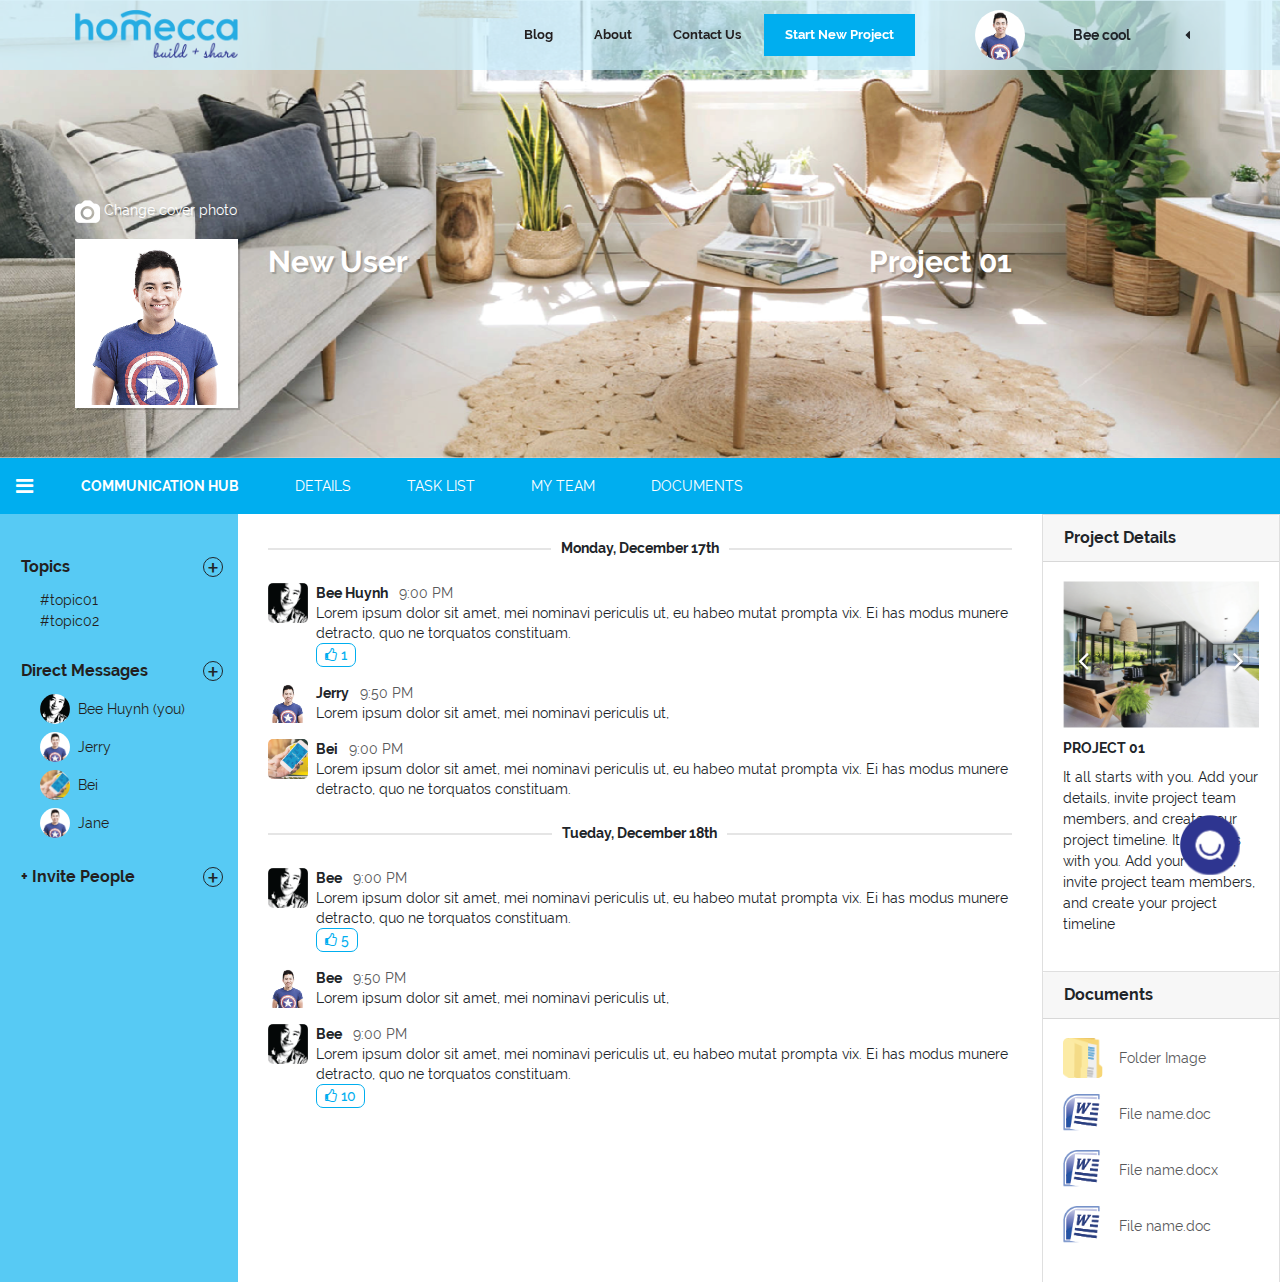
<file: communication.html>
<!doctype html>
<!--[if lt IE 7]>
<html class="no-js lt-ie9 lt-ie8 lt-ie7" lang=""> <![endif]-->
<!--[if IE 7]>
<html class="no-js lt-ie9 lt-ie8" lang=""> <![endif]-->
<!--[if IE 8]>
<html class="no-js lt-ie9" lang=""> <![endif]-->
<!--[if gt IE 8]><!-->
<html class="no-js" lang=""> <!--<![endif]-->
<head>
    <meta charset="utf-8">
    <meta http-equiv="X-UA-Compatible" content="IE=edge,chrome=1">
    <title>CCA website</title>
    <meta name="description" content="">
    <meta name="viewport" content="width=device-width, initial-scale=1">

    <link rel="stylesheet" href="assets/css/normalize.min.css">
    <link rel="stylesheet" href="assets/css/bootstrap.min.css">
    <link rel="stylesheet" href="assets/css/font-awesome.min.css"> <!--Icon symbol-->
    <!--<link rel="stylesheet" href="assets/css/animate.min.css">-->
    <link rel="stylesheet" href="assets/css/owl.carousel.min.css"> <!--Slider-->
    <link rel="stylesheet" href="assets/css/owl.theme.default.min.css"> <!--Slider-->
    <link rel="stylesheet" href="assets/css/aos.css"> <!--Animation-->
    <link rel="stylesheet" href="assets/css/jquery.fancybox.min.css"> <!--Popup video-->
    <link rel="stylesheet" href="assets/css/main.css"> <!--Custom css-->

    <script src="assets/js/vendor/modernizr-2.8.3-respond-1.4.2.min.js"></script>
</head>
<body>
<div class="overlay_menu"></div>
<div class="menu_mobile d-block d-md-none bg-blue">
    <div class="d-flex h-100 justify-content-center flex-column">
        <ul>
            <li><a href="">Blog</a></li>
            <li><a href="">About</a></li>
            <li><a href="">Contact Us</a></li>
            <li><a href="new-project-1.html">Start New Project</a></li>
        </ul>
    </div>
</div>
<header id="header_site" class="fixed-top bg-gray">
    <div class="container">
        <div class="row">
            <div class="col-md-2 col-6">
                <a href="index.html">
                    <img src="assets/images/logodashboard.png" class="img-fluid" alt="">
                </a>
            </div>
            <div class="col-md-7 d-none d-md-block">
                <div class="d-flex align-items-center h-100 justify-content-end">
                    <ul class="m-0 list-inline ff-bold fs-13">
                        <li class="list-inline-item"><a href="">Blog</a></li>
                        <li class="list-inline-item"><a href="">About</a></li>
                        <li class="list-inline-item"><a href="">Contact Us</a></li>
                    </ul>
                    <a href="new-project-1.html" class="btn btn-blue ml-2 fs-13 ff-bold">Start New Project</a>
                </div>
            </div>
            <div class="col-6 d-block d-md-none">
                <div class="d-flex h-100 justify-content-center text-right fs-60 flex-column">
                    <a href="javascript:;" class="cl-blue menu-mobile">
                        <i class="fa fa-bars" aria-hidden="true"></i>
                    </a>
                </div>
            </div>
            <div class="col-md-3 d-none d-md-block">
                <div class="d-flex menu_user align-items-center h-100 mt-3 mt-md-0">
                    <div class="user avt_circle">
                        <a href="">
                            <img src="assets/images/avt.png" class="img-fluid rounded" alt="">
                        </a>
                    </div>
                    <span class="ff-bold ml-5">Bee cool</span>
                    <ul class="sub_menu list-unstyled">
                        <li><a href="pro-profile.html"><img src="assets/images/profileicon.svg" class="img-fluid"
                                                            alt="">My Profile</a>
                        </li>
                        <li><a href="project.html"><img src="assets/images/projecticon.svg" class="img-fluid" alt="">My
                            Project</a>
                        </li>
                        <li><a href=""><img src="assets/images/teamicon.svg" class="img-fluid" alt="">My Team</a></li>
                        <li><a href="document.html"><img src="assets/images/documenticon.svg" class="img-fluid" alt="">My
                            Document</a></li>
                        <li><a href=""><img src="assets/images/messagesicon.svg" class="img-fluid" alt="">My
                            Messages</a></li>
                        <li><a href=""><img src="assets/images/logouticon.svg" class="img-fluid" alt="">Logout</a></li>
                    </ul>
                </div>

            </div>
        </div>
    </div>
</header>
<div class="cover-dashboard">
    <div class="cover-profile">
        <img src="assets/images/cover.png" class="img-fluid" alt="">
    </div>
    <div class="container">
        <a href="" class="text-white mb-3 d-inline-block">
            <img src="assets/images/photo.png" class="img-fluid w20" alt=""> Change cover photo
        </a>
        <div class="row">
            <div class="col-md-2 col-6">
                <div class="avatar img-square">
                    <img src="assets/images/avt.png" class="img-fluid" alt="">
                </div>
            </div>
            <div class="col-md-8 mt-3 mt-md-0">
                <div class="row">
                    <div class="col-6">
                        <div class="text-white d-flex h-100 align-items-center ff-bold fs-34">
                            New User
                        </div>
                    </div>
                    <div class="col-6">
                        <div class="text-white d-flex h-100 align-items-center justify-content-end ff-bold fs-34">
                            Project 01
                        </div>
                    </div>
                </div>
            </div>

            <div class="col-md-2"></div>
        </div>
    </div>
</div>
<div class="menu_second">
    <nav class="navbar navbar-expand-lg bg-blue">
        <a class="navbar-brand" href="javascript:;"><i class="fa fa-bars" aria-hidden="true"></i></a>

        <button class="navbar-toggler" type="button" data-toggle="collapse" data-target="#navbarSupportedContent" aria-controls="navbarSupportedContent" aria-expanded="false" aria-label="Toggle navigation">
            <i class="fa fa-bars" aria-hidden="true"></i>
        </button>

        <div class="collapse navbar-collapse" id="navbarSupportedContent">
            <ul class="navbar-nav mr-auto">
                <li class="nav-item active">
                    <a class="nav-link" href="communication.html">COMMUNICATION HUB</a>
                </li>
                <li class="nav-item">
                    <a class="nav-link" href="project-detail.html">DETAILS</a>
                </li>
                <li class="nav-item">
                    <a class="nav-link" href="task-list.html">TASK LIST</a>
                </li>
                <li class="nav-item">
                    <a class="nav-link" href="#">MY TEAM</a>
                </li>
                <li class="nav-item">
                    <a class="nav-link" href="document.html">DOCUMENTS</a>
                </li>
            </ul>
        </div>
    </nav>
</div>
<div class="content-work">
    <div class="container-fluid p-0">
        <div class="row m-0">
            <div class="col-md-2ct p-0">
                <div class="bg-blue2 left-info h-100">
                    <div class="accordion" id="accord-01">
                        <div class="card border-0 bg-transparent">
                            <h2 class="mb-0">
                                <a class="btn btn-link btn-block text-left" href="javascript:;" data-toggle="collapse" data-target="#collapse-01" aria-expanded="true" aria-controls="collapse-01">
                                    Topics
                                </a>
                            </h2>

                            <div id="collapse-01" class="collapse show" aria-labelledby="headingOne" data-parent="#accord-01">
                                <ul>
                                    <li><a href="">#topic01</a></li>
                                    <li><a href="">#topic02</a></li>
                                </ul>
                            </div>
                        </div>
                    </div>
                    <div class="accordion" id="accord-02">
                        <div class="card border-0 bg-transparent">
                            <h2 class="mb-0">
                                <a class="btn btn-link btn-block text-left" href="javascript:;" data-toggle="collapse" data-target="#collapse-02" aria-expanded="true" aria-controls="collapse-02">
                                    Direct Messages
                                </a>
                            </h2>

                            <div id="collapse-02" class="collapse show" aria-labelledby="headingOne" data-parent="#accord-02">
                                <ul>
                                    <li>
                                        <a href="" class="d-flex align-items-center mb-2">
                                            <div class="avt_circle w30">
                                                <img src="assets/images/avtpro.png" class="rounded" alt="">
                                            </div>
                                            <div class="ml-2 mr-2">Bee Huynh (you)</div>
                                        </a>
                                        <div class="remove">+</div>
                                    </li>
                                    <li>
                                        <a href="" class="d-flex align-items-center mb-2">
                                        <div class="avt_circle w30">
                                            <img src="assets/images/avt.png" class="rounded" alt="">
                                        </div>
                                        <div class="ml-2 mr-2">Jerry</div>
                                        </a>
                                        <div class="remove">+</div>
                                    </li>
                                    <li>
                                        <a href="" class="d-flex align-items-center mb-2">
                                        <div class="avt_circle w30">
                                            <img src="assets/images/support.png" class="rounded" alt="">
                                        </div>
                                        <div class="ml-2 mr-2">Bei</div>
                                        </a>
                                        <div class="remove">+</div>
                                    </li>
                                    <li>
                                        <a href="" class="d-flex align-items-center mb-2">
                                        <div class="avt_circle w30">
                                            <img src="assets/images/avt.png" class="rounded" alt="">
                                        </div>
                                        <div class="ml-2 mr-2">Jane</div>
                                        </a>
                                        <div class="remove">+</div>
                                    </li>
                                </ul>
                            </div>
                        </div>
                    </div>
                    <div class="accordion" id="accord-03">
                        <div class="card border-0 bg-transparent">
                            <h2 class="mb-0">
                                <a class="btn btn-link btn-block text-left" href="">
                                    + Invite People
                                </a>
                            </h2>
                        </div>
                    </div>
                </div>
            </div>
            <div class="col-md-8ct p-0">
                <div class="content-area">
                    <div class="date-message text-center mt-4 mb-4 ff-bold">
                        <span>Monday, December 17th</span>
                    </div>
                    <div class="comment mb-3">
                        <div class="d-flex">
                            <div class="avt w50 mr-2">
                                <img src="assets/images/avtpro.png" class="img-fluid" alt="">
                            </div>
                            <div class="block-content">
                                <div class="name ff-bold">
                                    Bee Huynh <span class="ff-regular cl-gray ml-2">9:00 PM</span>
                                </div>
                                <div class="message">
                                    Lorem ipsum dolor sit amet, mei nominavi periculis ut, eu habeo mutat prompta vix. Ei has modus munere detracto, quo ne torquatos constituam.
                                </div>
                                <a class="like ff-medium" href="">
                                    <i class="fa fa-thumbs-o-up" aria-hidden="true"></i> 1
                                </a>
                            </div>
                        </div>
                    </div>
                    <div class="comment mb-3">
                        <div class="d-flex">
                            <div class="avt w50 mr-2">
                                <img src="assets/images/avt.png" class="img-fluid" alt="">
                            </div>
                            <div class="block-content">
                                <div class="name ff-bold">
                                    Jerry <span class="ff-regular cl-gray ml-2">9:50 PM</span>
                                </div>
                                <div class="message">
                                    Lorem ipsum dolor sit amet, mei nominavi periculis ut,
                                </div>
                            </div>
                        </div>
                    </div>
                    <div class="comment mb-3">
                        <div class="d-flex">
                            <div class="avt w50 mr-2">
                                <img src="assets/images/support.png" class="img-fluid" alt="">
                            </div>
                            <div class="block-content">
                                <div class="name ff-bold">
                                    Bei <span class="ff-regular cl-gray ml-2">9:00 PM</span>
                                </div>
                                <div class="message">
                                    Lorem ipsum dolor sit amet, mei nominavi periculis ut, eu habeo mutat prompta vix. Ei has modus munere detracto, quo ne torquatos constituam.
                                </div>
                            </div>
                        </div>
                    </div>
                    <div class="date-message text-center mt-4 mb-4 ff-bold">
                        <span>Tueday, December 18th</span>
                    </div>
                    <div class="comment mb-3">
                        <div class="d-flex">
                            <div class="avt w50 mr-2">
                                <img src="assets/images/avtpro.png" class="img-fluid" alt="">
                            </div>
                            <div class="block-content">
                                <div class="name ff-bold">
                                    Bee <span class="ff-regular cl-gray ml-2">9:00 PM</span>
                                </div>
                                <div class="message">
                                    Lorem ipsum dolor sit amet, mei nominavi periculis ut, eu habeo mutat prompta vix. Ei has modus munere detracto, quo ne torquatos constituam.
                                </div>
                                <a class="like ff-medium" href="">
                                    <i class="fa fa-thumbs-o-up" aria-hidden="true"></i> 5
                                </a>
                            </div>
                        </div>
                    </div>
                    <div class="comment mb-3">
                        <div class="d-flex">
                            <div class="avt w50 mr-2">
                                <img src="assets/images/avt.png" class="img-fluid" alt="">
                            </div>
                            <div class="block-content">
                                <div class="name ff-bold">
                                    Bee <span class="ff-regular cl-gray ml-2">9:50 PM</span>
                                </div>
                                <div class="message">
                                    Lorem ipsum dolor sit amet, mei nominavi periculis ut,
                                </div>
                            </div>
                        </div>
                    </div>
                    <div class="comment mb-3">
                        <div class="d-flex">
                            <div class="avt w50 mr-2">
                                <img src="assets/images/avtpro.png" class="img-fluid" alt="">
                            </div>
                            <div class="block-content">
                                <div class="name ff-bold">
                                    Bee <span class="ff-regular cl-gray ml-2">9:00 PM</span>
                                </div>
                                <div class="message">
                                    Lorem ipsum dolor sit amet, mei nominavi periculis ut, eu habeo mutat prompta vix. Ei has modus munere detracto, quo ne torquatos constituam.
                                </div>
                                <a class="like ff-medium" href="">
                                    <i class="fa fa-thumbs-o-up" aria-hidden="true"></i> 10
                                </a>
                            </div>
                        </div>
                    </div>
                </div>
            </div>
            <div class="col-md-2ct p-0">
                <div class="right-info">
                    <div class="accordion" id="projectdetail">
                        <div class="card">
                            <div class="card-header" id="headingproject">
                                <h2 class="mb-0">
                                    <a class="btn btn-link" data-toggle="collapse" data-target="#projectcoll" aria-expanded="true" aria-controls="projectcoll">
                                        Project Details
                                    </a>
                                </h2>
                            </div>

                            <div id="projectcoll" class="collapse show" aria-labelledby="headingproject" data-parent="#projectdetail">
                                <div class="card-body">
                                    <div class="slidesidebar owl-carousel owl-theme">
                                        <div class="item">
                                            <a data-fancybox="gallery" href="assets/images/project1.png">
                                                <img src="assets/images/project1.png" class="img-fluid" alt="">
                                            </a>
                                        </div>
                                        <div class="item">
                                            <a data-fancybox="gallery" href="assets/images/project2.png">
                                                <img src="assets/images/project2.png" class="img-fluid" alt="">
                                            </a>
                                        </div>
                                        <div class="item">
                                            <a data-fancybox="gallery" href="assets/images/project3.png">
                                                <img src="assets/images/project3.png" class="img-fluid" alt="">
                                            </a>
                                        </div>
                                    </div>
                                    <div class="fs-12 ff-bold mt-2 mb-2">
                                        PROJECT 01
                                    </div>
                                    <p>It all starts with you. Add your details, invite project team members, and create your project timeline. It all starts with you. Add your details, invite project team members, and create your project timeline</p>
                                </div>
                            </div>
                        </div>
                    </div>
                    <div class="accordion" id="document">
                        <div class="card">
                            <div class="card-header" id="headingdocument">
                                <h2 class="mb-0">
                                    <a class="btn btn-link" data-toggle="collapse" data-target="#documentcoll" aria-expanded="true" aria-controls="documentcoll">
                                        Documents
                                    </a>
                                </h2>
                            </div>

                            <div id="documentcoll" class="collapse show" aria-labelledby="headingdocument" data-parent="#document">
                                <div class="card-body">
                                    <a class="d-flex document-item align-items-center mb-3 h-100" href="">
                                        <div class="icon">
                                            <img src="assets/images/folder.png" class="img-fluid" alt="">
                                        </div>
                                        <span class="name ml-3">Folder Image</span>
                                    </a>
                                    <a class="d-flex document-item align-items-center mb-3 h-100" href="">
                                        <div class="icon">
                                            <img src="assets/images/word.png" class="img-fluid" alt="">
                                        </div>
                                        <span class="name ml-3">File name.doc</span>
                                    </a>
                                    <a class="d-flex document-item align-items-center mb-3 h-100" href="">
                                        <div class="icon">
                                            <img src="assets/images/word.png" class="img-fluid" alt="">
                                        </div>
                                        <span class="name ml-3">File name.docx</span>
                                    </a>
                                    <a class="d-flex document-item align-items-center mb-3 h-100" href="">
                                        <div class="icon">
                                            <img src="assets/images/word.png" class="img-fluid" alt="">
                                        </div>
                                        <span class="name ml-3">File name.doc</span>
                                    </a>
                                </div>
                            </div>
                        </div>
                    </div>
                </div>
            </div>
        </div>
    </div>
</div>
<!--End .content_dashboard-->

<div class="chat_online">
    <img src="assets/images/chaticon.png" class="img-fluid" alt="">
</div>
<!--Chat icon-->
<!-- jQuery (necessary for Bootstrap's JavaScript plugins) -->
<script src="https://ajax.googleapis.com/ajax/libs/jquery/3.2.1/jquery.min.js"></script>
<!-- Include all compiled plugins (below), or include individual files as needed -->
<script type="text/javascript" src="assets/js/bootstrap.bundle.min.js"></script>
<script type="text/javascript" src="assets/js/owl.carousel.min.js"></script> <!--Slider-->
<script type="text/javascript" src="assets/js/aos.js"></script> <!--Animation-->
<script type="text/javascript" src="assets/js/jquery.fancybox.min.js"></script> <!--Popup video-->
<script type="text/javascript" src="assets/js/main.js"></script> <!--Custom js-->
</body>
</html>
</file>
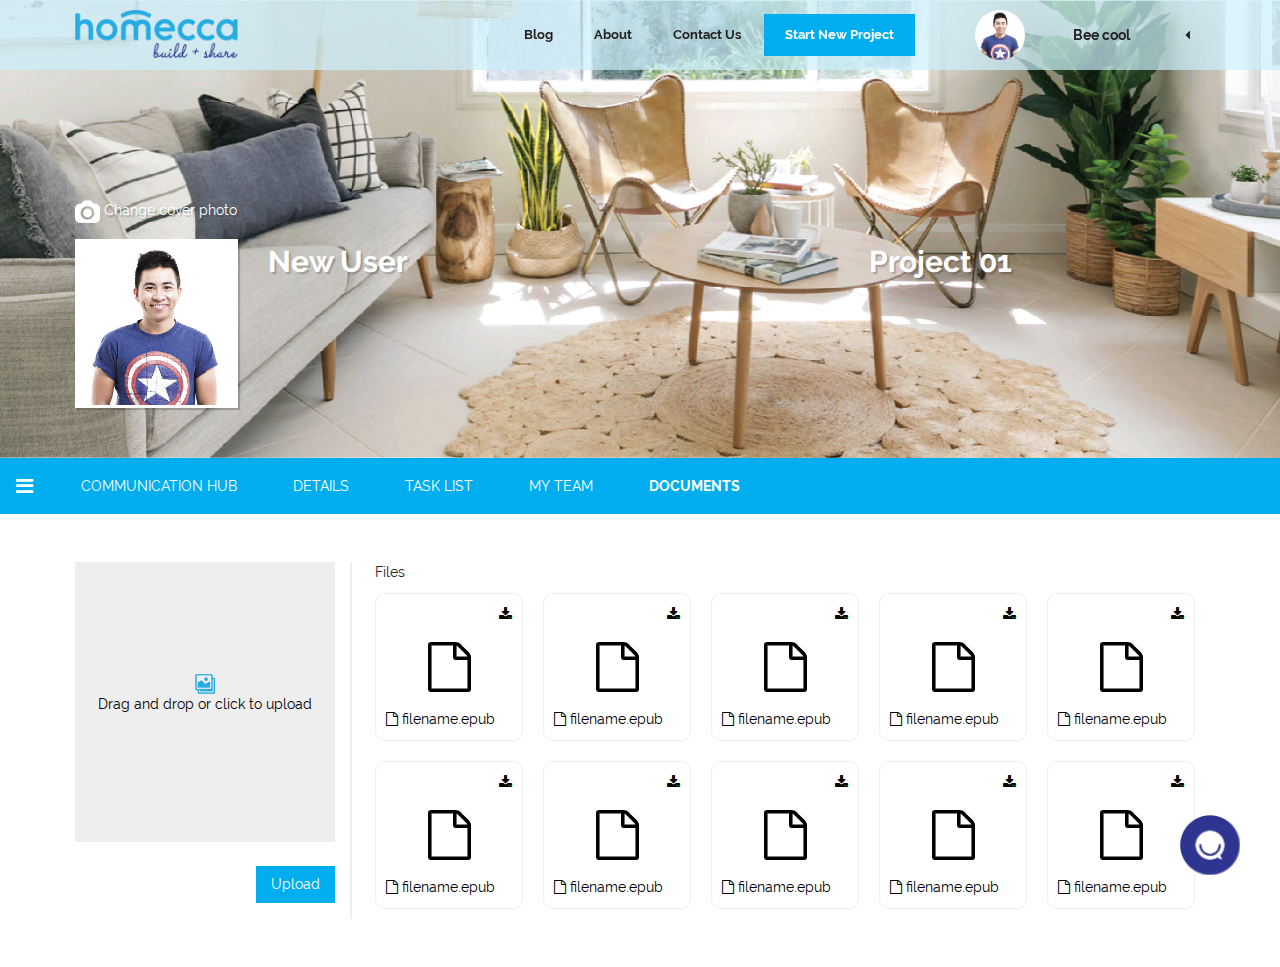
<file: document.html>
<!doctype html>
<!--[if lt IE 7]>
<html class="no-js lt-ie9 lt-ie8 lt-ie7" lang=""> <![endif]-->
<!--[if IE 7]>
<html class="no-js lt-ie9 lt-ie8" lang=""> <![endif]-->
<!--[if IE 8]>
<html class="no-js lt-ie9" lang=""> <![endif]-->
<!--[if gt IE 8]><!-->
<html class="no-js" lang=""> <!--<![endif]-->
<head>
    <meta charset="utf-8">
    <meta http-equiv="X-UA-Compatible" content="IE=edge,chrome=1">
    <title>CCA website</title>
    <meta name="description" content="">
    <meta name="viewport" content="width=device-width, initial-scale=1">

    <link rel="stylesheet" href="assets/css/normalize.min.css">
    <link rel="stylesheet" href="assets/css/bootstrap.min.css">
    <link rel="stylesheet" href="assets/css/font-awesome.min.css"> <!--Icon symbol-->
    <!--<link rel="stylesheet" href="assets/css/animate.min.css">-->
    <link rel="stylesheet" href="assets/css/owl.carousel.min.css"> <!--Slider-->
    <link rel="stylesheet" href="assets/css/owl.theme.default.min.css"> <!--Slider-->
    <link rel="stylesheet" href="assets/css/aos.css"> <!--Animation-->
    <link rel="stylesheet" href="assets/css/jquery.fancybox.min.css"> <!--Popup video-->
    <link rel="stylesheet" href="assets/css/main.css"> <!--Custom css-->

    <script src="assets/js/vendor/modernizr-2.8.3-respond-1.4.2.min.js"></script>
</head>
<body>
<div class="overlay_menu"></div>
<div class="menu_mobile d-block d-md-none bg-blue">
    <div class="d-flex h-100 justify-content-center flex-column">
        <ul>
            <li><a href="">For Home Owners</a></li>
            <li><a href="">For Professionals</a></li>
            <li><a href="">Start New Project</a></li>
            <li><a href="">Sign In</a></li>
            <li><a href="">Download</a></li>
        </ul>
    </div>
</div>
<header id="header_site" class="fixed-top bg-gray">
    <div class="container">
        <div class="row">
            <div class="col-md-2 col-6">
                <a href="index.html">
                    <img src="assets/images/logodashboard.png" class="img-fluid" alt="">
                </a>
            </div>
            <div class="col-md-7 d-none d-md-block">
                <div class="d-flex align-items-center h-100 justify-content-end">
                    <ul class="m-0 list-inline ff-bold fs-13">
                        <li class="list-inline-item"><a href="">Blog</a></li>
                        <li class="list-inline-item"><a href="">About</a></li>
                        <li class="list-inline-item"><a href="">Contact Us</a></li>
                    </ul>
                    <a href="new-project-1.html" class="btn btn-blue ml-2 fs-13 ff-bold">Start New Project</a>
                </div>
            </div>
            <div class="col-6 d-block d-md-none">
                <div class="d-flex h-100 justify-content-center text-right fs-60 flex-column">
                    <a href="javascript:;" class="cl-blue menu-mobile">
                        <i class="fa fa-bars" aria-hidden="true"></i>
                    </a>
                </div>
            </div>
            <div class="col-md-3 d-none d-md-block">
                <div class="d-flex menu_user align-items-center h-100 mt-3 mt-md-0">
                    <div class="user avt_circle">
                        <a href="">
                            <img src="assets/images/avt.png" class="img-fluid rounded" alt="">
                        </a>
                    </div>
                    <span class="ff-bold ml-5">Bee cool</span>
                    <ul class="sub_menu list-unstyled">
                        <li><a href="pro-profile.html"><img src="assets/images/profileicon.svg" class="img-fluid"
                                                            alt="">My Profile</a>
                        </li>
                        <li><a href="project.html"><img src="assets/images/projecticon.svg" class="img-fluid" alt="">My
                            Project</a>
                        </li>
                        <li><a href=""><img src="assets/images/teamicon.svg" class="img-fluid" alt="">My Team</a></li>
                        <li><a href="document.html"><img src="assets/images/documenticon.svg" class="img-fluid" alt="">My
                            Document</a></li>
                        <li><a href=""><img src="assets/images/messagesicon.svg" class="img-fluid" alt="">My
                            Messages</a></li>
                        <li><a href=""><img src="assets/images/logouticon.svg" class="img-fluid" alt="">Logout</a></li>
                    </ul>
                </div>

            </div>
        </div>
    </div>
</header>
<div class="cover-dashboard">
    <div class="cover-profile">
        <img src="assets/images/cover.png" class="img-fluid" alt="">
    </div>
    <div class="container">
        <a href="" class="text-white mb-3 d-inline-block">
            <img src="assets/images/photo.png" class="img-fluid w20" alt=""> Change cover photo
        </a>
        <div class="row">
            <div class="col-md-2 col-6">
                <div class="avatar img-square">
                    <img src="assets/images/avt.png" class="img-fluid" alt="">
                </div>
            </div>
            <div class="col-md-8 mt-3 mt-md-0">
                <div class="row">
                    <div class="col-6">
                        <div class="text-white d-flex h-100 align-items-center ff-bold fs-34">
                            New User
                        </div>
                    </div>
                    <div class="col-6">
                        <div class="text-white d-flex h-100 align-items-center justify-content-end ff-bold fs-34">
                            Project 01
                        </div>
                    </div>
                </div>
            </div>

            <div class="col-md-2"></div>
        </div>
    </div>
</div>
<div class="menu_second">
    <nav class="navbar navbar-expand-lg bg-blue">
        <a class="navbar-brand" href="javascript:;"><i class="fa fa-bars" aria-hidden="true"></i></a>

        <button class="navbar-toggler" type="button" data-toggle="collapse" data-target="#navbarSupportedContent"
                aria-controls="navbarSupportedContent" aria-expanded="false" aria-label="Toggle navigation">
            <i class="fa fa-bars" aria-hidden="true"></i>
        </button>

        <div class="collapse navbar-collapse" id="navbarSupportedContent">
            <ul class="navbar-nav mr-auto">
                <li class="nav-item">
                    <a class="nav-link" href="communication.html">COMMUNICATION HUB</a>
                </li>
                <li class="nav-item">
                    <a class="nav-link" href="project-detail.html">DETAILS</a>
                </li>
                <li class="nav-item">
                    <a class="nav-link" href="task-list.html">TASK LIST</a>
                </li>
                <li class="nav-item">
                    <a class="nav-link" href="#">MY TEAM</a>
                </li>
                <li class="nav-item active">
                    <a class="nav-link" href="document.html">DOCUMENTS</a>
                </li>
            </ul>
        </div>
    </nav>
</div>
<div class="content-work">
    <div class="container">
        <div class="row">
            <div class="col-md-3">
                <div class="drag-upload mt-5">
                    <input id="drag-upload" type="file" class="form-control">
                    <div class="ibenic_file_upload_text text-center">
                        <img src="assets/images/image.png" class="img-fluid w20" alt="">
                        <p class="">
                            Drag and drop
                            or click to upload
                        </p>
                    </div>
                </div>
                <div class="text-right mt-4">
                    <a href="javascript:;" class="btn btn-upload btn-blue btn-sm" data-upload="drag-upload">Upload</a>
                </div>
            </div>
            <div class="col-md-9">
                <div class="content-file mb-5 mt-5">
                    <div class="title">
                        Files
                    </div>
                    <div class="list-file">
                        <div class="item-file">
                            <a href="">
                                <span class="dowload">
                                    <i class="fa fa-download" aria-hidden="true"></i>
                                </span>
                                <span class="icon">
                                    <i class="fa fa-file-o" aria-hidden="true"></i>
                                </span>
                                <span class="filename">
                                <i class="fa fa-file-o" aria-hidden="true"></i> filename.epub
                            </span>
                            </a>
                        </div>
                        <div class="item-file">
                            <a href="">
                                <span class="dowload">
                                    <i class="fa fa-download" aria-hidden="true"></i>
                                </span>
                                <span class="icon">
                                    <i class="fa fa-file-o" aria-hidden="true"></i>
                                </span>
                                <span class="filename">
                                <i class="fa fa-file-o" aria-hidden="true"></i> filename.epub
                            </span>
                            </a>
                        </div>
                        <div class="item-file">
                            <a href="">
                                <span class="dowload">
                                    <i class="fa fa-download" aria-hidden="true"></i>
                                </span>
                                <span class="icon">
                                    <i class="fa fa-file-o" aria-hidden="true"></i>
                                </span>
                                <span class="filename">
                                <i class="fa fa-file-o" aria-hidden="true"></i> filename.epub
                            </span>
                            </a>
                        </div>
                        <div class="item-file">
                            <a href="">
                                <span class="dowload">
                                    <i class="fa fa-download" aria-hidden="true"></i>
                                </span>
                                <span class="icon">
                                    <i class="fa fa-file-o" aria-hidden="true"></i>
                                </span>
                                <span class="filename">
                                <i class="fa fa-file-o" aria-hidden="true"></i> filename.epub
                            </span>
                            </a>
                        </div>
                        <div class="item-file">
                            <a href="">
                                <span class="dowload">
                                    <i class="fa fa-download" aria-hidden="true"></i>
                                </span>
                                <span class="icon">
                                    <i class="fa fa-file-o" aria-hidden="true"></i>
                                </span>
                                <span class="filename">
                                <i class="fa fa-file-o" aria-hidden="true"></i> filename.epub
                            </span>
                            </a>
                        </div>
                        <div class="item-file">
                            <a href="">
                                <span class="dowload">
                                    <i class="fa fa-download" aria-hidden="true"></i>
                                </span>
                                <span class="icon">
                                    <i class="fa fa-file-o" aria-hidden="true"></i>
                                </span>
                                <span class="filename">
                                <i class="fa fa-file-o" aria-hidden="true"></i> filename.epub
                            </span>
                            </a>
                        </div>
                        <div class="item-file">
                            <a href="">
                                <span class="dowload">
                                    <i class="fa fa-download" aria-hidden="true"></i>
                                </span>
                                <span class="icon">
                                    <i class="fa fa-file-o" aria-hidden="true"></i>
                                </span>
                                <span class="filename">
                                <i class="fa fa-file-o" aria-hidden="true"></i> filename.epub
                            </span>
                            </a>
                        </div>
                        <div class="item-file">
                            <a href="">
                                <span class="dowload">
                                    <i class="fa fa-download" aria-hidden="true"></i>
                                </span>
                                <span class="icon">
                                    <i class="fa fa-file-o" aria-hidden="true"></i>
                                </span>
                                <span class="filename">
                                <i class="fa fa-file-o" aria-hidden="true"></i> filename.epub
                            </span>
                            </a>
                        </div>
                        <div class="item-file">
                            <a href="">
                                <span class="dowload">
                                    <i class="fa fa-download" aria-hidden="true"></i>
                                </span>
                                <span class="icon">
                                    <i class="fa fa-file-o" aria-hidden="true"></i>
                                </span>
                                <span class="filename">
                                <i class="fa fa-file-o" aria-hidden="true"></i> filename.epub
                            </span>
                            </a>
                        </div>
                        <div class="item-file">
                            <a href="">
                                <span class="dowload">
                                    <i class="fa fa-download" aria-hidden="true"></i>
                                </span>
                                <span class="icon">
                                    <i class="fa fa-file-o" aria-hidden="true"></i>
                                </span>
                                <span class="filename">
                                <i class="fa fa-file-o" aria-hidden="true"></i> filename.epub
                            </span>
                            </a>
                        </div>
                    </div>


                </div>

            </div>
        </div>
    </div>
</div>
<!--End .content_dashboard-->

<div class="chat_online">
    <img src="assets/images/chaticon.png" class="img-fluid" alt="">
</div>
<!--Chat icon-->
<!-- jQuery (necessary for Bootstrap's JavaScript plugins) -->
<script src="https://ajax.googleapis.com/ajax/libs/jquery/3.2.1/jquery.min.js"></script>
<!-- Include all compiled plugins (below), or include individual files as needed -->
<script type="text/javascript" src="assets/js/bootstrap.bundle.min.js"></script>
<script type="text/javascript" src="assets/js/owl.carousel.min.js"></script> <!--Slider-->
<script type="text/javascript" src="assets/js/aos.js"></script> <!--Animation-->
<script type="text/javascript" src="assets/js/jquery.fancybox.min.js"></script> <!--Popup video-->
<script type="text/javascript" src="assets/js/main.js"></script> <!--Custom js-->
</body>
</html>
</file>
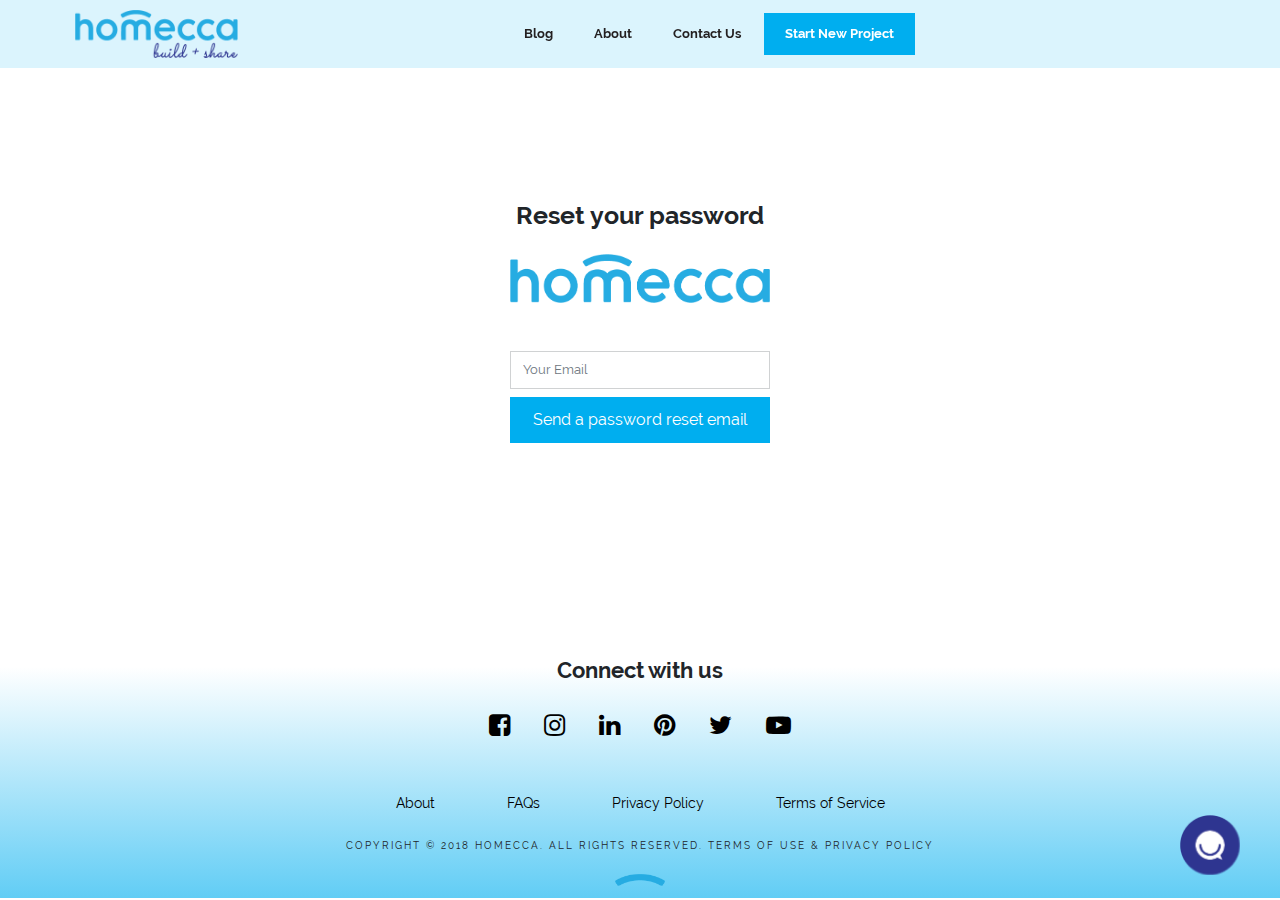
<file: forgotpassword.html>
<!doctype html>
<!--[if lt IE 7]>
<html class="no-js lt-ie9 lt-ie8 lt-ie7" lang=""> <![endif]-->
<!--[if IE 7]>
<html class="no-js lt-ie9 lt-ie8" lang=""> <![endif]-->
<!--[if IE 8]>
<html class="no-js lt-ie9" lang=""> <![endif]-->
<!--[if gt IE 8]><!-->
<html class="no-js" lang=""> <!--<![endif]-->
<head>
    <meta charset="utf-8">
    <meta http-equiv="X-UA-Compatible" content="IE=edge,chrome=1">
    <title>CCA website</title>
    <meta name="description" content="">
    <meta name="viewport" content="width=device-width, initial-scale=1">

    <link rel="stylesheet" href="assets/css/normalize.min.css">
    <link rel="stylesheet" href="assets/css/bootstrap.min.css">
    <link rel="stylesheet" href="assets/css/font-awesome.min.css"> <!--Icon symbol-->
    <!--<link rel="stylesheet" href="assets/css/animate.min.css">-->
    <link rel="stylesheet" href="assets/css/owl.carousel.min.css"> <!--Slider-->
    <link rel="stylesheet" href="assets/css/owl.theme.default.min.css"> <!--Slider-->
    <link rel="stylesheet" href="assets/css/aos.css"> <!--Animation-->
    <link rel="stylesheet" href="assets/css/jquery.fancybox.min.css"> <!--Popup video-->
    <link rel="stylesheet" href="assets/css/main.css"> <!--Custom css-->

    <script src="assets/js/vendor/modernizr-2.8.3-respond-1.4.2.min.js"></script>
</head>
<body>
<div class="overlay_menu"></div>
<div class="menu_mobile d-block d-md-none bg-blue">
    <div class="d-flex h-100 justify-content-center flex-column">
        <ul>
            <li><a href="">Blog</a></li>
            <li><a href="">About</a></li>
            <li><a href="">Contact Us</a></li>
            <li><a href="new-project-1.html">Start New Project</a></li>
        </ul>
    </div>
</div>
<header id="header_site" class="fixed-top bg-gray">
    <div class="container">
        <div class="row">
            <div class="col-md-2 col-6">
                <a href="index.html">
                    <img src="assets/images/logodashboard.png" class="img-fluid" alt="">
                </a>
            </div>
            <div class="col-md-7 d-none d-md-block">
                <div class="d-flex align-items-center h-100 justify-content-end">
                    <ul class="m-0 list-inline ff-bold fs-13">
                        <li class="list-inline-item"><a href="">Blog</a></li>
                        <li class="list-inline-item"><a href="">About</a></li>
                        <li class="list-inline-item"><a href="">Contact Us</a></li>
                    </ul>
                    <a href="new-project-1.html" class="btn btn-blue ml-2 fs-13 ff-bold">Start New Project</a>
                </div>
            </div>
            <div class="col-6 d-block d-md-none">
                <div class="d-flex h-100 justify-content-center text-right fs-60 flex-column">
                    <a href="javascript:;" class="cl-blue menu-mobile">
                        <i class="fa fa-bars" aria-hidden="true"></i>
                    </a>
                </div>
            </div>
        </div>
    </div>
</header>
<div class="login-content">
    <div class="container">
        <div class="row justify-content-center">
            <div class="col-md-3">
                <div class="row justify-content-center">
                    <div class="col-md-12 col-8">
                        <h1 class="text-center fs-29 mb-4">Reset your password</h1>
                        <img src="assets/images/logologin.png" class="img-fluid mb-5" alt="">
                    </div>
                </div>
                <form action="">
                    <input type="email" class="form-control mb-2" placeholder="Your Email">
                    <input type="submit" class="btn btn-block btn-blue mt-2 mb-3" value="Send a password reset email">
                </form>
            </div>
        </div>
    </div>
</div>
<!--End .project-->
<footer id="footer_site" class="pt-5 pb-2">
    <div class="container">
        <div class="text-center">
            <h4 class="fs-22 mb-4">Connect with us</h4>
            <div class="social fs-29 mb-5">
                <ul class="list-inline">
                    <li class="list-inline-item"><a href=""><i class="fa fa-facebook-square" aria-hidden="true"></i></a>
                    </li>
                    <li class="list-inline-item"><a href=""><i class="fa fa-instagram" aria-hidden="true"></i></a></li>
                    <li class="list-inline-item"><a href=""><i class="fa fa-linkedin" aria-hidden="true"></i></a></li>
                    <li class="list-inline-item"><a href=""><i class="fa fa-pinterest" aria-hidden="true"></i></a></li>
                    <li class="list-inline-item"><a href=""><i class="fa fa-twitter" aria-hidden="true"></i></a></li>
                    <li class="list-inline-item"><a href=""><i class="fa fa-youtube-play" aria-hidden="true"></i></a>
                    </li>
                </ul>
            </div>
            <div class="menu_ft mb-4">
                <ul class="list-inline">
                    <li class="list-inline-item"><a href="">About</a></li>
                    <li class="list-inline-item"><a href="">FAQs</a></li>
                    <li class="list-inline-item"><a href="">Privacy Policy</a></li>
                    <li class="list-inline-item"><a href="">Terms of Service</a></li>
                </ul>
            </div>
            <div class="copyright fs-10">
                COPYRIGHT © 2018 HOMECCA. ALL RIGHTS RESERVED. TERMS OF USE & PRIVACY POLICY
            </div>
            <div class="mt-3 im_bt">
                <img src="assets/images/fticon.png" class="img-fluid" alt="">
            </div>
        </div>
    </div>
</footer>
<div class="chat_online">
    <img src="assets/images/chaticon.png" class="img-fluid" alt="">
</div>
<!--Chat icon-->
<!-- jQuery (necessary for Bootstrap's JavaScript plugins) -->
<script src="https://ajax.googleapis.com/ajax/libs/jquery/3.2.1/jquery.min.js"></script>
<!-- Include all compiled plugins (below), or include individual files as needed -->
<script type="text/javascript" src="assets/js/bootstrap.bundle.min.js"></script>
<script type="text/javascript" src="assets/js/owl.carousel.min.js"></script> <!--Slider-->
<script type="text/javascript" src="assets/js/aos.js"></script> <!--Animation-->
<script type="text/javascript" src="assets/js/jquery.fancybox.min.js"></script> <!--Popup video-->
<script type="text/javascript" src="assets/js/main.js"></script> <!--Custom js-->
</body>
</html>
</file>
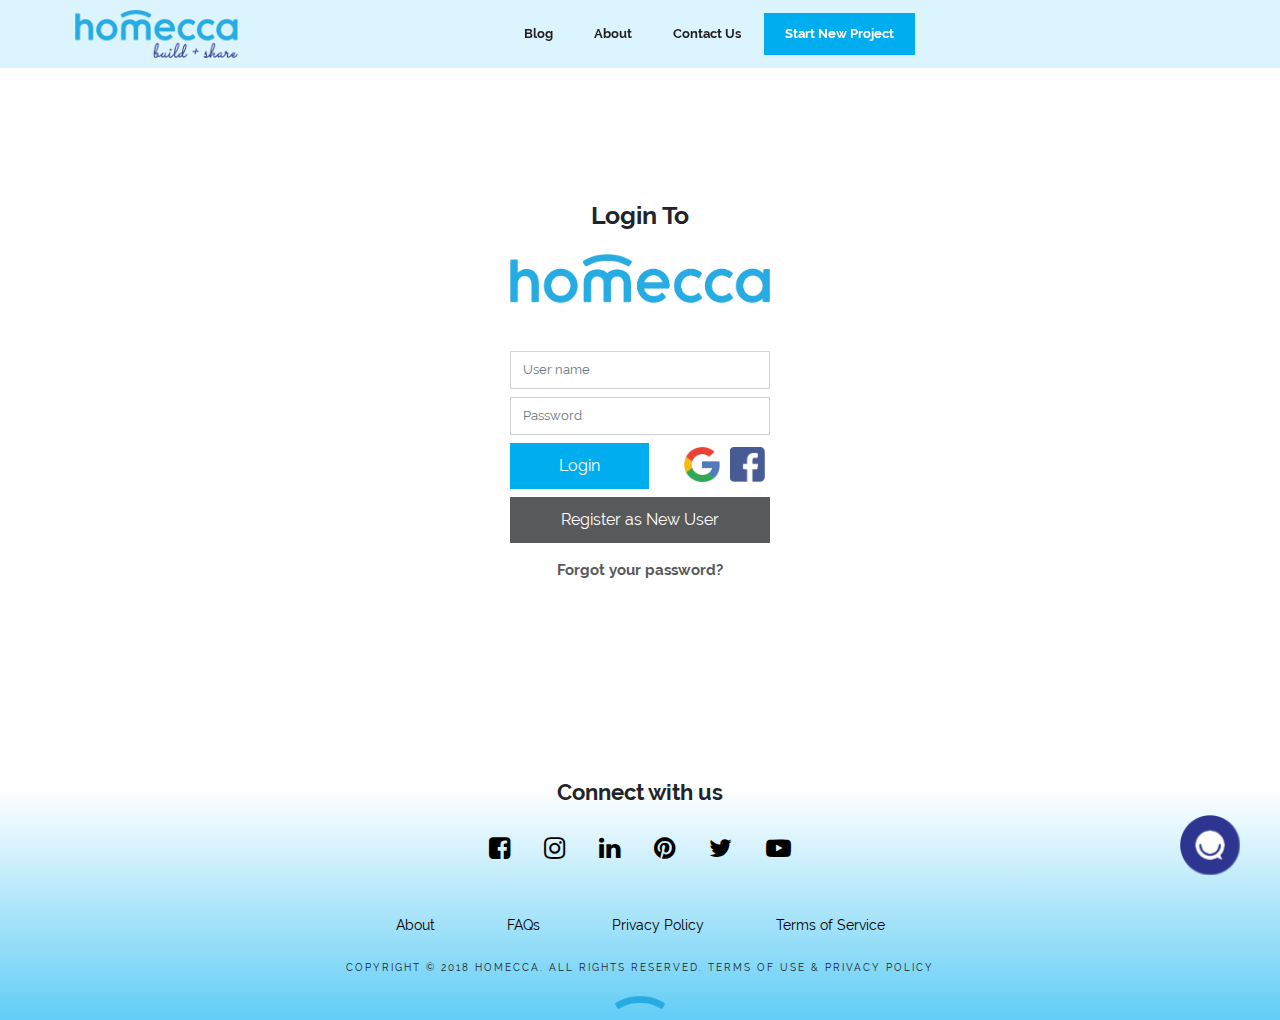
<file: login.html>
<!doctype html>
<!--[if lt IE 7]>
<html class="no-js lt-ie9 lt-ie8 lt-ie7" lang=""> <![endif]-->
<!--[if IE 7]>
<html class="no-js lt-ie9 lt-ie8" lang=""> <![endif]-->
<!--[if IE 8]>
<html class="no-js lt-ie9" lang=""> <![endif]-->
<!--[if gt IE 8]><!-->
<html class="no-js" lang=""> <!--<![endif]-->
<head>
    <meta charset="utf-8">
    <meta http-equiv="X-UA-Compatible" content="IE=edge,chrome=1">
    <title>CCA website</title>
    <meta name="description" content="">
    <meta name="viewport" content="width=device-width, initial-scale=1">

    <link rel="stylesheet" href="assets/css/normalize.min.css">
    <link rel="stylesheet" href="assets/css/bootstrap.min.css">
    <link rel="stylesheet" href="assets/css/font-awesome.min.css"> <!--Icon symbol-->
    <!--<link rel="stylesheet" href="assets/css/animate.min.css">-->
    <link rel="stylesheet" href="assets/css/owl.carousel.min.css"> <!--Slider-->
    <link rel="stylesheet" href="assets/css/owl.theme.default.min.css"> <!--Slider-->
    <link rel="stylesheet" href="assets/css/aos.css"> <!--Animation-->
    <link rel="stylesheet" href="assets/css/jquery.fancybox.min.css"> <!--Popup video-->
    <link rel="stylesheet" href="assets/css/main.css"> <!--Custom css-->

    <script src="assets/js/vendor/modernizr-2.8.3-respond-1.4.2.min.js"></script>
</head>
<body>
<div class="overlay_menu"></div>
<div class="menu_mobile d-block d-md-none bg-blue">
    <div class="d-flex h-100 justify-content-center flex-column">
        <ul>
            <li><a href="">Blog</a></li>
            <li><a href="">About</a></li>
            <li><a href="">Contact Us</a></li>
            <li><a href="new-project-1.html">Start New Project</a></li>
        </ul>
    </div>
</div>
<header id="header_site" class="fixed-top bg-gray">
    <div class="container">
        <div class="row">
            <div class="col-md-2 col-6">
                <a href="index.html">
                    <img src="assets/images/logodashboard.png" class="img-fluid" alt="">
                </a>
            </div>
            <div class="col-md-7 d-none d-md-block">
                <div class="d-flex align-items-center h-100 justify-content-end">
                    <ul class="m-0 list-inline ff-bold fs-13">
                        <li class="list-inline-item"><a href="">Blog</a></li>
                        <li class="list-inline-item"><a href="">About</a></li>
                        <li class="list-inline-item"><a href="">Contact Us</a></li>
                    </ul>
                    <a href="new-project-1.html" class="btn btn-blue ml-2 fs-13 ff-bold">Start New Project</a>
                </div>
            </div>
            <div class="col-6 d-block d-md-none">
                <div class="d-flex h-100 justify-content-center text-right fs-60 flex-column">
                    <a href="javascript:;" class="cl-blue menu-mobile">
                        <i class="fa fa-bars" aria-hidden="true"></i>
                    </a>
                </div>
            </div>
        </div>
    </div>
</header>
<div class="login-content">
    <div class="container">
        <div class="row justify-content-center">
            <div class="col-md-3">
                <div class="row justify-content-center">
                    <div class="col-md-12 col-8">
                        <h1 class="text-center fs-29 mb-4">Login To</h1>
                        <img src="assets/images/logologin.png" class="img-fluid mb-5" alt="">
                    </div>
                </div>

                <form action="">
                    <input type="text" class="form-control mb-2" placeholder="User name">
                    <input type="password" class="form-control mb-2" placeholder="Password">
                    <div class="row">
                        <div class="col-md-7">
                            <input type="submit" class="btn btn-blue btn-block" value="Login">
                        </div>
                        <div class="col-md-5">
                            <div class="d-flex justify-content-center h-100 text-center">

                                    <a href="" class="mt-1 logingg d-inline-block">
                                        <img src="assets/images/google.png" class="img-fluid" alt="">
                                    </a>
                                    <a href="" class="mt-1 loginface d-inline-block">
                                        <img src="assets/images/facebook.png" class="img-fluid" alt="">
                                    </a>
                            </div>
                        </div>
                    </div>
                    <a href="" class="btn btn-block btn-gray mt-2 mb-3">Register as New User</a>
                    <div class="text-center fs-15 ff-bold">
                        <a href="forgotpassword.html" class="cl-gray">Forgot your password?</a>
                    </div>
                </form>
            </div>
        </div>
    </div>
</div>
<!--End .project-->
<footer id="footer_site" class="pt-5 pb-2">
    <div class="container">
        <div class="text-center">
            <h4 class="fs-22 mb-4">Connect with us</h4>
            <div class="social fs-29 mb-5">
                <ul class="list-inline">
                    <li class="list-inline-item"><a href=""><i class="fa fa-facebook-square" aria-hidden="true"></i></a></li>
                    <li class="list-inline-item"><a href=""><i class="fa fa-instagram" aria-hidden="true"></i></a></li>
                    <li class="list-inline-item"><a href=""><i class="fa fa-linkedin" aria-hidden="true"></i></a></li>
                    <li class="list-inline-item"><a href=""><i class="fa fa-pinterest" aria-hidden="true"></i></a></li>
                    <li class="list-inline-item"><a href=""><i class="fa fa-twitter" aria-hidden="true"></i></a></li>
                    <li class="list-inline-item"><a href=""><i class="fa fa-youtube-play" aria-hidden="true"></i></a></li>
                </ul>
            </div>
            <div class="menu_ft mb-4">
                <ul class="list-inline">
                    <li class="list-inline-item"><a href="">About</a></li>
                    <li class="list-inline-item"><a href="">FAQs</a></li>
                    <li class="list-inline-item"><a href="">Privacy Policy</a></li>
                    <li class="list-inline-item"><a href="">Terms of Service</a></li>
                </ul>
            </div>
            <div class="copyright fs-10">
                COPYRIGHT © 2018 HOMECCA. ALL RIGHTS RESERVED. TERMS OF USE & PRIVACY POLICY
            </div>
                <div class="mt-3 im_bt">
                    <img src="assets/images/fticon.png" class="img-fluid" alt="">
                </div>
        </div>
    </div>
</footer>
<div class="chat_online">
    <img src="assets/images/chaticon.png" class="img-fluid" alt="">
</div>
<!--Chat icon-->
<!-- jQuery (necessary for Bootstrap's JavaScript plugins) -->
<script src="https://ajax.googleapis.com/ajax/libs/jquery/3.2.1/jquery.min.js"></script>
<!-- Include all compiled plugins (below), or include individual files as needed -->
<script type="text/javascript" src="assets/js/bootstrap.bundle.min.js"></script>
<script type="text/javascript" src="assets/js/owl.carousel.min.js"></script> <!--Slider-->
<script type="text/javascript" src="assets/js/aos.js"></script> <!--Animation-->
<script type="text/javascript" src="assets/js/jquery.fancybox.min.js"></script> <!--Popup video-->
<script type="text/javascript" src="assets/js/main.js"></script> <!--Custom js-->
</body>
</html>
</file>
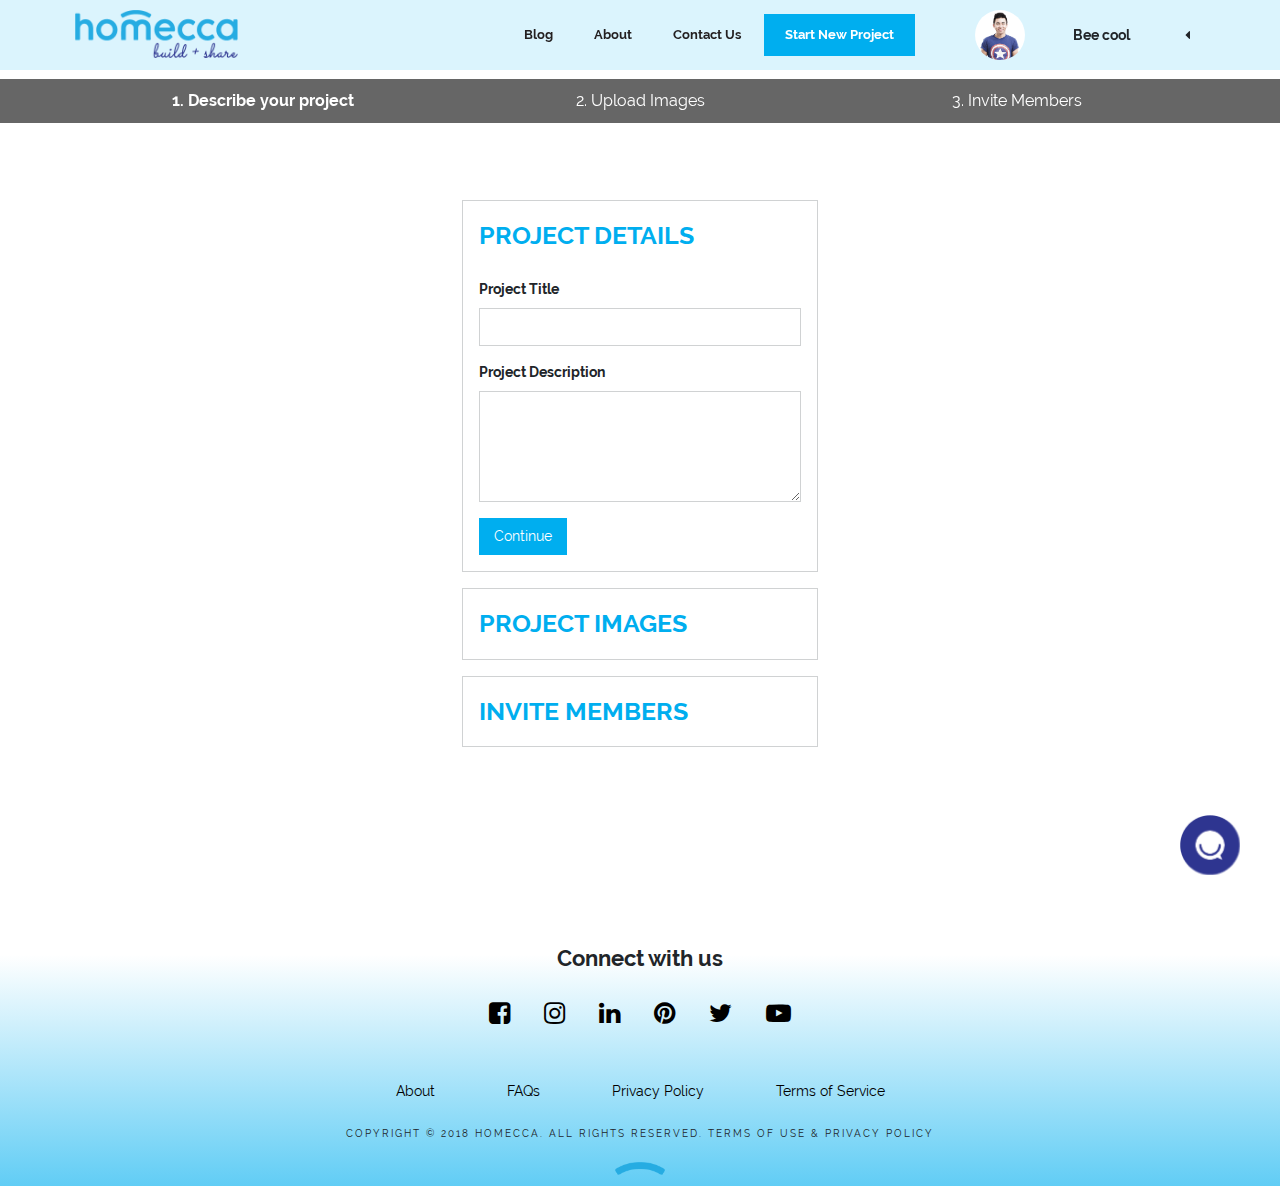
<file: new-project-1.html>
<!doctype html>
<!--[if lt IE 7]>
<html class="no-js lt-ie9 lt-ie8 lt-ie7" lang=""> <![endif]-->
<!--[if IE 7]>
<html class="no-js lt-ie9 lt-ie8" lang=""> <![endif]-->
<!--[if IE 8]>
<html class="no-js lt-ie9" lang=""> <![endif]-->
<!--[if gt IE 8]><!-->
<html class="no-js" lang=""> <!--<![endif]-->
<head>
    <meta charset="utf-8">
    <meta http-equiv="X-UA-Compatible" content="IE=edge,chrome=1">
    <title>CCA website</title>
    <meta name="description" content="">
    <meta name="viewport" content="width=device-width, initial-scale=1">

    <link rel="stylesheet" href="assets/css/normalize.min.css">
    <link rel="stylesheet" href="assets/css/bootstrap.min.css">
    <link rel="stylesheet" href="assets/css/font-awesome.min.css"> <!--Icon symbol-->
    <!--<link rel="stylesheet" href="assets/css/animate.min.css">-->
    <link rel="stylesheet" href="assets/css/owl.carousel.min.css"> <!--Slider-->
    <link rel="stylesheet" href="assets/css/owl.theme.default.min.css"> <!--Slider-->
    <link rel="stylesheet" href="assets/css/aos.css"> <!--Animation-->
    <link rel="stylesheet" href="assets/css/jquery.fancybox.min.css"> <!--Popup video-->
    <link rel="stylesheet" href="assets/css/main.css"> <!--Custom css-->

    <script src="assets/js/vendor/modernizr-2.8.3-respond-1.4.2.min.js"></script>
</head>
<body>
<div class="overlay_menu"></div>
<div class="menu_mobile d-block d-md-none bg-blue">
    <div class="d-flex h-100 justify-content-center flex-column">
        <ul>
            <li><a href="">Blog</a></li>
            <li><a href="">About</a></li>
            <li><a href="">Contact Us</a></li>
            <li><a href="new-project-1.html">Start New Project</a></li>
        </ul>
    </div>
</div>
<header id="header_site" class="fixed-top bg-gray">
    <div class="container">
        <div class="row">
            <div class="col-md-2 col-6">
                <a href="index.html">
                    <img src="assets/images/logodashboard.png" class="img-fluid" alt="">
                </a>
            </div>
            <div class="col-md-7 d-none d-md-block">
                <div class="d-flex align-items-center h-100 justify-content-end">
                    <ul class="m-0 list-inline ff-bold fs-13">
                        <li class="list-inline-item"><a href="">Blog</a></li>
                        <li class="list-inline-item"><a href="">About</a></li>
                        <li class="list-inline-item"><a href="">Contact Us</a></li>
                    </ul>
                    <a href="new-project-1.html" class="btn btn-blue ml-2 fs-13 ff-bold">Start New Project</a>
                </div>
            </div>
            <div class="col-6 d-block d-md-none">
                <div class="d-flex h-100 justify-content-center text-right fs-60 flex-column">
                    <a href="javascript:;" class="cl-blue menu-mobile">
                        <i class="fa fa-bars" aria-hidden="true"></i>
                    </a>
                </div>
            </div>
            <div class="col-md-3 d-none d-md-block">
                <div class="d-flex menu_user align-items-center h-100 mt-3 mt-md-0">
                    <div class="user avt_circle">
                        <a href="">
                            <img src="assets/images/avt.png" class="img-fluid rounded" alt="">
                        </a>
                    </div>
                    <span class="ff-bold ml-5">Bee cool</span>
                    <ul class="sub_menu list-unstyled">
                        <li><a href="pro-profile.html"><img src="assets/images/profileicon.svg" class="img-fluid"
                                                            alt="">My Profile</a>
                        </li>
                        <li><a href="project.html"><img src="assets/images/projecticon.svg" class="img-fluid" alt="">My
                            Project</a>
                        </li>
                        <li><a href=""><img src="assets/images/teamicon.svg" class="img-fluid" alt="">My Team</a></li>
                        <li><a href="document.html"><img src="assets/images/documenticon.svg" class="img-fluid" alt="">My
                            Document</a></li>
                        <li><a href=""><img src="assets/images/messagesicon.svg" class="img-fluid" alt="">My
                            Messages</a></li>
                        <li><a href=""><img src="assets/images/logouticon.svg" class="img-fluid" alt="">Logout</a></li>
                    </ul>
                </div>

            </div>
        </div>
    </div>
</header>
<div class="progress_bar">
    <div class="container">
        <ul>
            <li class="active">1. Describe your project</li>
            <li class="">2. Upload Images</li>
            <li class="">3. Invite Members</li>
        </ul>
    </div>
</div>
<div class="content_dashboard">

    <div class="container">
        <div class="row justify-content-center">
            <div class="col-md-4">
                <form action="">
                    <div class="p-3 border-gray step1 mb-3">
                        <div class="text-uppercase cl-blue ff-bold fs-29">
                            PROJECT DETAILS
                        </div>
                        <label for="project-title" class="ff-bold mt-4">Project Title</label>
                        <input type="text" class="form-control mb-3" name="project-title" id="project-title">
                        <label for="project-description" class="ff-bold">Project Description</label>
                        <textarea name="project-description" id="project-description" class="form-control mb-3" cols="30" rows="5"></textarea>
                        <a href="new-project-2.html" class="btn btn-blue btn-sm">Continue</a>
                    </div>
                    <div class="p-3 border-gray step2 mb-3">
                        <div class="text-uppercase cl-blue ff-bold fs-29">
                            PROJECT IMAGES
                        </div>
                    </div>
                    <div class="p-3 border-gray step3">
                        <div class="text-uppercase cl-blue ff-bold fs-29">
                            INVITE MEMBERS
                        </div>
                    </div>
                </form>
            </div>
        </div>
    </div>
</div>
<!--End .content_dashboard-->
<footer id="footer_site" class="pt-5 pb-2">
    <div class="container">
        <div class="text-center">
            <h4 class="fs-22 mb-4">Connect with us</h4>
            <div class="social fs-29 mb-5">
                <ul class="list-inline">
                    <li class="list-inline-item"><a href=""><i class="fa fa-facebook-square" aria-hidden="true"></i></a>
                    </li>
                    <li class="list-inline-item"><a href=""><i class="fa fa-instagram" aria-hidden="true"></i></a></li>
                    <li class="list-inline-item"><a href=""><i class="fa fa-linkedin" aria-hidden="true"></i></a></li>
                    <li class="list-inline-item"><a href=""><i class="fa fa-pinterest" aria-hidden="true"></i></a></li>
                    <li class="list-inline-item"><a href=""><i class="fa fa-twitter" aria-hidden="true"></i></a></li>
                    <li class="list-inline-item"><a href=""><i class="fa fa-youtube-play" aria-hidden="true"></i></a>
                    </li>
                </ul>
            </div>
            <div class="menu_ft mb-4">
                <ul class="list-inline">
                    <li class="list-inline-item"><a href="">About</a></li>
                    <li class="list-inline-item"><a href="">FAQs</a></li>
                    <li class="list-inline-item"><a href="">Privacy Policy</a></li>
                    <li class="list-inline-item"><a href="">Terms of Service</a></li>
                </ul>
            </div>
            <div class="copyright fs-10">
                COPYRIGHT © 2018 HOMECCA. ALL RIGHTS RESERVED. TERMS OF USE & PRIVACY POLICY
            </div>
            <div class="mt-3 im_bt">
                <img src="assets/images/fticon.png" class="img-fluid" alt="">
            </div>
        </div>
    </div>
</footer>
<div class="chat_online">
    <img src="assets/images/chaticon.png" class="img-fluid" alt="">
</div>
<!--Chat icon-->
<!-- jQuery (necessary for Bootstrap's JavaScript plugins) -->
<script src="https://ajax.googleapis.com/ajax/libs/jquery/3.2.1/jquery.min.js"></script>
<!-- Include all compiled plugins (below), or include individual files as needed -->
<script type="text/javascript" src="assets/js/bootstrap.bundle.min.js"></script>
<script type="text/javascript" src="assets/js/owl.carousel.min.js"></script> <!--Slider-->
<script type="text/javascript" src="assets/js/aos.js"></script> <!--Animation-->
<script type="text/javascript" src="assets/js/jquery.fancybox.min.js"></script> <!--Popup video-->
<script type="text/javascript" src="assets/js/main.js"></script> <!--Custom js-->
</body>
</html>
</file>
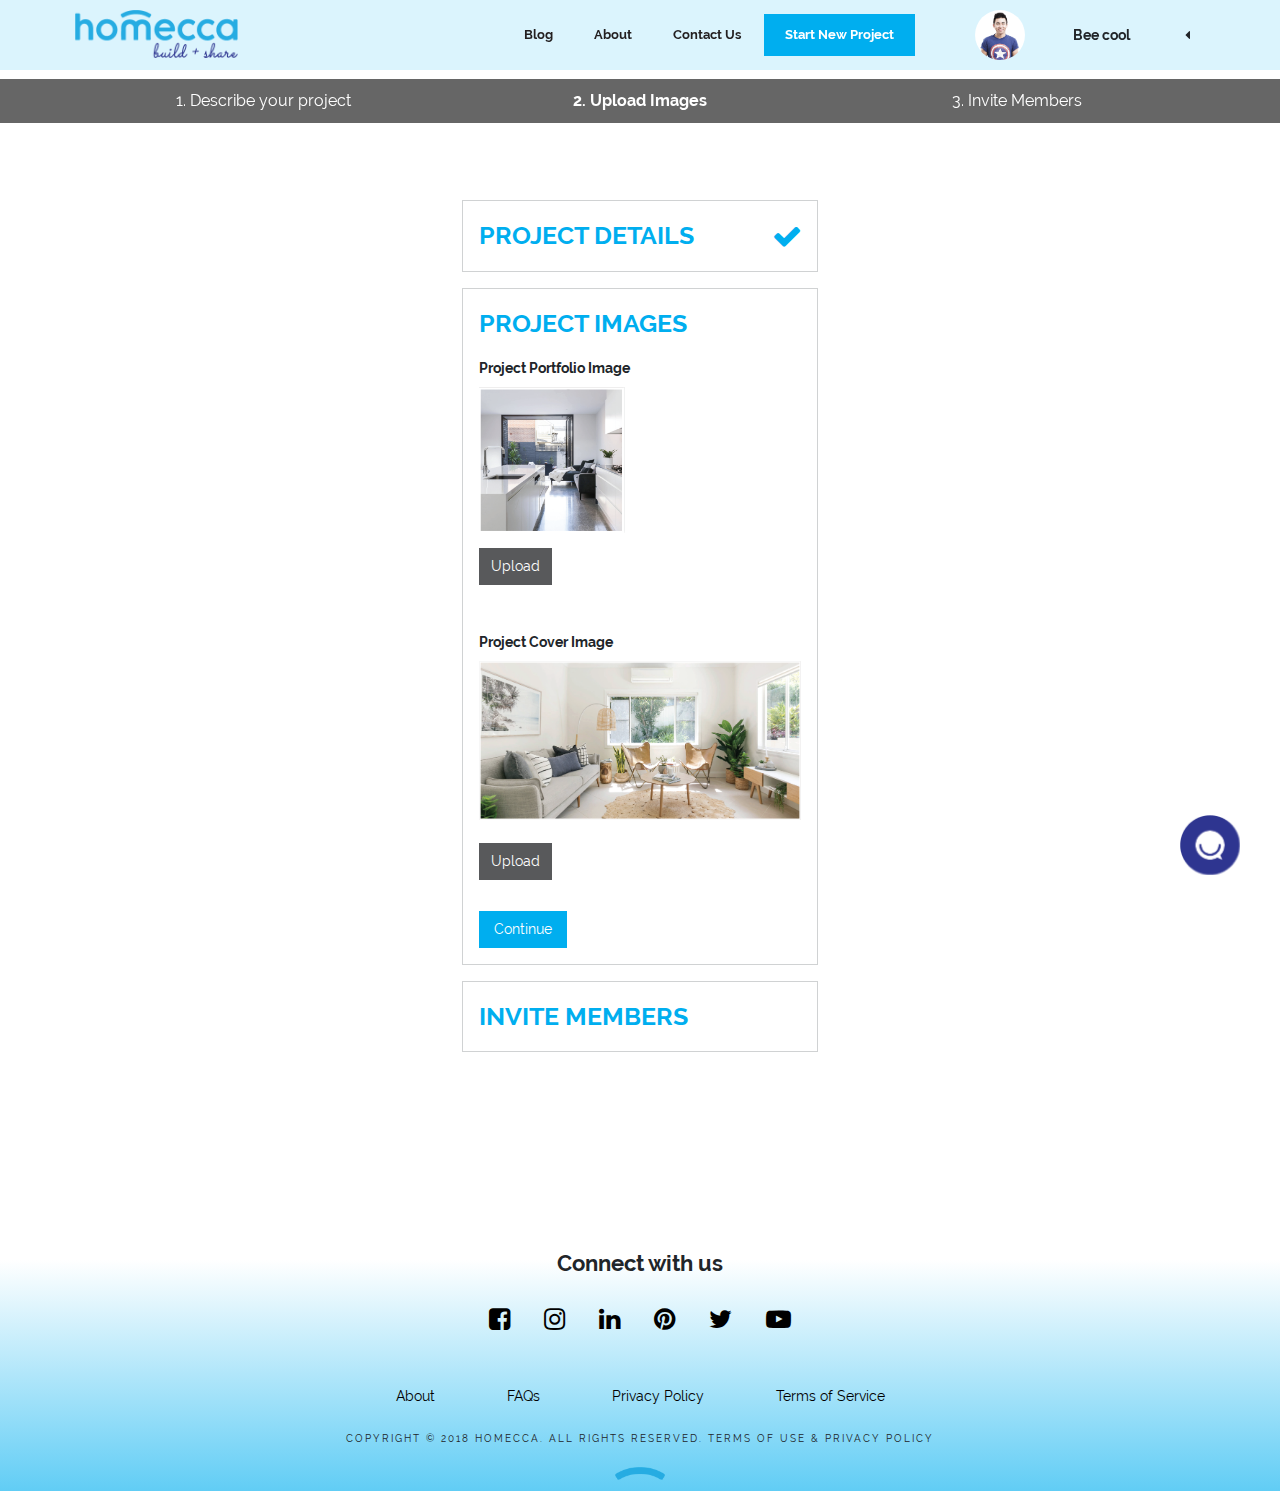
<file: new-project-2.html>
<!doctype html>
<!--[if lt IE 7]>
<html class="no-js lt-ie9 lt-ie8 lt-ie7" lang=""> <![endif]-->
<!--[if IE 7]>
<html class="no-js lt-ie9 lt-ie8" lang=""> <![endif]-->
<!--[if IE 8]>
<html class="no-js lt-ie9" lang=""> <![endif]-->
<!--[if gt IE 8]><!-->
<html class="no-js" lang=""> <!--<![endif]-->
<head>
    <meta charset="utf-8">
    <meta http-equiv="X-UA-Compatible" content="IE=edge,chrome=1">
    <title>CCA website</title>
    <meta name="description" content="">
    <meta name="viewport" content="width=device-width, initial-scale=1">

    <link rel="stylesheet" href="assets/css/normalize.min.css">
    <link rel="stylesheet" href="assets/css/bootstrap.min.css">
    <link rel="stylesheet" href="assets/css/font-awesome.min.css"> <!--Icon symbol-->
    <!--<link rel="stylesheet" href="assets/css/animate.min.css">-->
    <link rel="stylesheet" href="assets/css/owl.carousel.min.css"> <!--Slider-->
    <link rel="stylesheet" href="assets/css/owl.theme.default.min.css"> <!--Slider-->
    <link rel="stylesheet" href="assets/css/aos.css"> <!--Animation-->
    <link rel="stylesheet" href="assets/css/jquery.fancybox.min.css"> <!--Popup video-->
    <link rel="stylesheet" href="assets/css/main.css"> <!--Custom css-->

    <script src="assets/js/vendor/modernizr-2.8.3-respond-1.4.2.min.js"></script>
</head>
<body>
<div class="overlay_menu"></div>
<div class="menu_mobile d-block d-md-none bg-blue">
    <div class="d-flex h-100 justify-content-center flex-column">
        <ul>
            <li><a href="">Blog</a></li>
            <li><a href="">About</a></li>
            <li><a href="">Contact Us</a></li>
            <li><a href="new-project-1.html">Start New Project</a></li>
        </ul>
    </div>
</div>
<header id="header_site" class="fixed-top bg-gray">
    <div class="container">
        <div class="row">
            <div class="col-md-2 col-6">
                <a href="index.html">
                    <img src="assets/images/logodashboard.png" class="img-fluid" alt="">
                </a>
            </div>
            <div class="col-md-7 d-none d-md-block">
                <div class="d-flex align-items-center h-100 justify-content-end">
                    <ul class="m-0 list-inline ff-bold fs-13">
                        <li class="list-inline-item"><a href="">Blog</a></li>
                        <li class="list-inline-item"><a href="">About</a></li>
                        <li class="list-inline-item"><a href="">Contact Us</a></li>
                    </ul>
                    <a href="new-project-1.html" class="btn btn-blue ml-2 fs-13 ff-bold">Start New Project</a>
                </div>
            </div>
            <div class="col-6 d-block d-md-none">
                <div class="d-flex h-100 justify-content-center text-right fs-60 flex-column">
                    <a href="javascript:;" class="cl-blue menu-mobile">
                        <i class="fa fa-bars" aria-hidden="true"></i>
                    </a>
                </div>
            </div>
            <div class="col-md-3 d-none d-md-block">
                <div class="d-flex menu_user align-items-center h-100 mt-3 mt-md-0">
                    <div class="user avt_circle">
                        <a href="">
                            <img src="assets/images/avt.png" class="img-fluid rounded" alt="">
                        </a>
                    </div>
                    <span class="ff-bold ml-5">Bee cool</span>
                    <ul class="sub_menu list-unstyled">
                        <li><a href="pro-profile.html"><img src="assets/images/profileicon.svg" class="img-fluid"
                                                            alt="">My Profile</a>
                        </li>
                        <li><a href="project.html"><img src="assets/images/projecticon.svg" class="img-fluid" alt="">My
                            Project</a>
                        </li>
                        <li><a href=""><img src="assets/images/teamicon.svg" class="img-fluid" alt="">My Team</a></li>
                        <li><a href="document.html"><img src="assets/images/documenticon.svg" class="img-fluid" alt="">My
                            Document</a></li>
                        <li><a href=""><img src="assets/images/messagesicon.svg" class="img-fluid" alt="">My
                            Messages</a></li>
                        <li><a href=""><img src="assets/images/logouticon.svg" class="img-fluid" alt="">Logout</a></li>
                    </ul>
                </div>

            </div>
        </div>
    </div>
</header>
<div class="progress_bar">
    <div class="container">
        <ul>
            <li class="">1. Describe your project</li>
            <li class="active">2. Upload Images</li>
            <li class="">3. Invite Members</li>
        </ul>
    </div>
</div>
<div class="content_dashboard">

    <div class="container">
        <div class="row justify-content-center">
            <div class="col-md-4">
                <form action="">
                    <div class="p-3 border-gray step1 done mb-3">
                        <div class="text-uppercase cl-blue ff-bold fs-29">
                            PROJECT DETAILS
                        </div>
                    </div>
                    <div class="p-3 border-gray step2 mb-3">
                        <div class="text-uppercase cl-blue ff-bold fs-29">
                            PROJECT IMAGES
                        </div>
                        <label for="" class="ff-bold mt-3 mb-2">Project Portfolio Image</label>
                        <div class="row">
                            <div class="col-md-6">
                                <div id="avatar" class="img-square">
                                    <img src="assets/images/imgprofile.png" class="img-fluid mb-2" alt="">
                                </div>
                            </div>
                        </div>
                        <div class="file-upload" data-change="avatar">
                            <input type="file" id="choosefile" class="form-control">
                            <p class="ibenic_file_upload_text">Upload</p>
                        </div>
                        <label for="" class="ff-bold mt-3 mb-2">Project Cover Image</label>
                        <div id="cover">
                            <img src="assets/images/imgcover.png" class="img-fluid mb-2" alt="">
                        </div>
                        <div class="file-upload" data-change="cover">
                            <input type="file" id="choosefile" class="form-control">
                            <p class="ibenic_file_upload_text">Upload</p>
                        </div>
                        <div class="clearfix"></div>
                        <a href="new-project-3.html" class="btn btn-blue btn-sm">Continue</a>
                    </div>
                    <div class="p-3 border-gray step3">
                        <div class="text-uppercase cl-blue ff-bold fs-29">
                            INVITE MEMBERS
                        </div>
                    </div>
                </form>
            </div>
        </div>
    </div>
</div>
<!--End .content_dashboard-->
<footer id="footer_site" class="pt-5 pb-2">
    <div class="container">
        <div class="text-center">
            <h4 class="fs-22 mb-4">Connect with us</h4>
            <div class="social fs-29 mb-5">
                <ul class="list-inline">
                    <li class="list-inline-item"><a href=""><i class="fa fa-facebook-square" aria-hidden="true"></i></a>
                    </li>
                    <li class="list-inline-item"><a href=""><i class="fa fa-instagram" aria-hidden="true"></i></a></li>
                    <li class="list-inline-item"><a href=""><i class="fa fa-linkedin" aria-hidden="true"></i></a></li>
                    <li class="list-inline-item"><a href=""><i class="fa fa-pinterest" aria-hidden="true"></i></a></li>
                    <li class="list-inline-item"><a href=""><i class="fa fa-twitter" aria-hidden="true"></i></a></li>
                    <li class="list-inline-item"><a href=""><i class="fa fa-youtube-play" aria-hidden="true"></i></a>
                    </li>
                </ul>
            </div>
            <div class="menu_ft mb-4">
                <ul class="list-inline">
                    <li class="list-inline-item"><a href="">About</a></li>
                    <li class="list-inline-item"><a href="">FAQs</a></li>
                    <li class="list-inline-item"><a href="">Privacy Policy</a></li>
                    <li class="list-inline-item"><a href="">Terms of Service</a></li>
                </ul>
            </div>
            <div class="copyright fs-10">
                COPYRIGHT © 2018 HOMECCA. ALL RIGHTS RESERVED. TERMS OF USE & PRIVACY POLICY
            </div>
            <div class="mt-3 im_bt">
                <img src="assets/images/fticon.png" class="img-fluid" alt="">
            </div>
        </div>
    </div>
</footer>
<div class="chat_online">
    <img src="assets/images/chaticon.png" class="img-fluid" alt="">
</div>
<!--Chat icon-->
<!-- jQuery (necessary for Bootstrap's JavaScript plugins) -->
<script src="https://ajax.googleapis.com/ajax/libs/jquery/3.2.1/jquery.min.js"></script>
<!-- Include all compiled plugins (below), or include individual files as needed -->
<script type="text/javascript" src="assets/js/bootstrap.bundle.min.js"></script>
<script type="text/javascript" src="assets/js/owl.carousel.min.js"></script> <!--Slider-->
<script type="text/javascript" src="assets/js/aos.js"></script> <!--Animation-->
<script type="text/javascript" src="assets/js/jquery.fancybox.min.js"></script> <!--Popup video-->
<script type="text/javascript" src="assets/js/main.js"></script> <!--Custom js-->
</body>
</html>
</file>
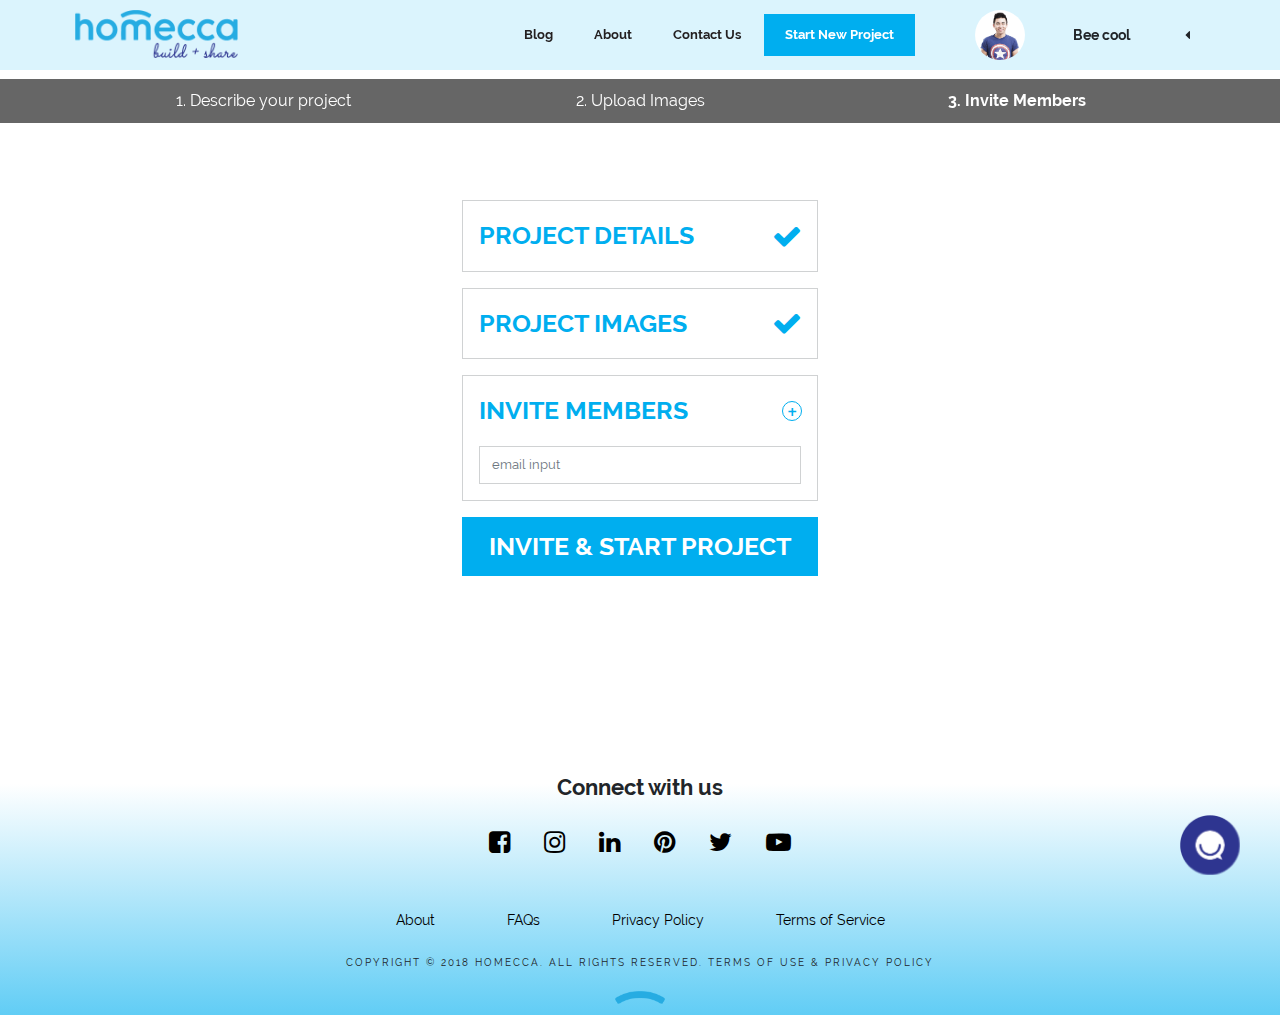
<file: new-project-3.html>
<!doctype html>
<!--[if lt IE 7]>
<html class="no-js lt-ie9 lt-ie8 lt-ie7" lang=""> <![endif]-->
<!--[if IE 7]>
<html class="no-js lt-ie9 lt-ie8" lang=""> <![endif]-->
<!--[if IE 8]>
<html class="no-js lt-ie9" lang=""> <![endif]-->
<!--[if gt IE 8]><!-->
<html class="no-js" lang=""> <!--<![endif]-->
<head>
    <meta charset="utf-8">
    <meta http-equiv="X-UA-Compatible" content="IE=edge,chrome=1">
    <title>CCA website</title>
    <meta name="description" content="">
    <meta name="viewport" content="width=device-width, initial-scale=1">

    <link rel="stylesheet" href="assets/css/normalize.min.css">
    <link rel="stylesheet" href="assets/css/bootstrap.min.css">
    <link rel="stylesheet" href="assets/css/font-awesome.min.css"> <!--Icon symbol-->
    <!--<link rel="stylesheet" href="assets/css/animate.min.css">-->
    <link rel="stylesheet" href="assets/css/owl.carousel.min.css"> <!--Slider-->
    <link rel="stylesheet" href="assets/css/owl.theme.default.min.css"> <!--Slider-->
    <link rel="stylesheet" href="assets/css/aos.css"> <!--Animation-->
    <link rel="stylesheet" href="assets/css/jquery.fancybox.min.css"> <!--Popup video-->
    <link rel="stylesheet" href="assets/css/main.css"> <!--Custom css-->

    <script src="assets/js/vendor/modernizr-2.8.3-respond-1.4.2.min.js"></script>
</head>
<body>
<div class="overlay_menu"></div>
<div class="menu_mobile d-block d-md-none bg-blue">
    <div class="d-flex h-100 justify-content-center flex-column">
        <ul>
            <li><a href="">Blog</a></li>
            <li><a href="">About</a></li>
            <li><a href="">Contact Us</a></li>
            <li><a href="new-project-1.html">Start New Project</a></li>
        </ul>
    </div>
</div>
<header id="header_site" class="fixed-top bg-gray">
    <div class="container">
        <div class="row">
            <div class="col-md-2 col-6">
                <a href="index.html">
                    <img src="assets/images/logodashboard.png" class="img-fluid" alt="">
                </a>
            </div>
            <div class="col-md-7 d-none d-md-block">
                <div class="d-flex align-items-center h-100 justify-content-end">
                    <ul class="m-0 list-inline ff-bold fs-13">
                        <li class="list-inline-item"><a href="">Blog</a></li>
                        <li class="list-inline-item"><a href="">About</a></li>
                        <li class="list-inline-item"><a href="">Contact Us</a></li>
                    </ul>
                    <a href="new-project-1.html" class="btn btn-blue ml-2 fs-13 ff-bold">Start New Project</a>
                </div>
            </div>
            <div class="col-6 d-block d-md-none">
                <div class="d-flex h-100 justify-content-center text-right fs-60 flex-column">
                    <a href="javascript:;" class="cl-blue menu-mobile">
                        <i class="fa fa-bars" aria-hidden="true"></i>
                    </a>
                </div>
            </div>
            <div class="col-md-3 d-none d-md-block">
                <div class="d-flex menu_user align-items-center h-100 mt-3 mt-md-0">
                    <div class="user avt_circle">
                        <a href="">
                            <img src="assets/images/avt.png" class="img-fluid rounded" alt="">
                        </a>
                    </div>
                    <span class="ff-bold ml-5">Bee cool</span>
                    <ul class="sub_menu list-unstyled">
                        <li><a href="pro-profile.html"><img src="assets/images/profileicon.svg" class="img-fluid"
                                                            alt="">My Profile</a>
                        </li>
                        <li><a href="project.html"><img src="assets/images/projecticon.svg" class="img-fluid" alt="">My
                            Project</a>
                        </li>
                        <li><a href=""><img src="assets/images/teamicon.svg" class="img-fluid" alt="">My Team</a></li>
                        <li><a href="document.html"><img src="assets/images/documenticon.svg" class="img-fluid" alt="">My
                            Document</a></li>
                        <li><a href=""><img src="assets/images/messagesicon.svg" class="img-fluid" alt="">My
                            Messages</a></li>
                        <li><a href=""><img src="assets/images/logouticon.svg" class="img-fluid" alt="">Logout</a></li>
                    </ul>
                </div>

            </div>
        </div>
    </div>
</header>
<div class="progress_bar">
    <div class="container">
        <ul>
            <li class="">1. Describe your project</li>
            <li class="">2. Upload Images</li>
            <li class="active">3. Invite Members</li>
        </ul>
    </div>
</div>
<div class="content_dashboard">

    <div class="container">
        <div class="row justify-content-center">
            <div class="col-md-4">
                <form action="">
                    <div class="p-3 border-gray step1 done mb-3">
                        <div class="text-uppercase cl-blue ff-bold fs-29">
                            PROJECT DETAILS
                        </div>
                    </div>
                    <div class="p-3 border-gray step2 done mb-3">
                        <div class="text-uppercase cl-blue ff-bold fs-29">
                            PROJECT IMAGES
                        </div>
                    </div>
                    <div class="p-3 border-gray step3">
                        <div class="text-uppercase cl-blue ff-bold fs-29">
                            INVITE MEMBERS
                            <div class="invite ff-regular">
                                +
                            </div>
                        </div>
                        <input type="email" name="email[]" class="form-control mt-3" placeholder="email input">
                    </div>
                    <input type="submit" class="btn btn-blue btn-block text-uppercase ff-bold fs-29 mt-3" value="INVITE & START PROJECT">
                </form>
            </div>
        </div>
    </div>
</div>
<!--End .content_dashboard-->
<footer id="footer_site" class="pt-5 pb-2">
    <div class="container">
        <div class="text-center">
            <h4 class="fs-22 mb-4">Connect with us</h4>
            <div class="social fs-29 mb-5">
                <ul class="list-inline">
                    <li class="list-inline-item"><a href=""><i class="fa fa-facebook-square" aria-hidden="true"></i></a>
                    </li>
                    <li class="list-inline-item"><a href=""><i class="fa fa-instagram" aria-hidden="true"></i></a></li>
                    <li class="list-inline-item"><a href=""><i class="fa fa-linkedin" aria-hidden="true"></i></a></li>
                    <li class="list-inline-item"><a href=""><i class="fa fa-pinterest" aria-hidden="true"></i></a></li>
                    <li class="list-inline-item"><a href=""><i class="fa fa-twitter" aria-hidden="true"></i></a></li>
                    <li class="list-inline-item"><a href=""><i class="fa fa-youtube-play" aria-hidden="true"></i></a>
                    </li>
                </ul>
            </div>
            <div class="menu_ft mb-4">
                <ul class="list-inline">
                    <li class="list-inline-item"><a href="">About</a></li>
                    <li class="list-inline-item"><a href="">FAQs</a></li>
                    <li class="list-inline-item"><a href="">Privacy Policy</a></li>
                    <li class="list-inline-item"><a href="">Terms of Service</a></li>
                </ul>
            </div>
            <div class="copyright fs-10">
                COPYRIGHT © 2018 HOMECCA. ALL RIGHTS RESERVED. TERMS OF USE & PRIVACY POLICY
            </div>
            <div class="mt-3 im_bt">
                <img src="assets/images/fticon.png" class="img-fluid" alt="">
            </div>
        </div>
    </div>
</footer>
<div class="chat_online">
    <img src="assets/images/chaticon.png" class="img-fluid" alt="">
</div>
<!--Chat icon-->
<!-- jQuery (necessary for Bootstrap's JavaScript plugins) -->
<script src="https://ajax.googleapis.com/ajax/libs/jquery/3.2.1/jquery.min.js"></script>
<!-- Include all compiled plugins (below), or include individual files as needed -->
<script type="text/javascript" src="assets/js/bootstrap.bundle.min.js"></script>
<script type="text/javascript" src="assets/js/owl.carousel.min.js"></script> <!--Slider-->
<script type="text/javascript" src="assets/js/aos.js"></script> <!--Animation-->
<script type="text/javascript" src="assets/js/jquery.fancybox.min.js"></script> <!--Popup video-->
<script type="text/javascript" src="assets/js/main.js"></script> <!--Custom js-->
</body>
</html>
</file>
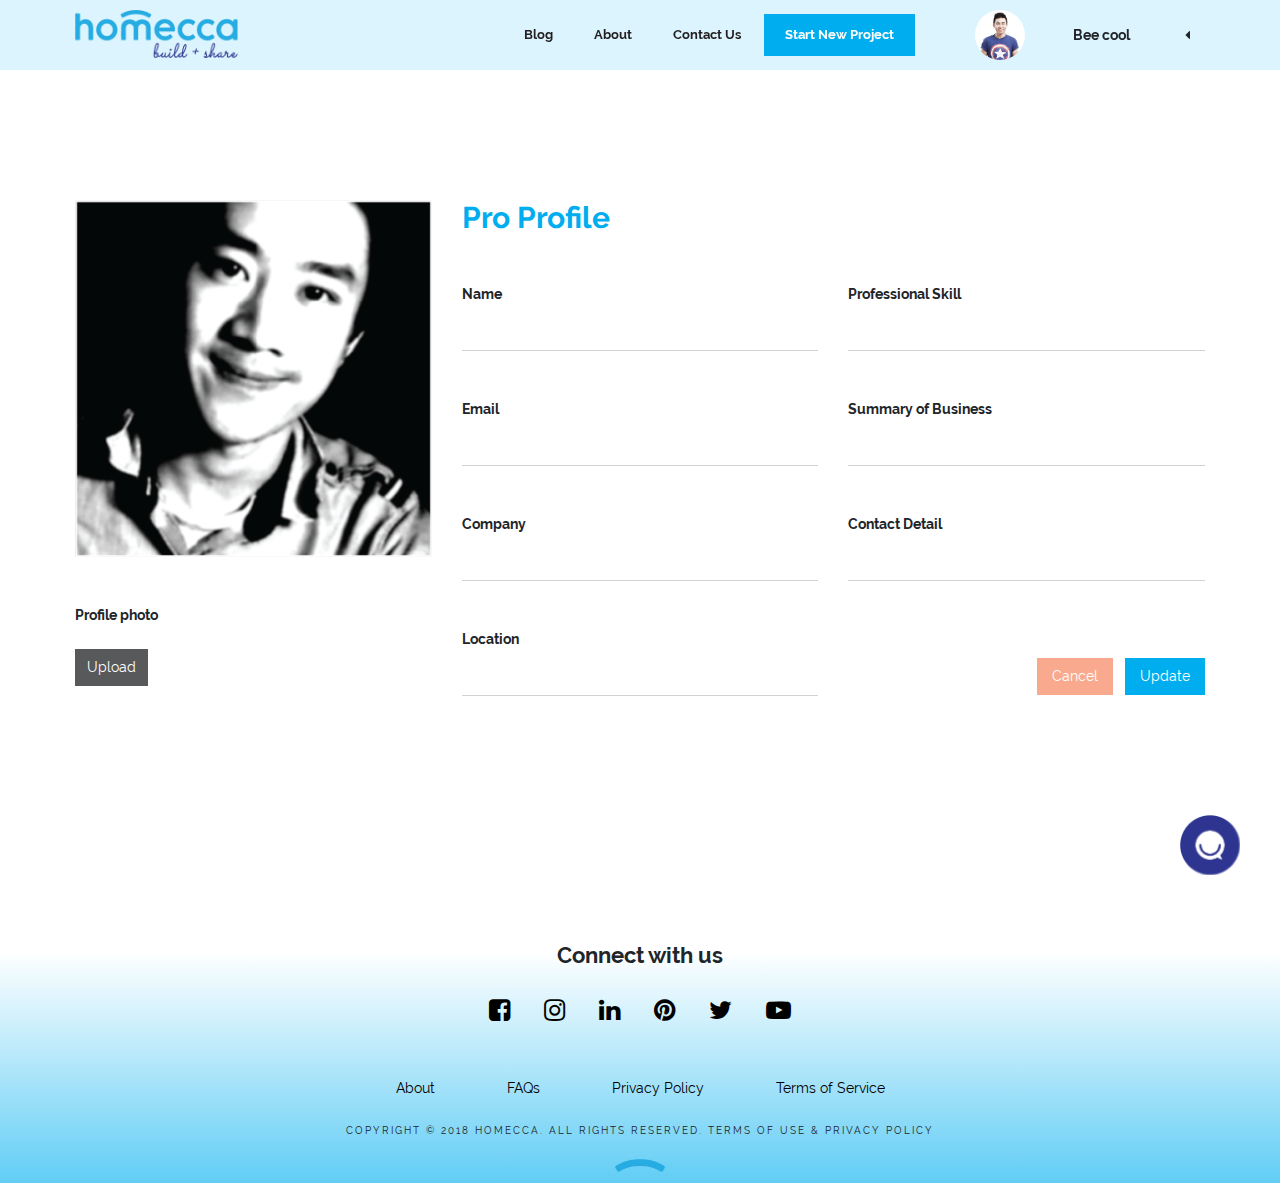
<file: pro-profile.html>
<!doctype html>
<!--[if lt IE 7]>
<html class="no-js lt-ie9 lt-ie8 lt-ie7" lang=""> <![endif]-->
<!--[if IE 7]>
<html class="no-js lt-ie9 lt-ie8" lang=""> <![endif]-->
<!--[if IE 8]>
<html class="no-js lt-ie9" lang=""> <![endif]-->
<!--[if gt IE 8]><!-->
<html class="no-js" lang=""> <!--<![endif]-->
<head>
    <meta charset="utf-8">
    <meta http-equiv="X-UA-Compatible" content="IE=edge,chrome=1">
    <title>CCA website</title>
    <meta name="description" content="">
    <meta name="viewport" content="width=device-width, initial-scale=1">

    <link rel="stylesheet" href="assets/css/normalize.min.css">
    <link rel="stylesheet" href="assets/css/bootstrap.min.css">
    <link rel="stylesheet" href="assets/css/font-awesome.min.css"> <!--Icon symbol-->
    <!--<link rel="stylesheet" href="assets/css/animate.min.css">-->
    <link rel="stylesheet" href="assets/css/owl.carousel.min.css"> <!--Slider-->
    <link rel="stylesheet" href="assets/css/owl.theme.default.min.css"> <!--Slider-->
    <link rel="stylesheet" href="assets/css/aos.css"> <!--Animation-->
    <link rel="stylesheet" href="assets/css/jquery.fancybox.min.css"> <!--Popup video-->
    <link rel="stylesheet" href="assets/css/main.css"> <!--Custom css-->

    <script src="assets/js/vendor/modernizr-2.8.3-respond-1.4.2.min.js"></script>
</head>
<body>
<div class="overlay_menu"></div>
<div class="menu_mobile d-block d-md-none bg-blue">
    <div class="d-flex h-100 justify-content-center flex-column">
        <ul>
            <li><a href="">Blog</a></li>
            <li><a href="">About</a></li>
            <li><a href="">Contact Us</a></li>
            <li><a href="new-project-1.html">Start New Project</a></li>
        </ul>
    </div>
</div>
<header id="header_site" class="fixed-top bg-gray">
    <div class="container">
        <div class="row">
            <div class="col-md-2 col-6">
                <a href="index.html">
                    <img src="assets/images/logodashboard.png" class="img-fluid" alt="">
                </a>
            </div>
            <div class="col-md-7 d-none d-md-block">
                <div class="d-flex align-items-center h-100 justify-content-end">
                    <ul class="m-0 list-inline ff-bold fs-13">
                        <li class="list-inline-item"><a href="">Blog</a></li>
                        <li class="list-inline-item"><a href="">About</a></li>
                        <li class="list-inline-item"><a href="">Contact Us</a></li>
                    </ul>
                    <a href="new-project-1.html" class="btn btn-blue ml-2 fs-13 ff-bold">Start New Project</a>
                </div>
            </div>
            <div class="col-6 d-block d-md-none">
                <div class="d-flex h-100 justify-content-center text-right fs-60 flex-column">
                    <a href="javascript:;" class="cl-blue menu-mobile">
                        <i class="fa fa-bars" aria-hidden="true"></i>
                    </a>
                </div>
            </div>
            <div class="col-md-3 d-none d-md-block">
                <div class="d-flex menu_user align-items-center h-100 mt-3 mt-md-0">
                    <div class="user avt_circle">
                        <a href="">
                            <img src="assets/images/avt.png" class="img-fluid rounded" alt="">
                        </a>
                    </div>
                    <span class="ff-bold ml-5">Bee cool</span>
                    <ul class="sub_menu list-unstyled">
                        <li><a href="pro-profile.html"><img src="assets/images/profileicon.svg" class="img-fluid"
                                                            alt="">My Profile</a>
                        </li>
                        <li><a href="project.html"><img src="assets/images/projecticon.svg" class="img-fluid" alt="">My
                            Project</a>
                        </li>
                        <li><a href=""><img src="assets/images/teamicon.svg" class="img-fluid" alt="">My Team</a></li>
                        <li><a href="document.html"><img src="assets/images/documenticon.svg" class="img-fluid" alt="">My
                            Document</a></li>
                        <li><a href=""><img src="assets/images/messagesicon.svg" class="img-fluid" alt="">My
                            Messages</a></li>
                        <li><a href=""><img src="assets/images/logouticon.svg" class="img-fluid" alt="">Logout</a></li>
                    </ul>
                </div>

            </div>
        </div>
    </div>
</header>
<div class="content_dashboard">
    <div class="container">
        <form action="">
            <div class="row">
                <div class="col-md-4">
                        <div id="avatar" class="imgchoose img-square mb-5">
                            <img src="assets/images/avtpro.png" class="img-fluid" alt="">
                        </div>
                        <label class="ff-bold">Profile photo</label>
                    <div class="file-upload" data-change="avatar">
                        <input type="file" id="choosefile" class="form-control">
                        <p class="ibenic_file_upload_text">Upload</p>
                    </div>
                </div>
                <div class="col-md-8">
                    <h2 class="fs-34 cl-blue mb-5">
                        Pro Profile
                    </h2>

                    <div class="row">
                        <div class="col-md-6">
                            <label for="name" class="ff-bold">Name</label>
                            <input type="text" id="name" name="name" class="form-control b-bottom mb-5">
                            <label for="email" class="ff-bold">Email</label>
                            <input type="email" id="email" name="email" class="form-control b-bottom mb-5">
                            <label for="company" class="ff-bold">Company</label>
                            <input type="text" id="company" name="company" class="form-control b-bottom mb-5">
                            <label for="location" class="ff-bold">Location</label>
                            <input type="text" id="location" name="location" class="form-control b-bottom mb-5">
                        </div>
                        <div class="col-md-6">
                            <label for="skill" class="ff-bold">Professional Skill</label>
                            <input type="text" id="skill" name="skill" class="form-control b-bottom mb-5">
                            <label for="summary" class="ff-bold">Summary of Business</label>
                            <input type="email" id="summary" name="summary" class="form-control b-bottom mb-5">
                            <label for="contact" class="ff-bold">Contact Detail</label>
                            <input type="text" id="contact" name="contact" class="form-control b-bottom mb-5">
                            <label>&nbsp;</label>
                            <div class="text-right">
                                <a href="" class="btn btn-orange btn-sm">Cancel</a>
                                <a href="" class="btn btn-sm btn-blue ml-2">Update</a>
                            </div>
                        </div>
                    </div>
                </div>
            </div>
        </form>
    </div>
</div>
<!--End .content_dashboard-->
<footer id="footer_site" class="pt-5 pb-2">
    <div class="container">
        <div class="text-center">
            <h4 class="fs-22 mb-4">Connect with us</h4>
            <div class="social fs-29 mb-5">
                <ul class="list-inline">
                    <li class="list-inline-item"><a href=""><i class="fa fa-facebook-square" aria-hidden="true"></i></a>
                    </li>
                    <li class="list-inline-item"><a href=""><i class="fa fa-instagram" aria-hidden="true"></i></a></li>
                    <li class="list-inline-item"><a href=""><i class="fa fa-linkedin" aria-hidden="true"></i></a></li>
                    <li class="list-inline-item"><a href=""><i class="fa fa-pinterest" aria-hidden="true"></i></a></li>
                    <li class="list-inline-item"><a href=""><i class="fa fa-twitter" aria-hidden="true"></i></a></li>
                    <li class="list-inline-item"><a href=""><i class="fa fa-youtube-play" aria-hidden="true"></i></a>
                    </li>
                </ul>
            </div>
            <div class="menu_ft mb-4">
                <ul class="list-inline">
                    <li class="list-inline-item"><a href="">About</a></li>
                    <li class="list-inline-item"><a href="">FAQs</a></li>
                    <li class="list-inline-item"><a href="">Privacy Policy</a></li>
                    <li class="list-inline-item"><a href="">Terms of Service</a></li>
                </ul>
            </div>
            <div class="copyright fs-10">
                COPYRIGHT © 2018 HOMECCA. ALL RIGHTS RESERVED. TERMS OF USE & PRIVACY POLICY
            </div>
            <div class="mt-3 im_bt">
                <img src="assets/images/fticon.png" class="img-fluid" alt="">
            </div>
        </div>
    </div>
</footer>
<div class="chat_online">
    <img src="assets/images/chaticon.png" class="img-fluid" alt="">
</div>
<!--Chat icon-->
<!-- jQuery (necessary for Bootstrap's JavaScript plugins) -->
<script src="https://ajax.googleapis.com/ajax/libs/jquery/3.2.1/jquery.min.js"></script>
<!-- Include all compiled plugins (below), or include individual files as needed -->
<script type="text/javascript" src="assets/js/bootstrap.bundle.min.js"></script>
<script type="text/javascript" src="assets/js/owl.carousel.min.js"></script> <!--Slider-->
<script type="text/javascript" src="assets/js/aos.js"></script> <!--Animation-->
<script type="text/javascript" src="assets/js/jquery.fancybox.min.js"></script> <!--Popup video-->
<script type="text/javascript" src="assets/js/main.js"></script> <!--Custom js-->
</body>
</html>
</file>
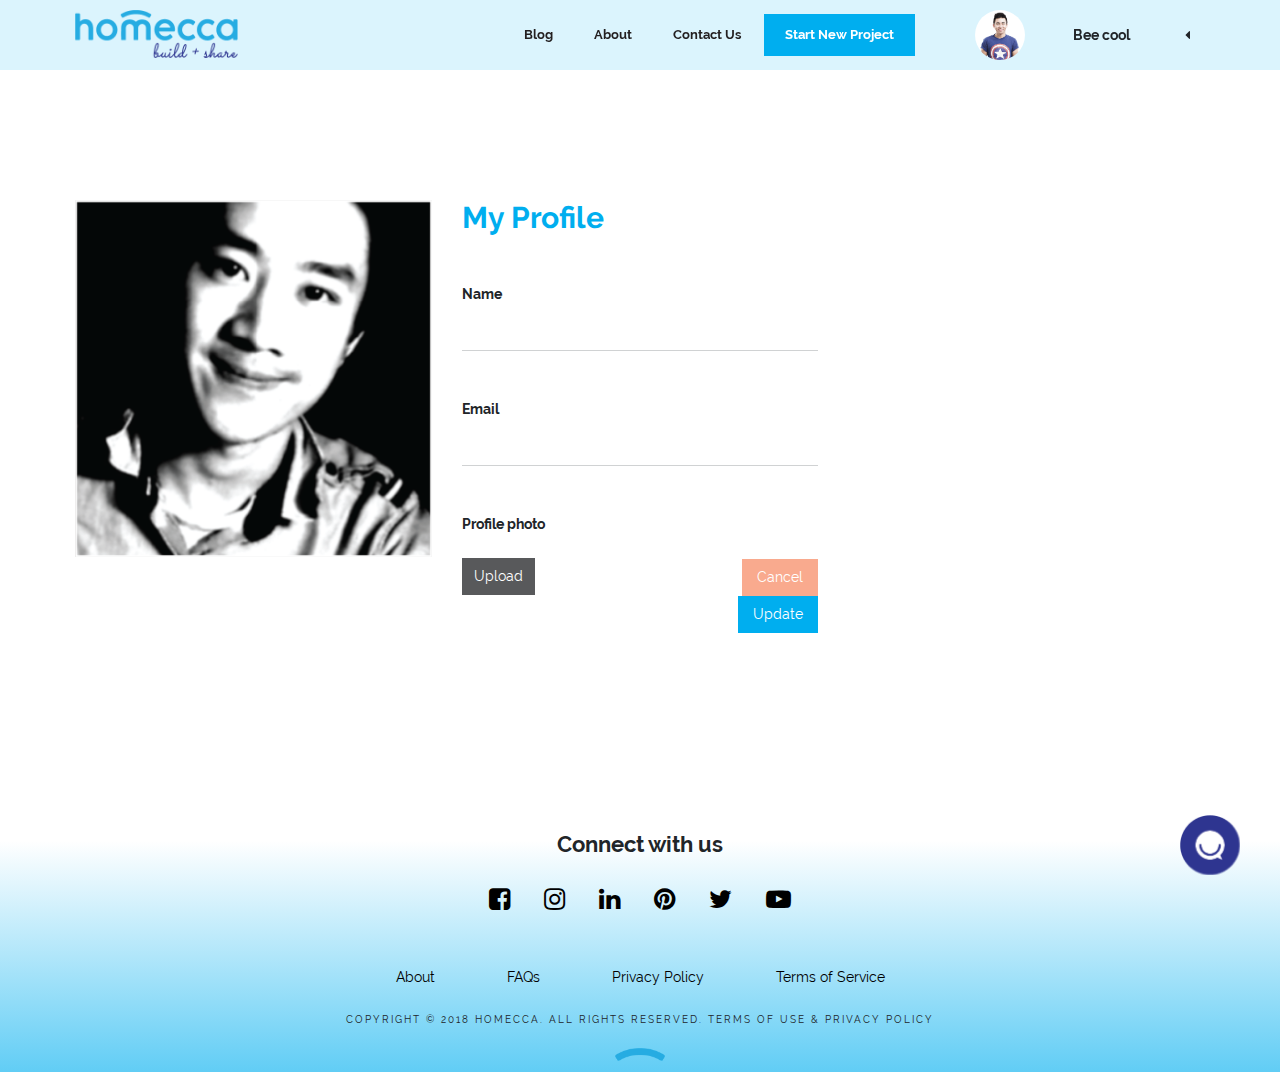
<file: profile.html>
<!doctype html>
<!--[if lt IE 7]>
<html class="no-js lt-ie9 lt-ie8 lt-ie7" lang=""> <![endif]-->
<!--[if IE 7]>
<html class="no-js lt-ie9 lt-ie8" lang=""> <![endif]-->
<!--[if IE 8]>
<html class="no-js lt-ie9" lang=""> <![endif]-->
<!--[if gt IE 8]><!-->
<html class="no-js" lang=""> <!--<![endif]-->
<head>
    <meta charset="utf-8">
    <meta http-equiv="X-UA-Compatible" content="IE=edge,chrome=1">
    <title>CCA website</title>
    <meta name="description" content="">
    <meta name="viewport" content="width=device-width, initial-scale=1">

    <link rel="stylesheet" href="assets/css/normalize.min.css">
    <link rel="stylesheet" href="assets/css/bootstrap.min.css">
    <link rel="stylesheet" href="assets/css/font-awesome.min.css"> <!--Icon symbol-->
    <!--<link rel="stylesheet" href="assets/css/animate.min.css">-->
    <link rel="stylesheet" href="assets/css/owl.carousel.min.css"> <!--Slider-->
    <link rel="stylesheet" href="assets/css/owl.theme.default.min.css"> <!--Slider-->
    <link rel="stylesheet" href="assets/css/aos.css"> <!--Animation-->
    <link rel="stylesheet" href="assets/css/jquery.fancybox.min.css"> <!--Popup video-->
    <link rel="stylesheet" href="assets/css/main.css"> <!--Custom css-->

    <script src="assets/js/vendor/modernizr-2.8.3-respond-1.4.2.min.js"></script>
</head>
<body>
<div class="overlay_menu"></div>
<div class="menu_mobile d-block d-md-none bg-blue">
    <div class="d-flex h-100 justify-content-center flex-column">
        <ul>
            <li><a href="">Blog</a></li>
            <li><a href="">About</a></li>
            <li><a href="">Contact Us</a></li>
            <li><a href="new-project-1.html">Start New Project</a></li>
        </ul>
    </div>
</div>
<header id="header_site" class="fixed-top bg-gray">
    <div class="container">
        <div class="row">
            <div class="col-md-2 col-6">
                <a href="index.html">
                    <img src="assets/images/logodashboard.png" class="img-fluid" alt="">
                </a>
            </div>
            <div class="col-md-7 d-none d-md-block">
                <div class="d-flex align-items-center h-100 justify-content-end">
                    <ul class="m-0 list-inline ff-bold fs-13">
                        <li class="list-inline-item"><a href="">Blog</a></li>
                        <li class="list-inline-item"><a href="">About</a></li>
                        <li class="list-inline-item"><a href="">Contact Us</a></li>
                    </ul>
                    <a href="new-project-1.html" class="btn btn-blue ml-2 fs-13 ff-bold">Start New Project</a>
                </div>
            </div>
            <div class="col-6 d-block d-md-none">
                <div class="d-flex h-100 justify-content-center text-right fs-60 flex-column">
                    <a href="javascript:;" class="cl-blue menu-mobile">
                        <i class="fa fa-bars" aria-hidden="true"></i>
                    </a>
                </div>
            </div>
            <div class="col-md-3 d-none d-md-block">
                <div class="d-flex menu_user align-items-center h-100 mt-3 mt-md-0">
                    <div class="user avt_circle">
                        <a href="">
                            <img src="assets/images/avt.png" class="img-fluid rounded" alt="">
                        </a>
                    </div>
                    <span class="ff-bold ml-5">Bee cool</span>
                    <ul class="sub_menu list-unstyled">
                        <li><a href="pro-profile.html"><img src="assets/images/profileicon.svg" class="img-fluid"
                                                            alt="">My Profile</a>
                        </li>
                        <li><a href="project.html"><img src="assets/images/projecticon.svg" class="img-fluid" alt="">My
                            Project</a>
                        </li>
                        <li><a href=""><img src="assets/images/teamicon.svg" class="img-fluid" alt="">My Team</a></li>
                        <li><a href="document.html"><img src="assets/images/documenticon.svg" class="img-fluid" alt="">My
                            Document</a></li>
                        <li><a href=""><img src="assets/images/messagesicon.svg" class="img-fluid" alt="">My
                            Messages</a></li>
                        <li><a href=""><img src="assets/images/logouticon.svg" class="img-fluid" alt="">Logout</a></li>
                    </ul>
                </div>

            </div>
        </div>
    </div>
</header>
<div class="content_dashboard">
    <div class="container">
        <form action="">
            <div class="row">
                <div class="col-md-4">
                    <div id="avatar" class="avatar img-square mb-5">
                        <img src="assets/images/avtpro.png" class="img-fluid" alt="">
                    </div>
                </div>
                <div class="col-md-8">
                    <h2 class="fs-34 cl-blue mb-5">
                        My Profile
                    </h2>

                    <div class="row">
                        <div class="col-md-6">
                            <label for="name" class="ff-bold">Name</label>
                            <input type="text" id="name" name="name" class="form-control b-bottom mb-5">
                            <label for="email" class="ff-bold">Email</label>
                            <input type="email" id="email" name="email" class="form-control b-bottom mb-5">
                            <label class="ff-bold">Profile photo</label>
                            <div class="row">
                                <div class="col-md-6">
                                    <div class="file-upload" data-change="avatar">
                                        <input type="file" id="choosefile" class="form-control">
                                        <p class="ibenic_file_upload_text">Upload</p>
                                    </div>
                                </div>
                                <div class="col-md-6">
                                    <div class="text-right pt-3">
                                        <a href="" class="btn btn-sm btn-orange">Cancel</a>
                                        <a href="" class="btn btn-sm btn-blue ml-2">Update</a>
                                    </div>
                                </div>
                            </div>

                        </div>
                    </div>
                </div>
            </div>
        </form>
    </div>
</div>
<!--End .content_dashboard-->
<footer id="footer_site" class="pt-5 pb-2">
    <div class="container">
        <div class="text-center">
            <h4 class="fs-22 mb-4">Connect with us</h4>
            <div class="social fs-29 mb-5">
                <ul class="list-inline">
                    <li class="list-inline-item"><a href=""><i class="fa fa-facebook-square" aria-hidden="true"></i></a>
                    </li>
                    <li class="list-inline-item"><a href=""><i class="fa fa-instagram" aria-hidden="true"></i></a></li>
                    <li class="list-inline-item"><a href=""><i class="fa fa-linkedin" aria-hidden="true"></i></a></li>
                    <li class="list-inline-item"><a href=""><i class="fa fa-pinterest" aria-hidden="true"></i></a></li>
                    <li class="list-inline-item"><a href=""><i class="fa fa-twitter" aria-hidden="true"></i></a></li>
                    <li class="list-inline-item"><a href=""><i class="fa fa-youtube-play" aria-hidden="true"></i></a>
                    </li>
                </ul>
            </div>
            <div class="menu_ft mb-4">
                <ul class="list-inline">
                    <li class="list-inline-item"><a href="">About</a></li>
                    <li class="list-inline-item"><a href="">FAQs</a></li>
                    <li class="list-inline-item"><a href="">Privacy Policy</a></li>
                    <li class="list-inline-item"><a href="">Terms of Service</a></li>
                </ul>
            </div>
            <div class="copyright fs-10">
                COPYRIGHT © 2018 HOMECCA. ALL RIGHTS RESERVED. TERMS OF USE & PRIVACY POLICY
            </div>
            <div class="mt-3 im_bt">
                <img src="assets/images/fticon.png" class="img-fluid" alt="">
            </div>
        </div>
    </div>
</footer>
<div class="chat_online">
    <img src="assets/images/chaticon.png" class="img-fluid" alt="">
</div>
<!--Chat icon-->
<!-- jQuery (necessary for Bootstrap's JavaScript plugins) -->
<script src="https://ajax.googleapis.com/ajax/libs/jquery/3.2.1/jquery.min.js"></script>
<!-- Include all compiled plugins (below), or include individual files as needed -->
<script type="text/javascript" src="assets/js/bootstrap.bundle.min.js"></script>
<script type="text/javascript" src="assets/js/owl.carousel.min.js"></script> <!--Slider-->
<script type="text/javascript" src="assets/js/aos.js"></script> <!--Animation-->
<script type="text/javascript" src="assets/js/jquery.fancybox.min.js"></script> <!--Popup video-->
<script type="text/javascript" src="assets/js/main.js"></script> <!--Custom js-->
</body>
</html>
</file>
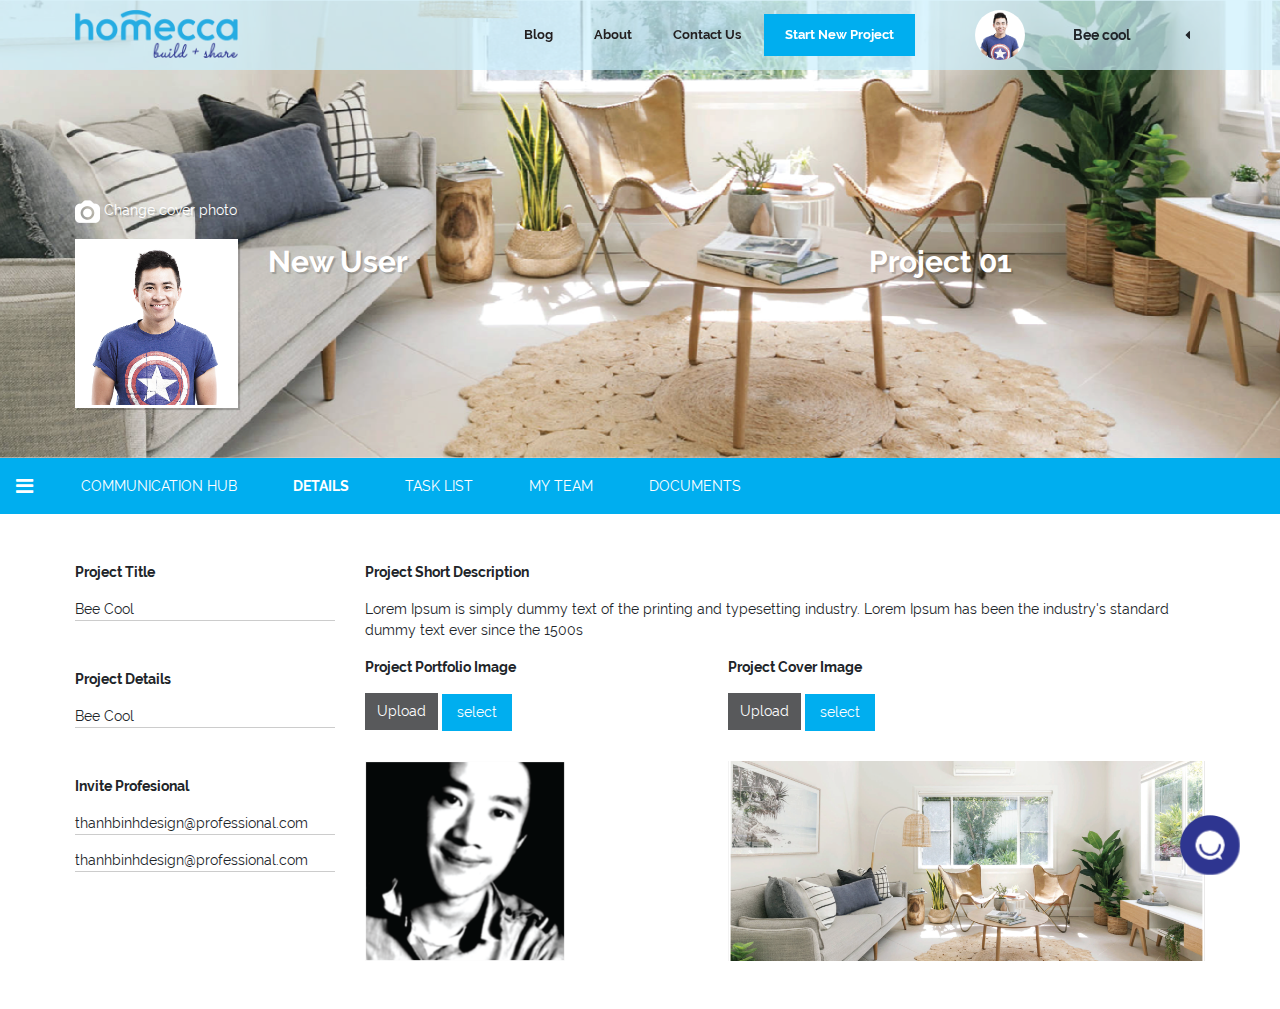
<file: project-detail.html>
<!doctype html>
<!--[if lt IE 7]>
<html class="no-js lt-ie9 lt-ie8 lt-ie7" lang=""> <![endif]-->
<!--[if IE 7]>
<html class="no-js lt-ie9 lt-ie8" lang=""> <![endif]-->
<!--[if IE 8]>
<html class="no-js lt-ie9" lang=""> <![endif]-->
<!--[if gt IE 8]><!-->
<html class="no-js" lang=""> <!--<![endif]-->
<head>
    <meta charset="utf-8">
    <meta http-equiv="X-UA-Compatible" content="IE=edge,chrome=1">
    <title>CCA website</title>
    <meta name="description" content="">
    <meta name="viewport" content="width=device-width, initial-scale=1">

    <link rel="stylesheet" href="assets/css/normalize.min.css">
    <link rel="stylesheet" href="assets/css/bootstrap.min.css">
    <link rel="stylesheet" href="assets/css/font-awesome.min.css"> <!--Icon symbol-->
    <!--<link rel="stylesheet" href="assets/css/animate.min.css">-->
    <link rel="stylesheet" href="assets/css/owl.carousel.min.css"> <!--Slider-->
    <link rel="stylesheet" href="assets/css/owl.theme.default.min.css"> <!--Slider-->
    <link rel="stylesheet" href="assets/css/aos.css"> <!--Animation-->
    <link rel="stylesheet" href="assets/css/jquery.fancybox.min.css"> <!--Popup video-->
    <link rel="stylesheet" href="assets/css/main.css"> <!--Custom css-->

    <script src="assets/js/vendor/modernizr-2.8.3-respond-1.4.2.min.js"></script>
</head>
<body>
<div class="overlay_menu"></div>
<div class="menu_mobile d-block d-md-none bg-blue">
    <div class="d-flex h-100 justify-content-center flex-column">
        <ul>
            <li><a href="">Blog</a></li>
            <li><a href="">About</a></li>
            <li><a href="">Contact Us</a></li>
            <li><a href="new-project-1.html">Start New Project</a></li>
        </ul>
    </div>
</div>
<header id="header_site" class="fixed-top bg-gray">
    <div class="container">
        <div class="row">
            <div class="col-md-2 col-6">
                <a href="index.html">
                    <img src="assets/images/logodashboard.png" class="img-fluid" alt="">
                </a>
            </div>
            <div class="col-md-7 d-none d-md-block">
                <div class="d-flex align-items-center h-100 justify-content-end">
                    <ul class="m-0 list-inline ff-bold fs-13">
                        <li class="list-inline-item"><a href="">Blog</a></li>
                        <li class="list-inline-item"><a href="">About</a></li>
                        <li class="list-inline-item"><a href="">Contact Us</a></li>
                    </ul>
                    <a href="new-project-1.html" class="btn btn-blue ml-2 fs-13 ff-bold">Start New Project</a>
                </div>
            </div>
            <div class="col-6 d-block d-md-none">
                <div class="d-flex h-100 justify-content-center text-right fs-60 flex-column">
                    <a href="javascript:;" class="cl-blue menu-mobile">
                        <i class="fa fa-bars" aria-hidden="true"></i>
                    </a>
                </div>
            </div>
            <div class="col-md-3 d-none d-md-block">
                <div class="d-flex menu_user align-items-center h-100 mt-3 mt-md-0">
                    <div class="user avt_circle">
                        <a href="">
                            <img src="assets/images/avt.png" class="img-fluid rounded" alt="">
                        </a>
                    </div>
                    <span class="ff-bold ml-5">Bee cool</span>
                    <ul class="sub_menu list-unstyled">
                        <li><a href="pro-profile.html"><img src="assets/images/profileicon.svg" class="img-fluid"
                                                            alt="">My Profile</a>
                        </li>
                        <li><a href="project.html"><img src="assets/images/projecticon.svg" class="img-fluid" alt="">My
                            Project</a>
                        </li>
                        <li><a href=""><img src="assets/images/teamicon.svg" class="img-fluid" alt="">My Team</a></li>
                        <li><a href="document.html"><img src="assets/images/documenticon.svg" class="img-fluid" alt="">My
                            Document</a></li>
                        <li><a href=""><img src="assets/images/messagesicon.svg" class="img-fluid" alt="">My
                            Messages</a></li>
                        <li><a href=""><img src="assets/images/logouticon.svg" class="img-fluid" alt="">Logout</a></li>
                    </ul>
                </div>

            </div>
        </div>
    </div>
</header>
<div class="cover-dashboard">
    <div class="cover-profile">
        <img src="assets/images/cover.png" class="img-fluid" alt="">
    </div>
    <div class="container">
        <a href="" class="text-white mb-3 d-inline-block">
            <img src="assets/images/photo.png" class="img-fluid w20" alt=""> Change cover photo
        </a>
        <div class="row">
            <div class="col-md-2 col-6">
                <div class="avatar img-square">
                    <img src="assets/images/avt.png" class="img-fluid" alt="">
                </div>
            </div>
            <div class="col-md-8 mt-3 mt-md-0">
                <div class="row">
                    <div class="col-6">
                        <div class="text-white d-flex h-100 align-items-center ff-bold fs-34">
                            New User
                        </div>
                    </div>
                    <div class="col-6">
                        <div class="text-white d-flex h-100 align-items-center justify-content-end ff-bold fs-34">
                            Project 01
                        </div>
                    </div>
                </div>
            </div>

            <div class="col-md-2"></div>
        </div>
    </div>
</div>
<div class="menu_second">
    <nav class="navbar navbar-expand-lg bg-blue">
        <a class="navbar-brand" href="javascript:;"><i class="fa fa-bars" aria-hidden="true"></i></a>

        <button class="navbar-toggler" type="button" data-toggle="collapse" data-target="#navbarSupportedContent"
                aria-controls="navbarSupportedContent" aria-expanded="false" aria-label="Toggle navigation">
            <i class="fa fa-bars" aria-hidden="true"></i>
        </button>

        <div class="collapse navbar-collapse" id="navbarSupportedContent">
            <ul class="navbar-nav mr-auto">
                <li class="nav-item">
                    <a class="nav-link" href="communication.html">COMMUNICATION HUB</a>
                </li>
                <li class="nav-item active">
                    <a class="nav-link" href="project-detail.html">DETAILS</a>
                </li>
                <li class="nav-item">
                    <a class="nav-link" href="task-list.html">TASK LIST</a>
                </li>
                <li class="nav-item">
                    <a class="nav-link" href="#">MY TEAM</a>
                </li>
                <li class="nav-item">
                    <a class="nav-link" href="document.html">DOCUMENTS</a>
                </li>
            </ul>
        </div>
    </nav>
</div>
<div class="content-work">
    <div class="container">
        <div class="row">
            <div class="col-md-3">
                <div class="detail_project mt-5">
                    <div class="project-title mb-5">
                        <div class="ff-bold mb-3">
                            Project Title
                        </div>
                        <div class="content">
                            Bee Cool
                        </div>
                    </div>
                    <div class="project-description mb-5">
                        <div class="ff-bold mb-3">
                            Project Details
                        </div>
                        <div class="content">
                            Bee Cool
                        </div>
                    </div>
                    <div class="user-join mb-5">
                        <div class="ff-bold mb-3">
                            Invite Profesional
                        </div>
                        <div class="profile">
                            thanhbinhdesign@professional.com
                        </div>
                        <div class="profile">
                            thanhbinhdesign@professional.com
                        </div>
                    </div>

                </div>
            </div>
            <div class="col-md-9">
                <div class="profile_change mb-5 mt-5">
                    <div class="ff-bold mb-3">
                        Project Short Description
                    </div>
                    <p>
                        Lorem Ipsum is simply dummy text of the printing and typesetting industry. Lorem Ipsum has been the industry's standard dummy text ever since the 1500s
                    </p>
                    <div class="row justify-content-between">
                        <div class="col-md-3">
                            <div class="ff-bold">
                                Project Portfolio Image
                            </div>
                            <div class="file-upload d-inline-block" data-change="avatar">
                                <input type="file" id="chooseavt" class="form-control">
                                <p class="ibenic_file_upload_text">Upload</p>
                            </div>
                            <a href="" class="btn btn-blue btn-sm">select</a>
                            <div id="avatar">
                                <img src="assets/images/avtpro.png" class="img-fluid" alt="">
                            </div>
                        </div>
                        <div class="col-md-7">
                            <div class="ff-bold">
                                Project Cover Image
                            </div>
                            <div class="file-upload d-inline-block" data-change="cover">
                                <input type="file" id="choosefile" class="form-control">
                                <p class="ibenic_file_upload_text">Upload</p>
                            </div>
                            <a href="" class="btn btn-blue btn-sm">select</a>
                            <div id="cover">
                                <img src="assets/images/imgcover.png" class="img-fluid" alt="">
                            </div>
                        </div>
                    </div>
                </div>
            </div>
        </div>
    </div>
</div>
<!--End .content_dashboard-->

<div class="chat_online">
    <img src="assets/images/chaticon.png" class="img-fluid" alt="">
</div>
<!--Chat icon-->
<!-- jQuery (necessary for Bootstrap's JavaScript plugins) -->
<script src="https://ajax.googleapis.com/ajax/libs/jquery/3.2.1/jquery.min.js"></script>
<!-- Include all compiled plugins (below), or include individual files as needed -->
<script type="text/javascript" src="assets/js/bootstrap.bundle.min.js"></script>
<script type="text/javascript" src="assets/js/owl.carousel.min.js"></script> <!--Slider-->
<script type="text/javascript" src="assets/js/aos.js"></script> <!--Animation-->
<script type="text/javascript" src="assets/js/jquery.fancybox.min.js"></script> <!--Popup video-->
<script type="text/javascript" src="assets/js/main.js"></script> <!--Custom js-->
</body>
</html>
</file>
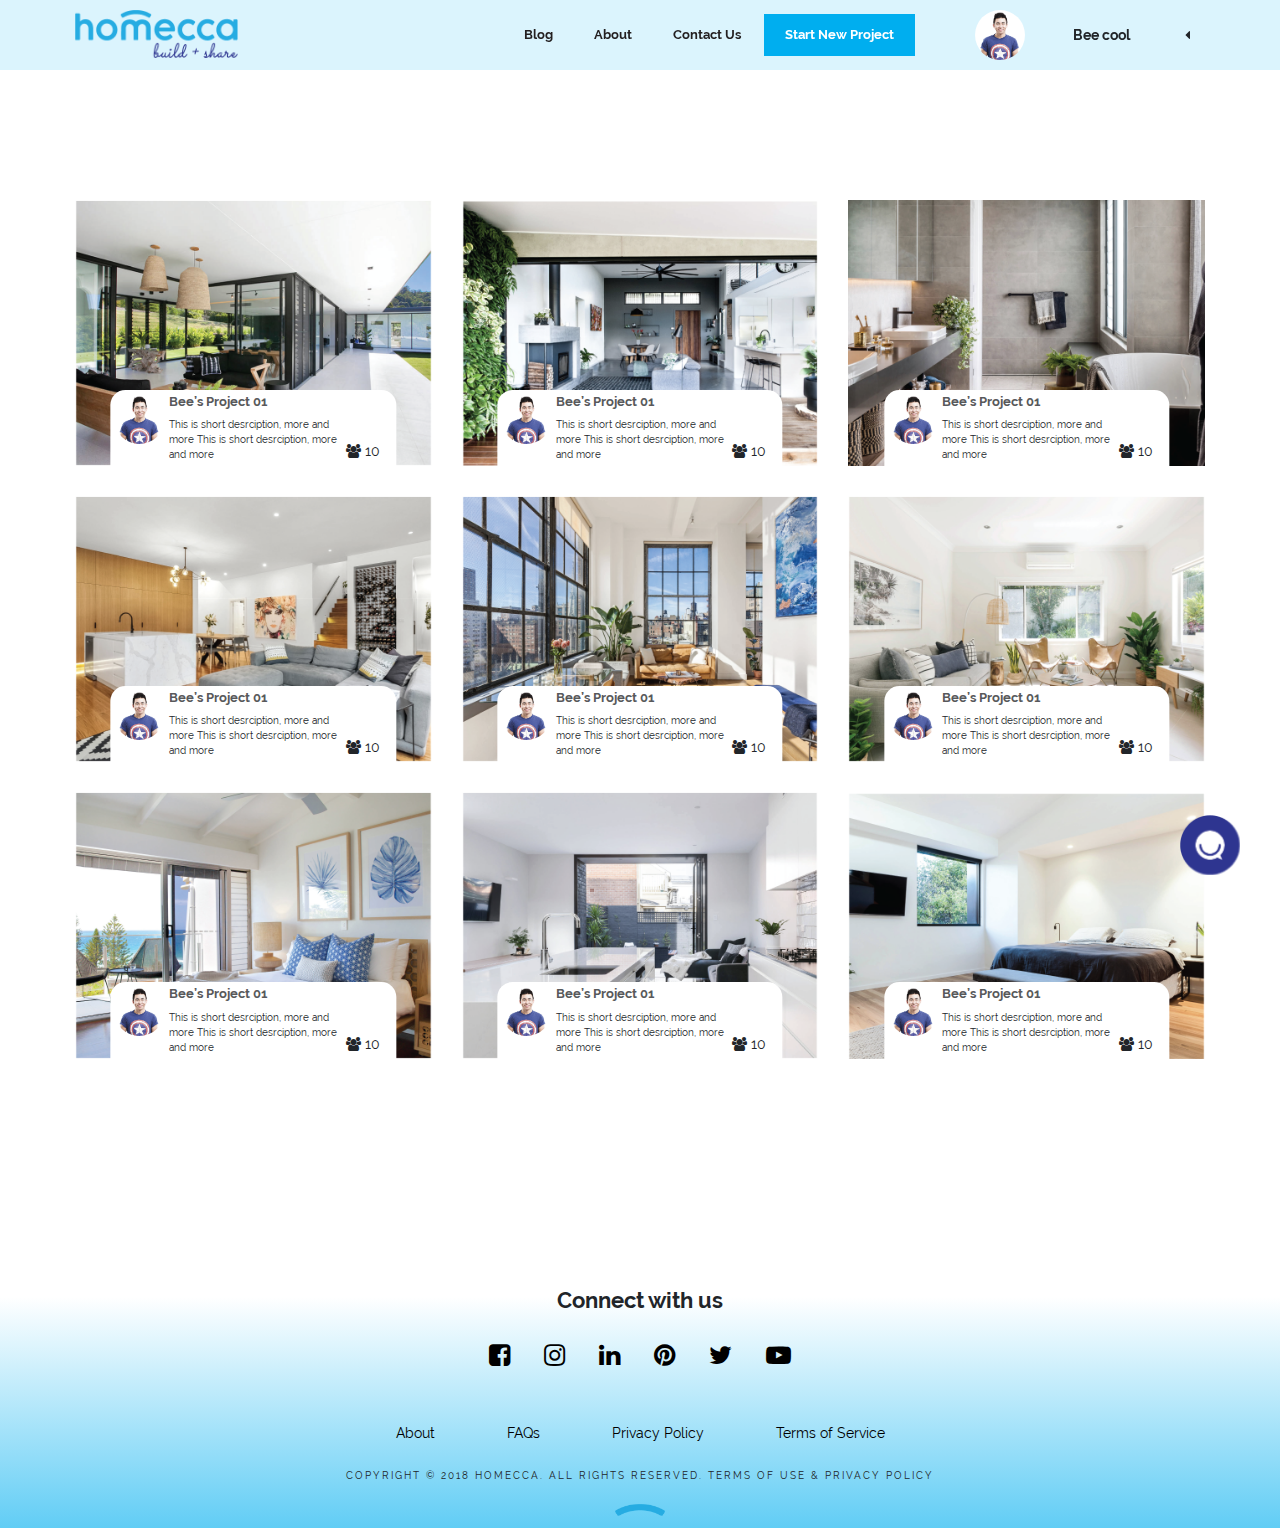
<file: project.html>
<!doctype html>
<!--[if lt IE 7]>
<html class="no-js lt-ie9 lt-ie8 lt-ie7" lang=""> <![endif]-->
<!--[if IE 7]>
<html class="no-js lt-ie9 lt-ie8" lang=""> <![endif]-->
<!--[if IE 8]>
<html class="no-js lt-ie9" lang=""> <![endif]-->
<!--[if gt IE 8]><!-->
<html class="no-js" lang=""> <!--<![endif]-->
<head>
    <meta charset="utf-8">
    <meta http-equiv="X-UA-Compatible" content="IE=edge,chrome=1">
    <title>CCA website</title>
    <meta name="description" content="">
    <meta name="viewport" content="width=device-width, initial-scale=1">

    <link rel="stylesheet" href="assets/css/normalize.min.css">
    <link rel="stylesheet" href="assets/css/bootstrap.min.css">
    <link rel="stylesheet" href="assets/css/font-awesome.min.css"> <!--Icon symbol-->
    <!--<link rel="stylesheet" href="assets/css/animate.min.css">-->
    <link rel="stylesheet" href="assets/css/owl.carousel.min.css"> <!--Slider-->
    <link rel="stylesheet" href="assets/css/owl.theme.default.min.css"> <!--Slider-->
    <link rel="stylesheet" href="assets/css/aos.css"> <!--Animation-->
    <link rel="stylesheet" href="assets/css/jquery.fancybox.min.css"> <!--Popup video-->
    <link rel="stylesheet" href="assets/css/main.css"> <!--Custom css-->

    <script src="assets/js/vendor/modernizr-2.8.3-respond-1.4.2.min.js"></script>
</head>
<body>
<div class="overlay_menu"></div>
<div class="menu_mobile d-block d-md-none bg-blue">
    <div class="d-flex h-100 justify-content-center flex-column">
        <ul>
            <li><a href="">Blog</a></li>
            <li><a href="">About</a></li>
            <li><a href="">Contact Us</a></li>
            <li><a href="new-project-1.html">Start New Project</a></li>
        </ul>
    </div>
</div>
<header id="header_site" class="fixed-top bg-gray">
    <div class="container">
        <div class="row">
            <div class="col-md-2 col-6">
                <a href="index.html">
                    <img src="assets/images/logodashboard.png" class="img-fluid" alt="">
                </a>
            </div>
            <div class="col-md-7 d-none d-md-block">
                <div class="d-flex align-items-center h-100 justify-content-end">
                    <ul class="m-0 list-inline ff-bold fs-13">
                        <li class="list-inline-item"><a href="">Blog</a></li>
                        <li class="list-inline-item"><a href="">About</a></li>
                        <li class="list-inline-item"><a href="">Contact Us</a></li>
                    </ul>
                    <a href="new-project-1.html" class="btn btn-blue ml-2 fs-13 ff-bold">Start New Project</a>
                </div>
            </div>
            <div class="col-6 d-block d-md-none">
                <div class="d-flex h-100 justify-content-center text-right fs-60 flex-column">
                    <a href="javascript:;" class="cl-blue menu-mobile">
                        <i class="fa fa-bars" aria-hidden="true"></i>
                    </a>
                </div>
            </div>
            <div class="col-md-3 d-none d-md-block">
                <div class="d-flex menu_user align-items-center h-100 mt-3 mt-md-0">
                    <div class="user avt_circle">
                        <a href="">
                            <img src="assets/images/avt.png" class="img-fluid rounded" alt="">
                        </a>
                    </div>
                    <span class="ff-bold ml-5">Bee cool</span>
                    <ul class="sub_menu list-unstyled">
                        <li><a href="pro-profile.html"><img src="assets/images/profileicon.svg" class="img-fluid"
                                                            alt="">My Profile</a>
                        </li>
                        <li><a href="project.html"><img src="assets/images/projecticon.svg" class="img-fluid" alt="">My
                            Project</a>
                        </li>
                        <li><a href=""><img src="assets/images/teamicon.svg" class="img-fluid" alt="">My Team</a></li>
                        <li><a href="document.html"><img src="assets/images/documenticon.svg" class="img-fluid" alt="">My
                            Document</a></li>
                        <li><a href=""><img src="assets/images/messagesicon.svg" class="img-fluid" alt="">My
                            Messages</a></li>
                        <li><a href=""><img src="assets/images/logouticon.svg" class="img-fluid" alt="">Logout</a></li>
                    </ul>
                </div>

            </div>
        </div>
    </div>
</header>
<div class="content_dashboard">
    <div class="project_list">
        <div class="container">
            <div class="row">
                <div class="col-md-4">
                    <div class="project_item mb-30">
                        <div class="call_action">
                            <a href="" class="like"><i class="fa fa-heart" aria-hidden="true"></i></a>
                            <a href="" class="mail"><i class="fa fa-envelope" aria-hidden="true"></i></a>
                            <a href="" class="upload"><i class="fa fa-upload" aria-hidden="true"></i></a>
                        </div>
                        <img src="assets/images/project1.png" class="img-fluid" alt="">
                        <div class="project_info p-1">
                            <div class="row ml-0 mr-0">
                                <div class="col-2 pl-0 pr-0">
                                    <div class="user avt_circle">
                                        <a href="">
                                            <img src="assets/images/avt.png" class="img-fluid rounded" alt="">
                                        </a>
                                    </div>
                                </div>
                                <div class="col-8 pl-0 pr-0">
                                    <div class="h-100 d-flex justify-content-end flex-column">
                                        <div class="pl-2 pr-2">
                                            <h3 class="fs-13"><a href="project-detail.html" class="cl-gray">Bee’s Project 01</a></h3>
                                            <div class="excerpt fs-10">This is short desrciption, more and more
                                                This is short desrciption, more and more</div>
                                        </div>
                                    </div>

                                </div>
                                <div class="col-2 pl-0 pr-0">
                                    <div class="h-100 d-flex justify-content-end flex-column">
                                        <div class="group">
                                            <i class="fa fa-users" aria-hidden="true"></i> 10
                                        </div>
                                    </div>
                                </div>
                            </div>
                        </div>
                    </div>
                    <!--End .project_item mb-30-->
                </div>
                <div class="col-md-4">
                    <div class="project_item mb-30">
                        <div class="call_action">
                            <a href="" class="like"><i class="fa fa-heart" aria-hidden="true"></i></a>
                            <a href="" class="mail"><i class="fa fa-envelope" aria-hidden="true"></i></a>
                            <a href="" class="upload"><i class="fa fa-upload" aria-hidden="true"></i></a>
                        </div>
                        <img src="assets/images/project2.png" class="img-fluid" alt="">
                        <div class="project_info p-1">
                            <div class="row ml-0 mr-0">
                                <div class="col-2 pl-0 pr-0">
                                    <div class="user avt_circle">
                                        <a href="">
                                            <img src="assets/images/avt.png" class="img-fluid rounded" alt="">
                                        </a>
                                    </div>
                                </div>
                                <div class="col-8 pl-0 pr-0">
                                    <div class="h-100 d-flex justify-content-end flex-column">
                                        <div class="pl-2 pr-2">
                                            <h3 class="fs-13"><a href="project-detail.html" class="cl-gray">Bee’s Project 01</a></h3>
                                            <div class="excerpt fs-10">This is short desrciption, more and more
                                                This is short desrciption, more and more</div>
                                        </div>
                                    </div>

                                </div>
                                <div class="col-2 pl-0 pr-0">
                                    <div class="h-100 d-flex justify-content-end flex-column">
                                        <div class="group">
                                            <i class="fa fa-users" aria-hidden="true"></i> 10
                                        </div>
                                    </div>
                                </div>
                            </div>
                        </div>
                    </div>
                    <!--End .project_item mb-30-->
                </div>
                <div class="col-md-4">
                    <div class="project_item mb-30">
                        <div class="call_action">
                            <a href="" class="like"><i class="fa fa-heart" aria-hidden="true"></i></a>
                            <a href="" class="mail"><i class="fa fa-envelope" aria-hidden="true"></i></a>
                            <a href="" class="upload"><i class="fa fa-upload" aria-hidden="true"></i></a>
                        </div>
                        <img src="assets/images/project3.png" class="img-fluid" alt="">
                        <div class="project_info p-1">
                            <div class="row ml-0 mr-0">
                                <div class="col-2 pl-0 pr-0">
                                    <div class="user avt_circle">
                                        <a href="">
                                            <img src="assets/images/avt.png" class="img-fluid rounded" alt="">
                                        </a>
                                    </div>
                                </div>
                                <div class="col-8 pl-0 pr-0">
                                    <div class="h-100 d-flex justify-content-end flex-column">
                                        <div class="pl-2 pr-2">
                                            <h3 class="fs-13"><a href="project-detail.html" class="cl-gray">Bee’s Project 01</a></h3>
                                            <div class="excerpt fs-10">This is short desrciption, more and more
                                                This is short desrciption, more and more</div>
                                        </div>
                                    </div>

                                </div>
                                <div class="col-2 pl-0 pr-0">
                                    <div class="h-100 d-flex justify-content-end flex-column">
                                        <div class="group">
                                            <i class="fa fa-users" aria-hidden="true"></i> 10
                                        </div>
                                    </div>
                                </div>
                            </div>
                        </div>
                    </div>
                    <!--End .project_item mb-30-->
                </div>
                <div class="col-md-4">
                    <div class="project_item mb-30">
                        <div class="call_action">
                            <a href="" class="like"><i class="fa fa-heart" aria-hidden="true"></i></a>
                            <a href="" class="mail"><i class="fa fa-envelope" aria-hidden="true"></i></a>
                            <a href="" class="upload"><i class="fa fa-upload" aria-hidden="true"></i></a>
                        </div>
                        <img src="assets/images/project4.png" class="img-fluid" alt="">
                        <div class="project_info p-1">
                            <div class="row ml-0 mr-0">
                                <div class="col-2 pl-0 pr-0">
                                    <div class="user avt_circle">
                                        <a href="">
                                            <img src="assets/images/avt.png" class="img-fluid rounded" alt="">
                                        </a>
                                    </div>
                                </div>
                                <div class="col-8 pl-0 pr-0">
                                    <div class="h-100 d-flex justify-content-end flex-column">
                                        <div class="pl-2 pr-2">
                                            <h3 class="fs-13"><a href="project-detail.html" class="cl-gray">Bee’s Project 01</a></h3>
                                            <div class="excerpt fs-10">This is short desrciption, more and more
                                                This is short desrciption, more and more</div>
                                        </div>
                                    </div>

                                </div>
                                <div class="col-2 pl-0 pr-0">
                                    <div class="h-100 d-flex justify-content-end flex-column">
                                        <div class="group">
                                            <i class="fa fa-users" aria-hidden="true"></i> 10
                                        </div>
                                    </div>
                                </div>
                            </div>
                        </div>
                    </div>
                    <!--End .project_item mb-30-->
                </div>
                <div class="col-md-4">
                    <div class="project_item mb-30">
                        <div class="call_action">
                            <a href="" class="like"><i class="fa fa-heart" aria-hidden="true"></i></a>
                            <a href="" class="mail"><i class="fa fa-envelope" aria-hidden="true"></i></a>
                            <a href="" class="upload"><i class="fa fa-upload" aria-hidden="true"></i></a>
                        </div>
                        <img src="assets/images/project5.png" class="img-fluid" alt="">
                        <div class="project_info p-1">
                            <div class="row ml-0 mr-0">
                                <div class="col-2 pl-0 pr-0">
                                    <div class="user avt_circle">
                                        <a href="">
                                            <img src="assets/images/avt.png" class="img-fluid rounded" alt="">
                                        </a>
                                    </div>
                                </div>
                                <div class="col-8 pl-0 pr-0">
                                    <div class="h-100 d-flex justify-content-end flex-column">
                                        <div class="pl-2 pr-2">
                                            <h3 class="fs-13"><a href="project-detail.html" class="cl-gray">Bee’s Project 01</a></h3>
                                            <div class="excerpt fs-10">This is short desrciption, more and more
                                                This is short desrciption, more and more</div>
                                        </div>
                                    </div>

                                </div>
                                <div class="col-2 pl-0 pr-0">
                                    <div class="h-100 d-flex justify-content-end flex-column">
                                        <div class="group">
                                            <i class="fa fa-users" aria-hidden="true"></i> 10
                                        </div>
                                    </div>
                                </div>
                            </div>
                        </div>
                    </div>
                    <!--End .project_item mb-30-->
                </div>
                <div class="col-md-4">
                    <div class="project_item mb-30">
                        <div class="call_action">
                            <a href="" class="like"><i class="fa fa-heart" aria-hidden="true"></i></a>
                            <a href="" class="mail"><i class="fa fa-envelope" aria-hidden="true"></i></a>
                            <a href="" class="upload"><i class="fa fa-upload" aria-hidden="true"></i></a>
                        </div>
                        <img src="assets/images/project6.png" class="img-fluid" alt="">
                        <div class="project_info p-1">
                            <div class="row ml-0 mr-0">
                                <div class="col-2 pl-0 pr-0">
                                    <div class="user avt_circle">
                                        <a href="">
                                            <img src="assets/images/avt.png" class="img-fluid rounded" alt="">
                                        </a>
                                    </div>
                                </div>
                                <div class="col-8 pl-0 pr-0">
                                    <div class="h-100 d-flex justify-content-end flex-column">
                                        <div class="pl-2 pr-2">
                                            <h3 class="fs-13"><a href="project-detail.html" class="cl-gray">Bee’s Project 01</a></h3>
                                            <div class="excerpt fs-10">This is short desrciption, more and more
                                                This is short desrciption, more and more</div>
                                        </div>
                                    </div>

                                </div>
                                <div class="col-2 pl-0 pr-0">
                                    <div class="h-100 d-flex justify-content-end flex-column">
                                        <div class="group">
                                            <i class="fa fa-users" aria-hidden="true"></i> 10
                                        </div>
                                    </div>
                                </div>
                            </div>
                        </div>
                    </div>
                    <!--End .project_item mb-30-->
                </div>
                <div class="col-md-4">
                    <div class="project_item mb-30">
                        <div class="call_action">
                            <a href="" class="like"><i class="fa fa-heart" aria-hidden="true"></i></a>
                            <a href="" class="mail"><i class="fa fa-envelope" aria-hidden="true"></i></a>
                            <a href="" class="upload"><i class="fa fa-upload" aria-hidden="true"></i></a>
                        </div>
                        <img src="assets/images/project7.png" class="img-fluid" alt="">
                        <div class="project_info p-1">
                            <div class="row ml-0 mr-0">
                                <div class="col-2 pl-0 pr-0">
                                    <div class="user avt_circle">
                                        <a href="">
                                            <img src="assets/images/avt.png" class="img-fluid rounded" alt="">
                                        </a>
                                    </div>
                                </div>
                                <div class="col-8 pl-0 pr-0">
                                    <div class="h-100 d-flex justify-content-end flex-column">
                                        <div class="pl-2 pr-2">
                                            <h3 class="fs-13"><a href="project-detail.html" class="cl-gray">Bee’s Project 01</a></h3>
                                            <div class="excerpt fs-10">This is short desrciption, more and more
                                                This is short desrciption, more and more</div>
                                        </div>
                                    </div>

                                </div>
                                <div class="col-2 pl-0 pr-0">
                                    <div class="h-100 d-flex justify-content-end flex-column">
                                        <div class="group">
                                            <i class="fa fa-users" aria-hidden="true"></i> 10
                                        </div>
                                    </div>
                                </div>
                            </div>
                        </div>
                    </div>
                    <!--End .project_item mb-30-->
                </div>
                <div class="col-md-4">
                    <div class="project_item mb-30">
                        <div class="call_action">
                            <a href="" class="like"><i class="fa fa-heart" aria-hidden="true"></i></a>
                            <a href="" class="mail"><i class="fa fa-envelope" aria-hidden="true"></i></a>
                            <a href="" class="upload"><i class="fa fa-upload" aria-hidden="true"></i></a>
                        </div>
                        <img src="assets/images/project8.png" class="img-fluid" alt="">
                        <div class="project_info p-1">
                            <div class="row ml-0 mr-0">
                                <div class="col-2 pl-0 pr-0">
                                    <div class="user avt_circle">
                                        <a href="">
                                            <img src="assets/images/avt.png" class="img-fluid rounded" alt="">
                                        </a>
                                    </div>
                                </div>
                                <div class="col-8 pl-0 pr-0">
                                    <div class="h-100 d-flex justify-content-end flex-column">
                                        <div class="pl-2 pr-2">
                                            <h3 class="fs-13"><a href="project-detail.html" class="cl-gray">Bee’s Project 01</a></h3>
                                            <div class="excerpt fs-10">This is short desrciption, more and more
                                                This is short desrciption, more and more</div>
                                        </div>
                                    </div>

                                </div>
                                <div class="col-2 pl-0 pr-0">
                                    <div class="h-100 d-flex justify-content-end flex-column">
                                        <div class="group">
                                            <i class="fa fa-users" aria-hidden="true"></i> 10
                                        </div>
                                    </div>
                                </div>
                            </div>
                        </div>
                    </div>
                    <!--End .project_item mb-30-->
                </div>
                <div class="col-md-4">
                    <div class="project_item mb-30">
                        <div class="call_action">
                            <a href="" class="like"><i class="fa fa-heart" aria-hidden="true"></i></a>
                            <a href="" class="mail"><i class="fa fa-envelope" aria-hidden="true"></i></a>
                            <a href="" class="upload"><i class="fa fa-upload" aria-hidden="true"></i></a>
                        </div>
                        <img src="assets/images/project9.png" class="img-fluid" alt="">
                        <div class="project_info p-1">
                            <div class="row ml-0 mr-0">
                                <div class="col-2 pl-0 pr-0">
                                    <div class="user avt_circle">
                                        <a href="">
                                            <img src="assets/images/avt.png" class="img-fluid rounded" alt="">
                                        </a>
                                    </div>
                                </div>
                                <div class="col-8 pl-0 pr-0">
                                    <div class="h-100 d-flex justify-content-end flex-column">
                                        <div class="pl-2 pr-2">
                                            <h3 class="fs-13"><a href="project-detail.html" class="cl-gray">Bee’s Project 01</a></h3>
                                            <div class="excerpt fs-10">This is short desrciption, more and more
                                                This is short desrciption, more and more</div>
                                        </div>
                                    </div>

                                </div>
                                <div class="col-2 pl-0 pr-0">
                                    <div class="h-100 d-flex justify-content-end flex-column">
                                        <div class="group">
                                            <i class="fa fa-users" aria-hidden="true"></i> 10
                                        </div>
                                    </div>
                                </div>
                            </div>
                        </div>
                    </div>
                    <!--End .project_item mb-30-->
                </div>
            </div>
        </div>
    </div>
</div>
<!--End .content_dashboard-->
<footer id="footer_site" class="pt-5 pb-2">
    <div class="container">
        <div class="text-center">
            <h4 class="fs-22 mb-4">Connect with us</h4>
            <div class="social fs-29 mb-5">
                <ul class="list-inline">
                    <li class="list-inline-item"><a href=""><i class="fa fa-facebook-square" aria-hidden="true"></i></a></li>
                    <li class="list-inline-item"><a href=""><i class="fa fa-instagram" aria-hidden="true"></i></a></li>
                    <li class="list-inline-item"><a href=""><i class="fa fa-linkedin" aria-hidden="true"></i></a></li>
                    <li class="list-inline-item"><a href=""><i class="fa fa-pinterest" aria-hidden="true"></i></a></li>
                    <li class="list-inline-item"><a href=""><i class="fa fa-twitter" aria-hidden="true"></i></a></li>
                    <li class="list-inline-item"><a href=""><i class="fa fa-youtube-play" aria-hidden="true"></i></a></li>
                </ul>
            </div>
            <div class="menu_ft mb-4">
                <ul class="list-inline">
                    <li class="list-inline-item"><a href="">About</a></li>
                    <li class="list-inline-item"><a href="">FAQs</a></li>
                    <li class="list-inline-item"><a href="">Privacy Policy</a></li>
                    <li class="list-inline-item"><a href="">Terms of Service</a></li>
                </ul>
            </div>
            <div class="copyright fs-10">
                COPYRIGHT © 2018 HOMECCA. ALL RIGHTS RESERVED. TERMS OF USE & PRIVACY POLICY
            </div>
            <div class="mt-3 im_bt">
                <img src="assets/images/fticon.png" class="img-fluid" alt="">
            </div>
        </div>
    </div>
</footer>
<div class="chat_online">
    <img src="assets/images/chaticon.png" class="img-fluid" alt="">
</div>
<!--Chat icon-->
<!-- jQuery (necessary for Bootstrap's JavaScript plugins) -->
<script src="https://ajax.googleapis.com/ajax/libs/jquery/3.2.1/jquery.min.js"></script>
<!-- Include all compiled plugins (below), or include individual files as needed -->
<script type="text/javascript" src="assets/js/bootstrap.bundle.min.js"></script>
<script type="text/javascript" src="assets/js/owl.carousel.min.js"></script> <!--Slider-->
<script type="text/javascript" src="assets/js/aos.js"></script> <!--Animation-->
<script type="text/javascript" src="assets/js/jquery.fancybox.min.js"></script> <!--Popup video-->
<script type="text/javascript" src="assets/js/main.js"></script> <!--Custom js-->
</body>
</html>
</file>
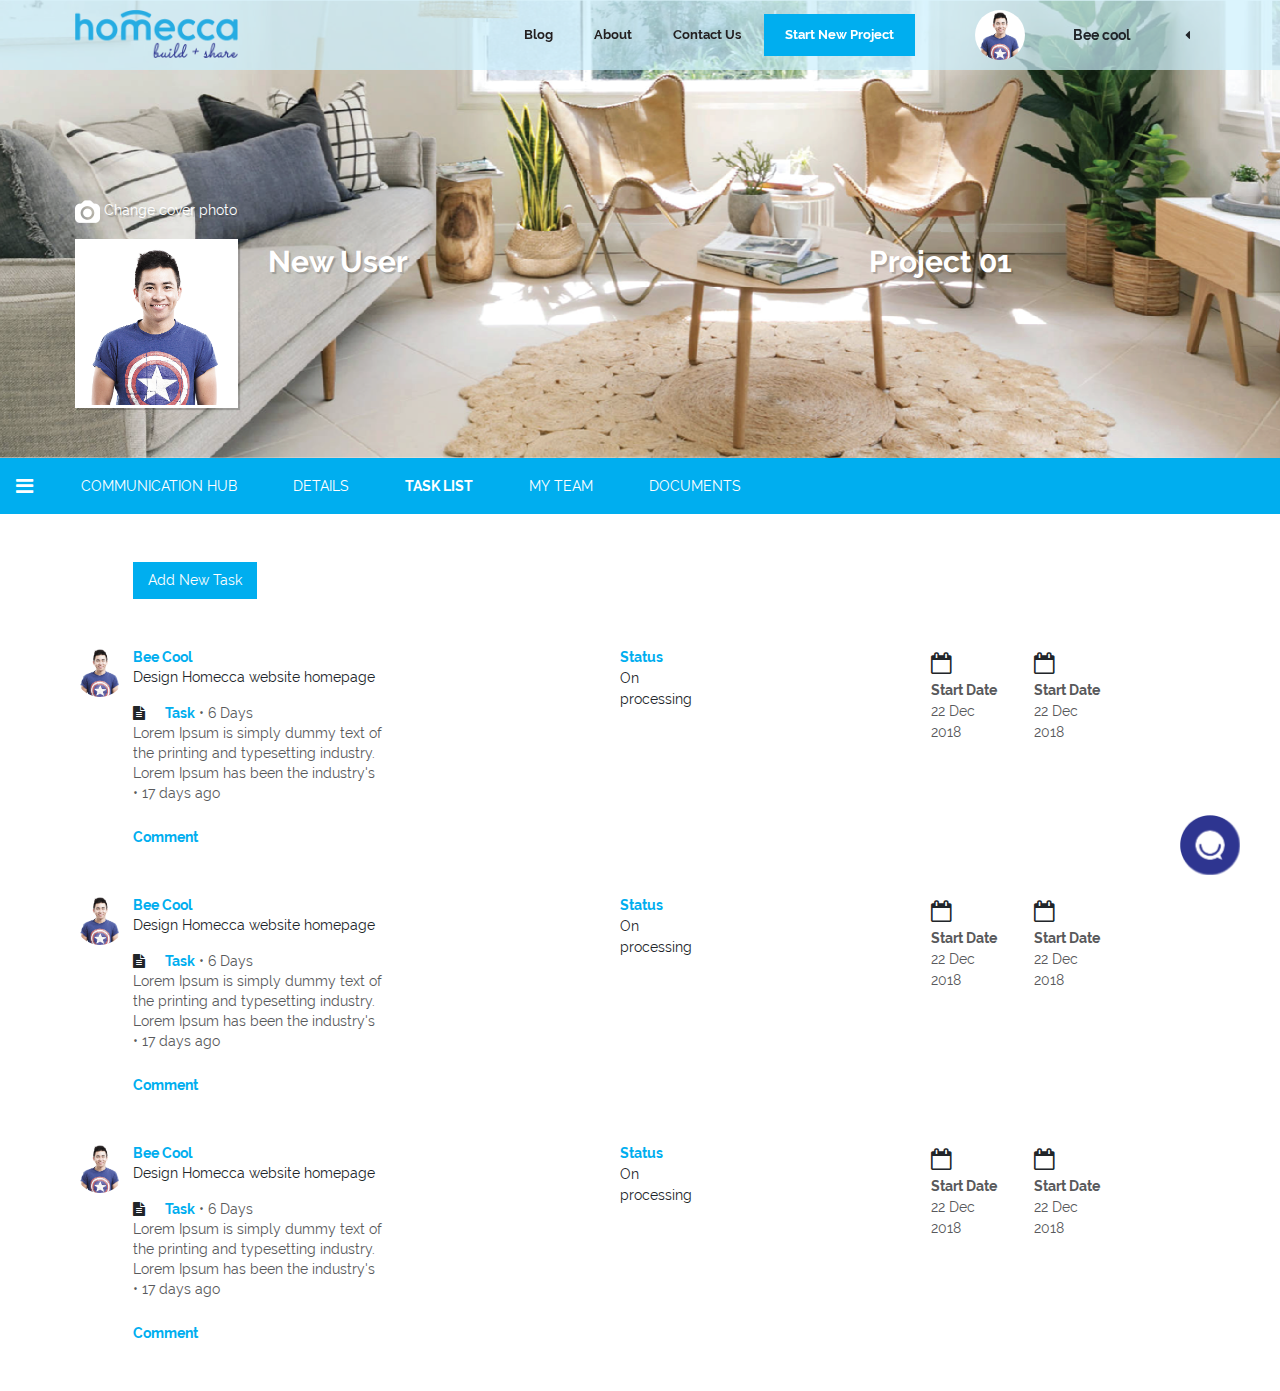
<file: task-list.html>
<!doctype html>
<!--[if lt IE 7]>
<html class="no-js lt-ie9 lt-ie8 lt-ie7" lang=""> <![endif]-->
<!--[if IE 7]>
<html class="no-js lt-ie9 lt-ie8" lang=""> <![endif]-->
<!--[if IE 8]>
<html class="no-js lt-ie9" lang=""> <![endif]-->
<!--[if gt IE 8]><!-->
<html class="no-js" lang=""> <!--<![endif]-->
<head>
    <meta charset="utf-8">
    <meta http-equiv="X-UA-Compatible" content="IE=edge,chrome=1">
    <title>CCA website</title>
    <meta name="description" content="">
    <meta name="viewport" content="width=device-width, initial-scale=1">

    <link rel="stylesheet" href="assets/css/normalize.min.css">
    <link rel="stylesheet" href="assets/css/bootstrap.min.css">
    <link rel="stylesheet" href="assets/css/font-awesome.min.css"> <!--Icon symbol-->
    <!--<link rel="stylesheet" href="assets/css/animate.min.css">-->
    <link rel="stylesheet" href="assets/css/owl.carousel.min.css"> <!--Slider-->
    <link rel="stylesheet" href="assets/css/owl.theme.default.min.css"> <!--Slider-->
    <link rel="stylesheet" href="assets/css/aos.css"> <!--Animation-->
    <link rel="stylesheet" href="assets/css/jquery.fancybox.min.css"> <!--Popup video-->
    <link rel="stylesheet" href="assets/css/main.css"> <!--Custom css-->

    <script src="assets/js/vendor/modernizr-2.8.3-respond-1.4.2.min.js"></script>
</head>
<body>
<div class="overlay_menu"></div>
<div class="menu_mobile d-block d-md-none bg-blue">
    <div class="d-flex h-100 justify-content-center flex-column">
        <ul>
            <li><a href="">Blog</a></li>
            <li><a href="">About</a></li>
            <li><a href="">Contact Us</a></li>
            <li><a href="new-project-1.html">Start New Project</a></li>
        </ul>
    </div>
</div>
<header id="header_site" class="fixed-top bg-gray">
    <div class="container">
        <div class="row">
            <div class="col-md-2 col-6">
                <a href="index.html">
                    <img src="assets/images/logodashboard.png" class="img-fluid" alt="">
                </a>
            </div>
            <div class="col-md-7 d-none d-md-block">
                <div class="d-flex align-items-center h-100 justify-content-end">
                    <ul class="m-0 list-inline ff-bold fs-13">
                        <li class="list-inline-item"><a href="">Blog</a></li>
                        <li class="list-inline-item"><a href="">About</a></li>
                        <li class="list-inline-item"><a href="">Contact Us</a></li>
                    </ul>
                    <a href="new-project-1.html" class="btn btn-blue ml-2 fs-13 ff-bold">Start New Project</a>
                </div>
            </div>
            <div class="col-6 d-block d-md-none">
                <div class="d-flex h-100 justify-content-center text-right fs-60 flex-column">
                    <a href="javascript:;" class="cl-blue menu-mobile">
                        <i class="fa fa-bars" aria-hidden="true"></i>
                    </a>
                </div>
            </div>
            <div class="col-md-3 d-none d-md-block">
                <div class="d-flex menu_user align-items-center h-100 mt-3 mt-md-0">
                    <div class="user avt_circle">
                        <a href="">
                            <img src="assets/images/avt.png" class="img-fluid rounded" alt="">
                        </a>
                    </div>
                    <span class="ff-bold ml-5">Bee cool</span>
                    <ul class="sub_menu list-unstyled">
                        <li><a href="pro-profile.html"><img src="assets/images/profileicon.svg" class="img-fluid"
                                                            alt="">My Profile</a>
                        </li>
                        <li><a href="project.html"><img src="assets/images/projecticon.svg" class="img-fluid" alt="">My
                            Project</a>
                        </li>
                        <li><a href=""><img src="assets/images/teamicon.svg" class="img-fluid" alt="">My Team</a></li>
                        <li><a href="document.html"><img src="assets/images/documenticon.svg" class="img-fluid" alt="">My
                            Document</a></li>
                        <li><a href=""><img src="assets/images/messagesicon.svg" class="img-fluid" alt="">My
                            Messages</a></li>
                        <li><a href=""><img src="assets/images/logouticon.svg" class="img-fluid" alt="">Logout</a></li>
                    </ul>
                </div>

            </div>
        </div>
    </div>
</header>
<div class="cover-dashboard">
    <div class="cover-profile">
        <img src="assets/images/cover.png" class="img-fluid" alt="">
    </div>
    <div class="container">
        <a href="" class="text-white mb-3 d-inline-block">
            <img src="assets/images/photo.png" class="img-fluid w20" alt=""> Change cover photo
        </a>
        <div class="row">
            <div class="col-md-2 col-6">
                <div class="avatar img-square">
                    <img src="assets/images/avt.png" class="img-fluid" alt="">
                </div>
            </div>
            <div class="col-md-8 mt-3 mt-md-0">
                <div class="row">
                    <div class="col-6">
                        <div class="text-white d-flex h-100 align-items-center ff-bold fs-34">
                            New User
                        </div>
                    </div>
                    <div class="col-6">
                        <div class="text-white d-flex h-100 align-items-center justify-content-end ff-bold fs-34">
                            Project 01
                        </div>
                    </div>
                </div>
            </div>

            <div class="col-md-2"></div>
        </div>
    </div>
</div>
<div class="menu_second">
    <nav class="navbar navbar-expand-lg bg-blue">
        <a class="navbar-brand" href="javascript:;"><i class="fa fa-bars" aria-hidden="true"></i></a>

        <button class="navbar-toggler" type="button" data-toggle="collapse" data-target="#navbarSupportedContent"
                aria-controls="navbarSupportedContent" aria-expanded="false" aria-label="Toggle navigation">
            <i class="fa fa-bars" aria-hidden="true"></i>
        </button>

        <div class="collapse navbar-collapse" id="navbarSupportedContent">
            <ul class="navbar-nav mr-auto">
                <li class="nav-item">
                    <a class="nav-link" href="communication.html">COMMUNICATION HUB</a>
                </li>
                <li class="nav-item">
                    <a class="nav-link" href="project-detail.html">DETAILS</a>
                </li>
                <li class="nav-item active">
                    <a class="nav-link" href="task-list.html">TASK LIST</a>
                </li>
                <li class="nav-item">
                    <a class="nav-link" href="#">MY TEAM</a>
                </li>
                <li class="nav-item">
                    <a class="nav-link" href="document.html">DOCUMENTS</a>
                </li>
            </ul>
        </div>
    </nav>
</div>
<div class="content-work">
    <div class="container">
        <div class="row">
            <div class="col-md-11">
                <div class="mt-5">
                    <a href="" class="btn btn-sm mb-5 ml-custom btn-blue">Add New Task</a>
                    <div class="task-item mb-5">
                        <div class="row justify-content-between">
                            <div class="col-md-4">
                                <div class="detail-task d-flex">
                                    <div class="avt avt_circle w50 mr-2">
                                        <img src="assets/images/avt.png" class="img-fluid" alt="">
                                    </div>
                                    <div class="info">
                                        <div class="title cl-blue ff-bold">
                                            Bee Cool
                                        </div>
                                        <p>Design Homecca website homepage</p>
                                        <i class="fa fa-file-text" aria-hidden="true"></i> <span class="ml-3 ff-bold cl-blue">Task</span> <span class="cl-gray">• 6 Days</span>
                                        <div class="cl-gray">Lorem Ipsum is simply dummy text of the printing and typesetting industry. Lorem Ipsum has been the industry's</div>
                                        <div class="time cl-gray mb-4">• 17 days ago</div>
                                        <div class="comment">
                                            <a href="" class="cl-blue ff-bold">Comment</a>
                                        </div>
                                    </div>
                                </div>
                            </div>
                            <div class="col-md-2">
                                <div class="ml-custom">
                                    <div class="cl-blue ff-bold">
                                        Status
                                    </div>
                                    <div class="status">
                                        On processing
                                    </div>
                                </div>
                            </div>
                            <div class="col-md-3">
                                <div class="ml-custom">
                                    <div class="row">
                                        <div class="col-md-6">
                                            <div class="fs-22">
                                                <i class="fa fa-calendar-o" aria-hidden="true"></i>
                                            </div>
                                            <div class="ff-bold cl-gray">Start Date</div>
                                            <div class="cl-gray">22 Dec 2018</div>
                                        </div>
                                        <div class="col-md-6">
                                            <div class="fs-22">
                                                <i class="fa fa-calendar-o" aria-hidden="true"></i>
                                            </div>
                                            <div class="ff-bold cl-gray">Start Date</div>
                                            <div class="cl-gray">22 Dec 2018</div>
                                        </div>
                                    </div>
                                </div>
                            </div>
                        </div>
                    </div>
                    <div class="task-item mb-5">
                        <div class="row justify-content-between">
                            <div class="col-md-4">
                                <div class="detail-task d-flex">
                                    <div class="avt avt_circle w50 mr-2">
                                        <img src="assets/images/avt.png" class="img-fluid" alt="">
                                    </div>
                                    <div class="info">
                                        <div class="title cl-blue ff-bold">
                                            Bee Cool
                                        </div>
                                        <p>Design Homecca website homepage</p>
                                        <i class="fa fa-file-text" aria-hidden="true"></i> <span class="ml-3 ff-bold cl-blue">Task</span> <span class="cl-gray">• 6 Days</span>
                                        <div class="cl-gray">Lorem Ipsum is simply dummy text of the printing and typesetting industry. Lorem Ipsum has been the industry's</div>
                                        <div class="time cl-gray mb-4">• 17 days ago</div>
                                        <div class="comment">
                                            <a href="" class="cl-blue ff-bold">Comment</a>
                                        </div>
                                    </div>
                                </div>
                            </div>
                            <div class="col-md-2">
                                <div class="ml-custom">
                                    <div class="cl-blue ff-bold">
                                        Status
                                    </div>
                                    <div class="status">
                                        On processing
                                    </div>
                                </div>
                            </div>
                            <div class="col-md-3">
                                <div class="ml-custom">
                                    <div class="row">
                                        <div class="col-md-6">
                                            <div class="fs-22">
                                                <i class="fa fa-calendar-o" aria-hidden="true"></i>
                                            </div>
                                            <div class="ff-bold cl-gray">Start Date</div>
                                            <div class="cl-gray">22 Dec 2018</div>
                                        </div>
                                        <div class="col-md-6">
                                            <div class="fs-22">
                                                <i class="fa fa-calendar-o" aria-hidden="true"></i>
                                            </div>
                                            <div class="ff-bold cl-gray">Start Date</div>
                                            <div class="cl-gray">22 Dec 2018</div>
                                        </div>
                                    </div>
                                </div>

                            </div>
                        </div>
                    </div>
                    <div class="task-item mb-5">
                        <div class="row justify-content-between">
                            <div class="col-md-4">
                                <div class="detail-task d-flex">
                                    <div class="avt avt_circle w50 mr-2">
                                        <img src="assets/images/avt.png" class="img-fluid" alt="">
                                    </div>
                                    <div class="info">
                                        <div class="title cl-blue ff-bold">
                                            Bee Cool
                                        </div>
                                        <p>Design Homecca website homepage</p>
                                        <i class="fa fa-file-text" aria-hidden="true"></i> <span class="ml-3 ff-bold cl-blue">Task</span> <span class="cl-gray">• 6 Days</span>
                                        <div class="cl-gray">Lorem Ipsum is simply dummy text of the printing and typesetting industry. Lorem Ipsum has been the industry's</div>
                                        <div class="time cl-gray mb-4">• 17 days ago</div>
                                        <div class="comment">
                                            <a href="" class="cl-blue ff-bold">Comment</a>
                                        </div>
                                    </div>
                                </div>
                            </div>
                            <div class="col-md-2">
                                <div class="ml-custom">
                                    <div class="cl-blue ff-bold">
                                        Status
                                    </div>
                                    <div class="status">
                                        On processing
                                    </div>
                                </div>
                            </div>
                            <div class="col-md-3">
                                <div class="ml-custom">
                                    <div class="row">
                                        <div class="col-md-6">
                                            <div class="fs-22">
                                                <i class="fa fa-calendar-o" aria-hidden="true"></i>
                                            </div>
                                            <div class="ff-bold cl-gray">Start Date</div>
                                            <div class="cl-gray">22 Dec 2018</div>
                                        </div>
                                        <div class="col-md-6">
                                            <div class="fs-22">
                                                <i class="fa fa-calendar-o" aria-hidden="true"></i>
                                            </div>
                                            <div class="ff-bold cl-gray">Start Date</div>
                                            <div class="cl-gray">22 Dec 2018</div>
                                        </div>
                                    </div>
                                </div>

                            </div>
                        </div>
                    </div>
                </div>
            </div>
        </div>


    </div>
</div>
<!--End .content_dashboard-->

<div class="chat_online">
    <img src="assets/images/chaticon.png" class="img-fluid" alt="">
</div>
<!--Chat icon-->
<!-- jQuery (necessary for Bootstrap's JavaScript plugins) -->
<script src="https://ajax.googleapis.com/ajax/libs/jquery/3.2.1/jquery.min.js"></script>
<!-- Include all compiled plugins (below), or include individual files as needed -->
<script type="text/javascript" src="assets/js/bootstrap.bundle.min.js"></script>
<script type="text/javascript" src="assets/js/owl.carousel.min.js"></script> <!--Slider-->
<script type="text/javascript" src="assets/js/aos.js"></script> <!--Animation-->
<script type="text/javascript" src="assets/js/jquery.fancybox.min.js"></script> <!--Popup video-->
<script type="text/javascript" src="assets/js/main.js"></script> <!--Custom js-->
</body>
</html>
</file>
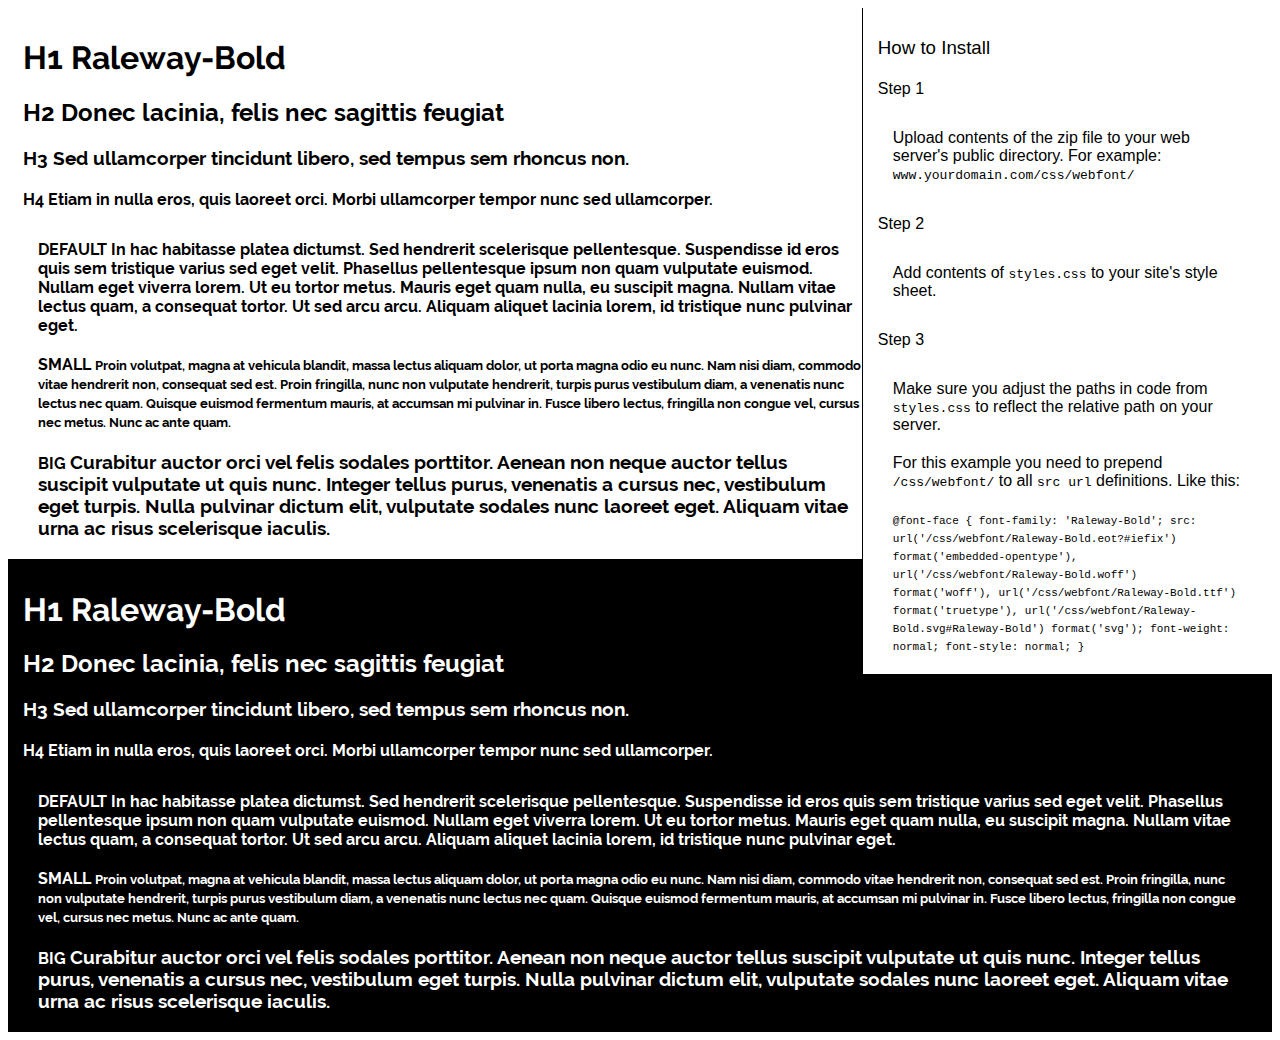
<file: assets/fonts/Raleway-Bold/preview.html>
<!DOCTYPE html>
<html>
<head>
<title>
Raleway-Bold
 - Web font preview
</title>
<style type='text/css'>

@font-face {
  font-family: 'Raleway-Bold';
  src: url('Raleway-Bold.eot?#iefix') format('embedded-opentype'),  url('Raleway-Bold.woff') format('woff'), url('Raleway-Bold.ttf')  format('truetype'), url('Raleway-Bold.svg#Raleway-Bold') format('svg');
  font-weight: normal;
  font-style: normal;
}

body { font-family: 'Raleway-Bold' !important; }
h1, h2, h3, h4 { font-weight: normal; }
.reg { color:black; background:white; }
.inverse { color:white; background:black; }
div { padding: 10px 15px; }
.right { background:white; width:30%; float: right; font-family: sans-serif; border: 1px solid black; border-width: 0 0 1px 1px;}
</style>
</head>
<body>
<div class='right'>
<h3>How to Install</h3>
<h4>Step 1</h4>
<div>
Upload contents of the zip file to your web server's public directory. For example:
<code>www.yourdomain.com/css/webfont/</code>
</div>
<h4>Step 2</h4>
<div>
Add contents of
<code>styles.css</code>
to your site's style sheet.
</div>
<h4>Step 3</h4>
<div>
Make sure you adjust the paths in code from
<code>styles.css</code>
to reflect the relative path on your server.
</div>
<div>
For this example you need to prepend
<code>/css/webfont/</code>
to all
<code>src url</code>
definitions. Like this:
</div>
<div>
<code style='font-size:11px;'>@font-face {
  font-family: 'Raleway-Bold';
  src: url('/css/webfont/Raleway-Bold.eot?#iefix') format('embedded-opentype'),  url('/css/webfont/Raleway-Bold.woff') format('woff'), url('/css/webfont/Raleway-Bold.ttf')  format('truetype'), url('/css/webfont/Raleway-Bold.svg#Raleway-Bold') format('svg');
  font-weight: normal;
  font-style: normal;
}</code>
</div>
</div>
<div class='reg'>
<h1>
H1
Raleway-Bold
</h1>
<h2>
H2
Donec lacinia, felis nec sagittis feugiat
</h2>
<h3>
H3
Sed ullamcorper tincidunt libero, sed tempus sem rhoncus non.
</h3>
<h4>
H4
Etiam in nulla eros, quis laoreet orci. Morbi ullamcorper tempor nunc sed ullamcorper.
</h4>
<div>
DEFAULT
In hac habitasse platea dictumst. Sed hendrerit scelerisque pellentesque. Suspendisse id eros quis sem tristique varius sed eget velit. Phasellus pellentesque ipsum non quam vulputate euismod. Nullam eget viverra lorem. Ut eu tortor metus. Mauris eget quam nulla, eu suscipit magna. Nullam vitae lectus quam, a consequat tortor. Ut sed arcu arcu. Aliquam aliquet lacinia lorem, id tristique nunc pulvinar eget.
</div>
<div>
SMALL
<small>
Proin volutpat, magna at vehicula blandit, massa lectus aliquam dolor, ut porta magna odio eu nunc. Nam nisi diam, commodo vitae hendrerit non, consequat sed est. Proin fringilla, nunc non vulputate hendrerit, turpis purus vestibulum diam, a venenatis nunc lectus nec quam. Quisque euismod fermentum mauris, at accumsan mi pulvinar in. Fusce libero lectus, fringilla non congue vel, cursus nec metus. Nunc ac ante quam.
</small>
</div>
<div>
BIG
<big>
Curabitur auctor orci vel felis sodales porttitor. Aenean non neque auctor tellus suscipit vulputate ut quis nunc. Integer tellus purus, venenatis a cursus nec, vestibulum eget turpis. Nulla pulvinar dictum elit, vulputate sodales nunc laoreet eget. Aliquam vitae urna ac risus scelerisque iaculis.
</big>
</div>

</div>
<div class='inverse'>
<h1>
H1
Raleway-Bold
</h1>
<h2>
H2
Donec lacinia, felis nec sagittis feugiat
</h2>
<h3>
H3
Sed ullamcorper tincidunt libero, sed tempus sem rhoncus non.
</h3>
<h4>
H4
Etiam in nulla eros, quis laoreet orci. Morbi ullamcorper tempor nunc sed ullamcorper.
</h4>
<div>
DEFAULT
In hac habitasse platea dictumst. Sed hendrerit scelerisque pellentesque. Suspendisse id eros quis sem tristique varius sed eget velit. Phasellus pellentesque ipsum non quam vulputate euismod. Nullam eget viverra lorem. Ut eu tortor metus. Mauris eget quam nulla, eu suscipit magna. Nullam vitae lectus quam, a consequat tortor. Ut sed arcu arcu. Aliquam aliquet lacinia lorem, id tristique nunc pulvinar eget.
</div>
<div>
SMALL
<small>
Proin volutpat, magna at vehicula blandit, massa lectus aliquam dolor, ut porta magna odio eu nunc. Nam nisi diam, commodo vitae hendrerit non, consequat sed est. Proin fringilla, nunc non vulputate hendrerit, turpis purus vestibulum diam, a venenatis nunc lectus nec quam. Quisque euismod fermentum mauris, at accumsan mi pulvinar in. Fusce libero lectus, fringilla non congue vel, cursus nec metus. Nunc ac ante quam.
</small>
</div>
<div>
BIG
<big>
Curabitur auctor orci vel felis sodales porttitor. Aenean non neque auctor tellus suscipit vulputate ut quis nunc. Integer tellus purus, venenatis a cursus nec, vestibulum eget turpis. Nulla pulvinar dictum elit, vulputate sodales nunc laoreet eget. Aliquam vitae urna ac risus scelerisque iaculis.
</big>
</div>

</div>
</body>
</html>
</file>
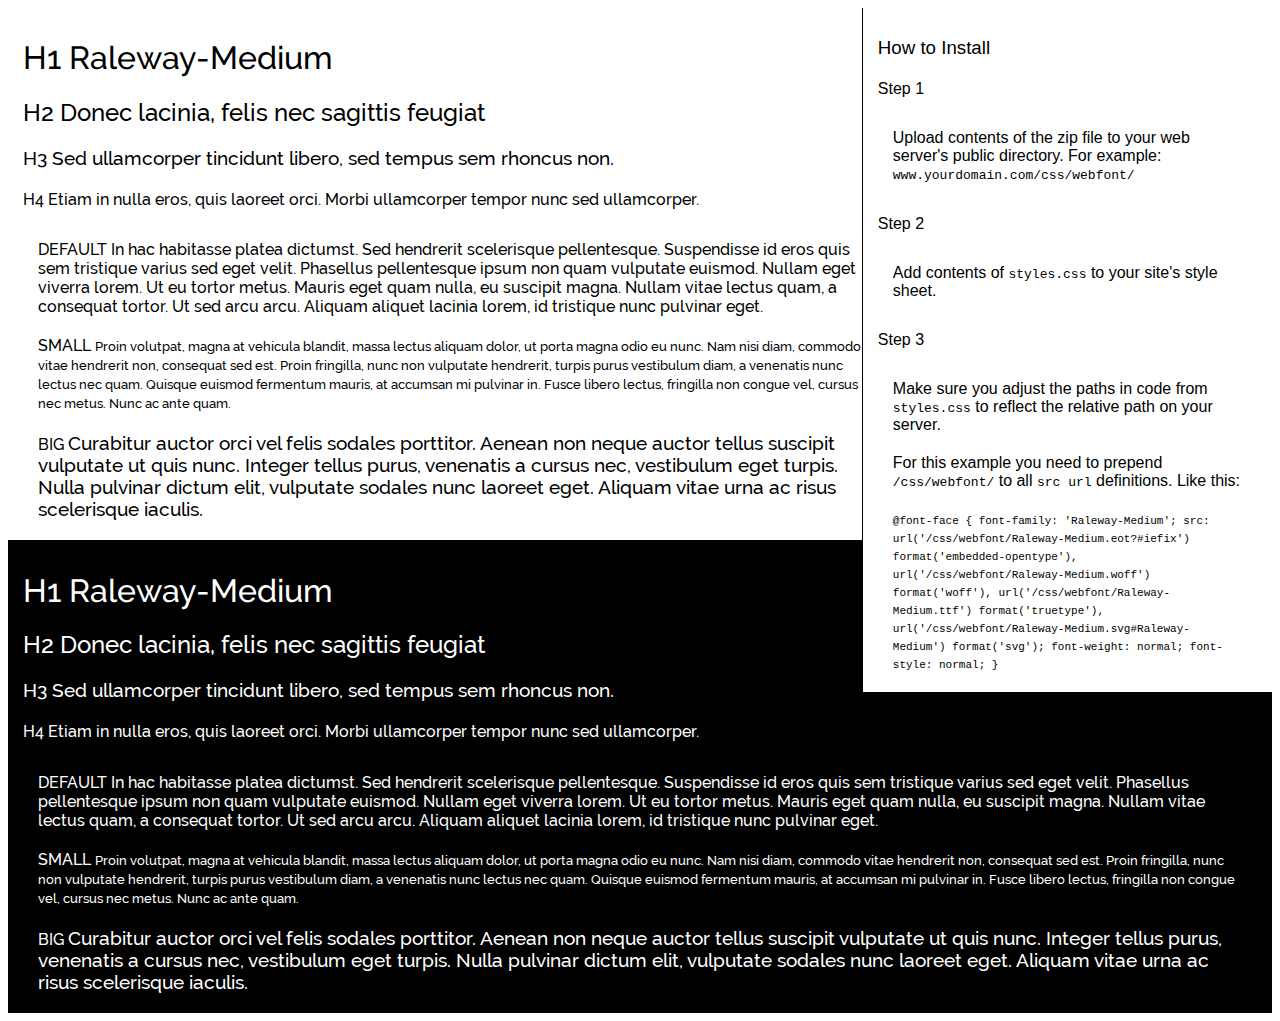
<file: assets/fonts/Raleway-Medium/preview.html>
<!DOCTYPE html>
<html>
<head>
<title>
Raleway-Medium
 - Web font preview
</title>
<style type='text/css'>

@font-face {
  font-family: 'Raleway-Medium';
  src: url('Raleway-Medium.eot?#iefix') format('embedded-opentype'),  url('Raleway-Medium.woff') format('woff'), url('Raleway-Medium.ttf')  format('truetype'), url('Raleway-Medium.svg#Raleway-Medium') format('svg');
  font-weight: normal;
  font-style: normal;
}

body { font-family: 'Raleway-Medium' !important; }
h1, h2, h3, h4 { font-weight: normal; }
.reg { color:black; background:white; }
.inverse { color:white; background:black; }
div { padding: 10px 15px; }
.right { background:white; width:30%; float: right; font-family: sans-serif; border: 1px solid black; border-width: 0 0 1px 1px;}
</style>
</head>
<body>
<div class='right'>
<h3>How to Install</h3>
<h4>Step 1</h4>
<div>
Upload contents of the zip file to your web server's public directory. For example:
<code>www.yourdomain.com/css/webfont/</code>
</div>
<h4>Step 2</h4>
<div>
Add contents of
<code>styles.css</code>
to your site's style sheet.
</div>
<h4>Step 3</h4>
<div>
Make sure you adjust the paths in code from
<code>styles.css</code>
to reflect the relative path on your server.
</div>
<div>
For this example you need to prepend
<code>/css/webfont/</code>
to all
<code>src url</code>
definitions. Like this:
</div>
<div>
<code style='font-size:11px;'>@font-face {
  font-family: 'Raleway-Medium';
  src: url('/css/webfont/Raleway-Medium.eot?#iefix') format('embedded-opentype'),  url('/css/webfont/Raleway-Medium.woff') format('woff'), url('/css/webfont/Raleway-Medium.ttf')  format('truetype'), url('/css/webfont/Raleway-Medium.svg#Raleway-Medium') format('svg');
  font-weight: normal;
  font-style: normal;
}</code>
</div>
</div>
<div class='reg'>
<h1>
H1
Raleway-Medium
</h1>
<h2>
H2
Donec lacinia, felis nec sagittis feugiat
</h2>
<h3>
H3
Sed ullamcorper tincidunt libero, sed tempus sem rhoncus non.
</h3>
<h4>
H4
Etiam in nulla eros, quis laoreet orci. Morbi ullamcorper tempor nunc sed ullamcorper.
</h4>
<div>
DEFAULT
In hac habitasse platea dictumst. Sed hendrerit scelerisque pellentesque. Suspendisse id eros quis sem tristique varius sed eget velit. Phasellus pellentesque ipsum non quam vulputate euismod. Nullam eget viverra lorem. Ut eu tortor metus. Mauris eget quam nulla, eu suscipit magna. Nullam vitae lectus quam, a consequat tortor. Ut sed arcu arcu. Aliquam aliquet lacinia lorem, id tristique nunc pulvinar eget.
</div>
<div>
SMALL
<small>
Proin volutpat, magna at vehicula blandit, massa lectus aliquam dolor, ut porta magna odio eu nunc. Nam nisi diam, commodo vitae hendrerit non, consequat sed est. Proin fringilla, nunc non vulputate hendrerit, turpis purus vestibulum diam, a venenatis nunc lectus nec quam. Quisque euismod fermentum mauris, at accumsan mi pulvinar in. Fusce libero lectus, fringilla non congue vel, cursus nec metus. Nunc ac ante quam.
</small>
</div>
<div>
BIG
<big>
Curabitur auctor orci vel felis sodales porttitor. Aenean non neque auctor tellus suscipit vulputate ut quis nunc. Integer tellus purus, venenatis a cursus nec, vestibulum eget turpis. Nulla pulvinar dictum elit, vulputate sodales nunc laoreet eget. Aliquam vitae urna ac risus scelerisque iaculis.
</big>
</div>

</div>
<div class='inverse'>
<h1>
H1
Raleway-Medium
</h1>
<h2>
H2
Donec lacinia, felis nec sagittis feugiat
</h2>
<h3>
H3
Sed ullamcorper tincidunt libero, sed tempus sem rhoncus non.
</h3>
<h4>
H4
Etiam in nulla eros, quis laoreet orci. Morbi ullamcorper tempor nunc sed ullamcorper.
</h4>
<div>
DEFAULT
In hac habitasse platea dictumst. Sed hendrerit scelerisque pellentesque. Suspendisse id eros quis sem tristique varius sed eget velit. Phasellus pellentesque ipsum non quam vulputate euismod. Nullam eget viverra lorem. Ut eu tortor metus. Mauris eget quam nulla, eu suscipit magna. Nullam vitae lectus quam, a consequat tortor. Ut sed arcu arcu. Aliquam aliquet lacinia lorem, id tristique nunc pulvinar eget.
</div>
<div>
SMALL
<small>
Proin volutpat, magna at vehicula blandit, massa lectus aliquam dolor, ut porta magna odio eu nunc. Nam nisi diam, commodo vitae hendrerit non, consequat sed est. Proin fringilla, nunc non vulputate hendrerit, turpis purus vestibulum diam, a venenatis nunc lectus nec quam. Quisque euismod fermentum mauris, at accumsan mi pulvinar in. Fusce libero lectus, fringilla non congue vel, cursus nec metus. Nunc ac ante quam.
</small>
</div>
<div>
BIG
<big>
Curabitur auctor orci vel felis sodales porttitor. Aenean non neque auctor tellus suscipit vulputate ut quis nunc. Integer tellus purus, venenatis a cursus nec, vestibulum eget turpis. Nulla pulvinar dictum elit, vulputate sodales nunc laoreet eget. Aliquam vitae urna ac risus scelerisque iaculis.
</big>
</div>

</div>
</body>
</html>
</file>
<file: assets/css/main.css>
@font-face {
  font-family: 'Raleway-Bold';
  src: url("../fonts/Raleway-Bold/Raleway-Bold.eot?#iefix") format("embedded-opentype"), url("../fonts/Raleway-Bold/Raleway-Bold.woff") format("woff"), url("../fonts/Raleway-Bold/Raleway-Bold.ttf") format("truetype"), url("../fonts/Raleway-Bold/Raleway-Bold.svg#Raleway-Bold") format("svg");
  font-weight: normal;
  font-style: normal; }
@font-face {
  font-family: 'Raleway-Medium';
  src: url("../fonts/Raleway-Medium/Raleway-Medium.eot?#iefix") format("embedded-opentype"), url("../fonts/Raleway-Medium/Raleway-Medium.woff") format("woff"), url("../fonts/Raleway-Medium/Raleway-Medium.ttf") format("truetype"), url("../fonts/Raleway-Medium/Raleway-Medium.svg#Raleway-Medium") format("svg");
  font-weight: normal;
  font-style: normal; }
@font-face {
  font-family: 'Raleway-Regular';
  src: url("../fonts/Raleway-Regular/Raleway-Regular.eot?#iefix") format("embedded-opentype"), url("../fonts/Raleway-Regular/Raleway-Regular.woff") format("woff"), url("../fonts/Raleway-Regular/Raleway-Regular.ttf") format("truetype"), url("../fonts/Raleway-Regular/Raleway-Regular.svg#Raleway-Regular") format("svg");
  font-weight: normal;
  font-style: normal; }
@media (min-width: 1024px) {
  .container {
    min-width: calc(100% - 120px); }

  .col-md-2ct {
    -ms-flex: 0 0 calc(16.666667% + 25px);
    flex: 0 0 calc(16.666667% + 25px);
    max-width: calc(16.666667% + 25px); }

  .col-md-8ct {
    -ms-flex: 0 0 calc(66.666667% - 50px);
    flex: 0 0 calc(66.666667% - 50px);
    max-width: calc(66.666667% - 50px); } }
@media (max-width: 767px) {
  .col-md-2ct {
    -ms-flex: 0 0 100%;
    flex: 0 0 100%;
    max-width: 100%; }

  .col-md-8ct {
    -ms-flex: 0 0 100%;
    flex: 0 0 100%;
    max-width: 100%; } }
.bg-blue {
  background: #00aeef; }

.bg-blue2 {
  background: #57caf4; }

.bg-blue3 {
  background: #e5f7fd; }

.ff-bold {
  font-family: 'Raleway-Bold', Arial; }

.ff-medium {
  font-family: 'Raleway-Medium', Arial; }

.ff-regular {
  font-family: 'Raleway-Regular', Arial; }

.fs-10 {
  font-size: 10px; }

.fs-13 {
  font-size: 13px; }

.fs-15 {
  font-size: 15px; }

.fs-18 {
  font-size: 18px; }

.fs-22 {
  font-size: 22px; }

.fs-29 {
  font-size: 25px; }

.fs-34 {
  font-size: 30px; }

.fs-60 {
  font-size: 50px; }

.fs-80 {
  font-size: 70px;
  line-height: 75px; }

.cl-gray {
  color: #58595b; }

.cl-blue {
  color: #00aeef; }

.bg-orange {
  background: #f9aa8e; }

.bg-orange1 {
  background: #feeee8; }

.bg-img {
  position: relative;
  overflow: hidden; }
  .bg-img img {
    position: absolute;
    min-height: 100%;
    object-fit: cover; }

.mb-30 {
  margin-bottom: 30px; }

.col-1p3 {
  width: calc(1 / 3 * 100%);
  float: left; }

.col-2p3 {
  width: calc(2 / 3 * 100%);
  float: left; }

.min-md-100 {
  min-height: 100vh; }

@media (max-width: 767px) {
  .fs-15 {
    font-size: 13px; }

  .fs-18 {
    font-size: 15px;
    margin-bottom: 20px; }

  .fs-22 {
    font-size: 18px; }

  .fs-29 {
    font-size: 20px; }

  .fs-34 {
    font-size: 25px; }

  .fs-60 {
    font-size: 30px; }

  .fs-80 {
    font-size: 35px;
    line-height: 40px; }

  .col-1p3 {
    width: 0;
    float: left; }

  .col-2p3 {
    width: 100%;
    float: left; }

  h2.fs-60 {
    margin: 10px 0 30px; }

  .min-md-100 {
    height: auto;
    min-height: unset; } }
body {
  font-family: 'Raleway-Regular', Arial;
  font-size: 14px; }
  body h1, body h2, body h3, body h4 {
    font-family: 'Raleway-Bold', Arial; }
  body a {
    color: #00aeef;
    text-decoration: none !important;
    outline: none;
    -webkit-transition: all 0.5s ease;
    -moz-transition: all 0.5s ease;
    -ms-transition: all 0.5s ease;
    -o-transition: all 0.5s ease;
    transition: all 0.5s ease; }
    body a:hover, body a:focus, body a:active {
      text-decoration: none !important;
      outline: none; }
  body .form-control {
    border-radius: 0;
    font-size: 13px;
    border: 1px solid #D0D2D3; }
    body .form-control:focus {
      box-shadow: none; }
    body .form-control.b-bottom {
      border-top: none;
      border-left: none;
      border-right: none; }
  body button:focus {
    box-shadow: none;
    outline: none; }
  body .btn {
    border-radius: 0;
    padding: 10px 20px; }
    body .btn:focus {
      box-shadow: none; }
    body .btn.btn-blue {
      background: #00aeef;
      color: #fff; }
    body .btn.btn-white {
      background: #fff;
      border: 1px solid #D0D2D3; }
    body .btn.btn-face {
      background: #475993;
      color: #fff; }
    body .btn.btn-gray {
      background: #58595b;
      color: #fff; }
    body .btn.btn-orange {
      background: #f9aa8e;
      color: #fff; }
    body .btn.btn-sm {
      padding: 8px 15px;
      border: 0; }
  body .border-gray {
    border: 1px solid #D0D2D3; }

#header_site {
  padding: 10px 0;
  background: rgba(0, 0, 0, 0.4); }
  #header_site ul li a {
    color: #fff;
    padding-left: 15px;
    padding-right: 15px; }
  #header_site.bg-gray {
    background: rgba(204, 239, 252, 0.7); }
    #header_site.bg-gray ul li a {
      color: #231f20;
      padding-left: 15px;
      padding-right: 15px; }
  #header_site .menu_user {
    position: relative;
    padding: 0 30px;
    -webkit-transition: all 0.5s ease;
    -moz-transition: all 0.5s ease;
    -ms-transition: all 0.5s ease;
    -o-transition: all 0.5s ease;
    transition: all 0.5s ease; }
    #header_site .menu_user:before {
      position: absolute;
      content: "\f0d9";
      font-family: FontAwesome;
      right: 15px;
      top: 50%;
      -webkit-transform: translateY(-50%);
      -moz-transform: translateY(-50%);
      -ms-transform: translateY(-50%);
      -o-transform: translateY(-50%);
      transform: translateY(-50%); }
    #header_site .menu_user .sub_menu {
      position: absolute;
      width: 100%;
      top: calc(100% + 30px);
      visibility: hidden;
      opacity: 0;
      left: 0;
      background: #00aeef;
      margin: 0;
      padding: 15px 30px;
      -webkit-transition: all 0.5s ease;
      -moz-transition: all 0.5s ease;
      -ms-transition: all 0.5s ease;
      -o-transition: all 0.5s ease;
      transition: all 0.5s ease; }
      #header_site .menu_user .sub_menu li {
        margin: 20px 0; }
        #header_site .menu_user .sub_menu li img {
          width: 30px;
          margin-right: 30px; }
        #header_site .menu_user .sub_menu li a {
          padding: 0;
          font-family: 'Raleway-Medium', Arial;
          color: #fff;
          display: block; }
    #header_site .menu_user:hover {
      background: #00aeef;
      color: #fff; }
      #header_site .menu_user:hover .sub_menu {
        top: 100%;
        visibility: visible;
        opacity: 1; }

.loginform {
  position: fixed;
  z-index: 9;
  background: #fff;
  -webkit-transition: all 0.5s ease;
  -moz-transition: all 0.5s ease;
  -ms-transition: all 0.5s ease;
  -o-transition: all 0.5s ease;
  transition: all 0.5s ease; }
  .loginform.scroll {
    -webkit-transform: translateX(100%);
    -moz-transform: translateX(100%);
    -ms-transform: translateX(100%);
    -o-transform: translateX(100%);
    transform: translateX(100%); }
  @media (max-width: 767px) {
    .loginform {
      position: static; }
      .loginform.scroll {
        -webkit-transform: translateX(0);
        -moz-transform: translateX(0);
        -ms-transform: translateX(0);
        -o-transform: translateX(0);
        transform: translateX(0); } }

.bg_absolute {
  width: 100%;
  height: 100%;
  position: absolute; }

.slidebanner .item {
  height: 100vh; }
  .slidebanner .item img {
    position: absolute;
    width: 100%;
    height: 100%;
    object-fit: cover; }
  .slidebanner .item .meta-content {
    position: absolute;
    color: #fff;
    padding: 0px 60px;
    top: 50%;
    -webkit-transform: translateY(-50%);
    -moz-transform: translateY(-50%);
    -ms-transform: translateY(-50%);
    -o-transform: translateY(-50%);
    transform: translateY(-50%);
    text-shadow: 2px 5px 5px rgba(0, 0, 0, 0.5); }
.slidebanner.owl-theme .owl-nav.disabled + .owl-dots {
  position: absolute;
  bottom: 20px;
  right: 15px; }
  .slidebanner.owl-theme .owl-nav.disabled + .owl-dots .owl-dot span {
    background: #fff; }
  .slidebanner.owl-theme .owl-nav.disabled + .owl-dots .owl-dot:hover span, .slidebanner.owl-theme .owl-nav.disabled + .owl-dots .owl-dot.active span {
    background: #2e3192; }
@media (max-width: 767px) {
  .slidebanner .item .meta-content {
    padding: 0px 30px; } }

.project {
  padding: 100px 0;
  background: url("../images/bg.png") repeat-x left center/auto 100%; }

.scroll_down {
  position: absolute;
  bottom: 25px;
  left: 75px;
  z-index: 999;
  font-size: 24px;
  height: 30px;
  width: 30px;
  border: 2px solid #fff;
  text-align: center;
  border-radius: 50%;
  line-height: 30px; }
  .scroll_down a {
    color: #fff; }
  .scroll_down.cl-blue {
    border: 2px solid #00aeef; }
    .scroll_down.cl-blue a {
      color: #00aeef; }
  @media (max-width: 767px) {
    .scroll_down {
      left: 15px; } }

#footer_site {
  background: #FFF;
  background: -moz-linear-gradient(to bottom, #FFF 20%, #61cdf5 100%);
  background: -webkit-linear-gradient(to bottom, #FFF 20%, #61cdf5 100%);
  background: linear-gradient(to bottom, #FFF 20%, #61cdf5 100%);
  filter: progid:DXImageTransform.Microsoft.gradient(startColorstr='#FFF', endColorstr='#61cdf5', GradientType=1); }
  #footer_site .im_bt img {
    max-width: 50px; }
  #footer_site a {
    color: #000; }
  #footer_site .social a {
    margin: 0 10px; }
  #footer_site .menu_ft a {
    margin: 0 30px; }
  #footer_site .copyright {
    letter-spacing: 2px; }

.chat_online {
  position: fixed;
  bottom: 25px;
  right: 40px;
  width: 60px;
  cursor: pointer;
  z-index: 99; }

.content_dashboard,
.login-content {
  margin-top: 200px;
  margin-bottom: 150px; }
  .content_dashboard .logingg,
  .content_dashboard .loginface,
  .login-content .logingg,
  .login-content .loginface {
    margin: 0 5px; }
    .content_dashboard .logingg img,
    .content_dashboard .loginface img,
    .login-content .logingg img,
    .login-content .loginface img {
      width: 40px; }
  @media (max-width: 767px) {
    .content_dashboard,
    .login-content {
      margin-top: 150px;
      margin-bottom: 50px; } }

.cover-dashboard {
  padding-top: 200px;
  position: relative;
  padding-bottom: 50px;
  text-shadow: 2px 2px 1px rgba(0, 0, 0, 0.2); }
  .cover-dashboard .w20 {
    width: 25px; }
  .cover-dashboard .avatar {
    border: 3px solid #fff;
    box-shadow: 2px 2px 1px rgba(0, 0, 0, 0.2); }
  .cover-dashboard .cover-profile {
    position: absolute;
    top: 0;
    width: 100%;
    height: 100%;
    z-index: -1; }
    .cover-dashboard .cover-profile img {
      width: 100%;
      height: 100%;
      object-fit: cover; }
  @media (max-width: 767px) {
    .cover-dashboard {
      padding-top: 150px; } }

.project_list .project_item {
  position: relative; }
  .project_list .project_item .call_action {
    position: absolute;
    top: 30px;
    left: 10px;
    opacity: 0;
    visibility: hidden;
    -webkit-transition: all 0.5s ease;
    -moz-transition: all 0.5s ease;
    -ms-transition: all 0.5s ease;
    -o-transition: all 0.5s ease;
    transition: all 0.5s ease; }
    .project_list .project_item .call_action a {
      color: #fff;
      font-size: 18px;
      padding: 1px 5px;
      text-align: center;
      display: inline-block;
      border-radius: 5px; }
      .project_list .project_item .call_action a.like {
        background: #00aeef; }
      .project_list .project_item .call_action a.mail {
        background: #2e3192; }
      .project_list .project_item .call_action a.upload {
        background: #f9aa8e; }
  .project_list .project_item:hover .call_action {
    visibility: visible;
    top: 10px;
    opacity: 1; }
  .project_list .project_item .project_info {
    position: absolute;
    bottom: 0;
    width: 80%;
    left: 50%;
    -webkit-transform: translateX(-50%);
    -moz-transform: translateX(-50%);
    -ms-transform: translateX(-50%);
    -o-transform: translateX(-50%);
    transform: translateX(-50%);
    background: #fff;
    border-top-left-radius: 15px;
    border-top-right-radius: 15px; }

.avt_circle {
  position: relative;
  overflow: hidden;
  width: 50px;
  height: 50px;
  border-radius: 50%;
  display: inline-block; }
  .avt_circle.w30 {
    width: 30px;
    height: 30px; }
  .avt_circle img {
    position: absolute;
    width: 100%;
    height: 100%;
    object-fit: cover; }

.progress_bar {
  background: rgba(0, 0, 0, 0.6);
  color: #fff;
  top: 79px;
  position: fixed;
  width: 100%;
  z-index: 999; }
  .progress_bar ul {
    display: flex;
    width: 100%;
    padding: 10px 0;
    margin: 0;
    list-style: none;
    font-size: 16px; }
    .progress_bar ul li {
      width: 100%;
      justify-content: center;
      display: flex;
      font-family: 'Raleway-Regular', Arial; }
      .progress_bar ul li.active {
        font-family: 'Raleway-Bold', Arial; }
  @media (max-width: 767px) {
    .progress_bar {
      top: 66px; } }

.step1,
.step2,
.step3 {
  position: relative; }
  .step1.done:before,
  .step2.done:before,
  .step3.done:before {
    position: absolute;
    content: "\f00c";
    font-family: 'FontAwesome';
    right: 15px;
    top: 50%;
    -webkit-transform: translateY(-50%);
    -moz-transform: translateY(-50%);
    -ms-transform: translateY(-50%);
    -o-transform: translateY(-50%);
    transform: translateY(-50%);
    color: #00aeef;
    font-size: 30px; }
  .step1 .invite,
  .step2 .invite,
  .step3 .invite {
    position: absolute;
    right: 15px;
    top: 25px;
    width: 20px;
    height: 20px;
    line-height: 20px;
    text-align: center;
    border: 1px solid #00aeef;
    border-radius: 50%;
    cursor: pointer; }
  .step1 .remove,
  .step2 .remove,
  .step3 .remove {
    position: absolute;
    right: 15px;
    top: 9px;
    width: 20px;
    height: 20px;
    line-height: 16px;
    text-align: center;
    border: 1px solid #000;
    border-radius: 50%;
    cursor: pointer;
    font-family: Raleway-Regular;
    color: #000;
    font-size: 29px; }

.drag-upload {
  position: relative;
  justify-content: center;
  flex-direction: column;
  border-radius: 3px;
  background-color: #fff;
  font-size: 14px;
  color: #000; }
  .drag-upload input {
    opacity: 0;
    position: absolute;
    width: 100%;
    height: 100%;
    display: block;
    cursor: pointer; }
  .drag-upload .ibenic_file_upload_text {
    background: #eeeeee;
    color: #000;
    padding: 8px 12px;
    border-radius: 0;
    border: 0;
    min-height: 280px;
    display: flex;
    justify-content: center;
    flex-direction: column;
    align-items: center;
    pointer-events: none; }
    .drag-upload .ibenic_file_upload_text .w20 {
      width: 20px; }

.file-upload {
  position: relative;
  justify-content: center;
  flex-direction: column;
  border-radius: 3px;
  background-color: #fff;
  font-size: 14px;
  color: #000;
  margin: 15px auto; }
  .file-upload input {
    opacity: 0;
    position: absolute;
    width: 100%;
    height: 100%;
    display: block;
    cursor: pointer; }
  .file-upload .ibenic_file_upload_text {
    display: inline-block;
    background: #58595b;
    color: #fff;
    padding: 8px 12px;
    border-radius: 0;
    border: 0;
    pointer-events: none; }

.img-square {
  position: relative;
  padding-bottom: 100%;
  overflow: hidden; }
  .img-square img {
    position: absolute;
    width: 100%;
    height: 100%;
    object-fit: cover; }

.menu_second .navbar-brand {
  color: #fff;
  margin-right: 40px; }
.menu_second .navbar-nav .nav-link {
  margin: 0 40px 0 0;
  color: #fff; }
  .menu_second .navbar-nav .nav-link:hover {
    font-family: 'Raleway-Bold', Arial; }
.menu_second .navbar-nav .active .nav-link {
  font-family: 'Raleway-Bold', Arial; }
@media (max-width: 767px) {
  .menu_second .navbar-brand {
    opacity: 0; }
  .menu_second .navbar-toggler {
    background-color: #fff;
    border-radius: 0; } }

.content-work .left-info {
  padding: 30px 0; }
  .content-work .left-info .accordion h2 {
    position: relative; }
    .content-work .left-info .accordion h2:before {
      position: absolute;
      content: "+";
      font-size: 29px;
      font-family: 'Raleway-Regular',Arial;
      width: 20px;
      height: 20px;
      line-height: 20px;
      right: 15px;
      top: 50%;
      -webkit-transform: translateY(-50%);
      -moz-transform: translateY(-50%);
      -ms-transform: translateY(-50%);
      -o-transform: translateY(-50%);
      transform: translateY(-50%);
      border: 1px solid;
      border-radius: 50%;
      text-align: center; }
  .content-work .left-info ul {
    list-style: none; }
    .content-work .left-info ul li {
      position: relative; }
      .content-work .left-info ul li .remove {
        position: absolute;
        font-size: 29px;
        font-family: 'Raleway-Regular',Arial;
        width: 20px;
        height: 20px;
        line-height: 20px;
        color: #fff;
        right: 15px;
        top: 50%;
        -webkit-transform: translateY(-50%) rotate(45deg);
        -moz-transform: translateY(-50%) rotate(45deg);
        -ms-transform: translateY(-50%) rotate(45deg);
        -o-transform: translateY(-50%) rotate(45deg);
        transform: translateY(-50%) rotate(45deg);
        border: 1px solid #fff;
        border-radius: 50%;
        text-align: center;
        opacity: 0;
        visibility: hidden;
        -webkit-transition: all 0.5s ease;
        -moz-transition: all 0.5s ease;
        -ms-transition: all 0.5s ease;
        -o-transition: all 0.5s ease;
        transition: all 0.5s ease;
        cursor: pointer; }
      .content-work .left-info ul li:hover .remove {
        opacity: 1;
        visibility: visible; }
      .content-work .left-info ul li a:hover {
        color: #fff;
        font-family: "Raleway-Bold", Arial; }
  .content-work .left-info a {
    color: #231f20; }
.content-work .right-info .card-header {
  padding: 0; }
.content-work .right-info .slidesidebar.owl-theme .owl-nav [class*=owl-] {
  background: transparent; }
.content-work .right-info .slidesidebar.owl-theme .owl-nav .owl-prev {
  position: absolute;
  left: 10px;
  top: 50%;
  -webkit-transform: translateY(-50%);
  -moz-transform: translateY(-50%);
  -ms-transform: translateY(-50%);
  -o-transform: translateY(-50%);
  transform: translateY(-50%);
  font-size: 30px;
  padding: 0;
  text-shadow: 0 2px 2px rgba(0, 0, 0, 0.5); }
.content-work .right-info .slidesidebar.owl-theme .owl-nav .owl-next {
  position: absolute;
  right: 10px;
  top: 50%;
  -webkit-transform: translateY(-50%);
  -moz-transform: translateY(-50%);
  -ms-transform: translateY(-50%);
  -o-transform: translateY(-50%);
  transform: translateY(-50%);
  font-size: 30px;
  padding: 0;
  text-shadow: 0 2px 2px rgba(0, 0, 0, 0.5); }

.detail_project .content {
  border-bottom: 1px solid #ccc; }
.detail_project .profile {
  border-bottom: 1px solid #ccc;
  margin-bottom: 15px; }

.profile_change #avatar {
  width: 200px;
  height: 200px; }
  .profile_change #avatar img {
    width: 100%;
    height: 100%;
    object-fit: cover; }
.profile_change #cover {
  height: 200px;
  width: 100%; }
  .profile_change #cover img {
    width: 100%;
    height: 100%;
    object-fit: cover; }

.content-area {
  padding: 0 30px; }
  .content-area .date-message {
    position: relative; }
    .content-area .date-message span {
      background: #fff;
      padding: 2px 10px;
      position: relative; }
    .content-area .date-message:before {
      position: absolute;
      content: "";
      width: 100%;
      height: 1px;
      background: #ccc;
      left: 0;
      top: 50%;
      -webkit-transform: translateY(-50%);
      -moz-transform: translateY(-50%);
      -ms-transform: translateY(-50%);
      -o-transform: translateY(-50%);
      transform: translateY(-50%); }
  .content-area .avt {
    flex-shrink: 0; }
    .content-area .avt.w50 {
      width: 40px;
      height: 40px;
      border-radius: 5px;
      position: relative;
      overflow: hidden; }
    .content-area .avt img {
      width: 100%;
      height: 100%;
      object-fit: cover; }
  .content-area .block-content {
    flex: 1 1 auto;
    line-height: 20px;
    min-width: 1px;
    word-wrap: break-word; }
    .content-area .block-content .like {
      clear: both;
      border-radius: 7px;
      border: 1px solid #00aeef;
      display: inline-block;
      padding: 1px 8px; }

.document-item {
  color: #58595b; }
  .document-item .icon {
    flex-shrink: 0;
    width: 40px;
    height: 40px;
    border-radius: 5px;
    position: relative;
    overflow: hidden; }
    .document-item .icon img {
      width: 100%;
      height: 100%;
      object-fit: cover; }
  .document-item .name {
    flex: 1 1 auto;
    line-height: 20px;
    min-width: 1px;
    word-wrap: break-word; }

.content-file {
  position: relative; }
  .content-file .title {
    padding: 0 10px; }
  .content-file .list-file {
    display: -ms-flexbox;
    display: flex;
    -ms-flex-wrap: wrap;
    flex-wrap: wrap; }
    .content-file .list-file .item-file {
      border: 1px solid #eee;
      border-radius: 10px;
      margin: 10px;
      -ms-flex: 0 0 calc(20% - 20px);
      flex: 0 0 calc(20% - 20px);
      max-width: calc(20% - 20px);
      position: relative;
      overflow: hidden; }
      .content-file .list-file .item-file a {
        display: block;
        padding-bottom: 100%;
        color: #000; }
      .content-file .list-file .item-file .dowload {
        position: absolute;
        right: 10px;
        top: 10px; }
      .content-file .list-file .item-file .icon {
        font-size: 50px;
        top: 50%;
        left: 50%;
        position: absolute;
        -webkit-transform: translate(-50%, -50%);
        -moz-transform: translate(-50%, -50%);
        -ms-transform: translate(-50%, -50%);
        -o-transform: translate(-50%, -50%);
        transform: translate(-50%, -50%); }
      .content-file .list-file .item-file .filename {
        bottom: 10px;
        position: absolute;
        left: 10px; }
      .content-file .list-file .item-file:hover a {
        color: #00aeef; }
  .content-file:before {
    position: absolute;
    content: "";
    width: 2px;
    height: 100%;
    background: #eee;
    left: -15px; }
  @media (max-width: 767px) {
    .content-file .list-file .item-file {
      -ms-flex: 0 0 calc(50% - 20px);
      flex: 0 0 calc(50% - 20px);
      max-width: calc(50% - 20px); } }

.detail-task .avt {
  flex-shrink: 0; }
.detail-task .info {
  flex: 1 1 auto;
  line-height: 20px;
  min-width: 1px;
  word-wrap: break-word; }

.ml-custom {
  margin-left: calc(50px + 0.5rem); }

.overlay_menu {
  position: fixed;
  width: 100%;
  height: 100%;
  top: 0;
  right: 0;
  z-index: 998;
  visibility: hidden; }
  .overlay_menu.showmenu {
    visibility: visible; }

.menu_mobile {
  position: fixed;
  width: 70%;
  height: 100vh;
  right: 0;
  top: 0;
  z-index: 999;
  -webkit-transition: all 0.5s ease;
  -moz-transition: all 0.5s ease;
  -ms-transition: all 0.5s ease;
  -o-transition: all 0.5s ease;
  transition: all 0.5s ease;
  -webkit-transform: translateX(100%);
  -moz-transform: translateX(100%);
  -ms-transform: translateX(100%);
  -o-transform: translateX(100%);
  transform: translateX(100%); }
  .menu_mobile ul {
    padding-left: 15px;
    list-style: none; }
    .menu_mobile ul li a {
      padding: 10px 0;
      display: block;
      font-family: 'Raleway-Bold', Arial;
      color: #fff;
      font-size: 20px; }
  .menu_mobile.showmenu {
    -webkit-transform: translateX(0);
    -moz-transform: translateX(0);
    -ms-transform: translateX(0);
    -o-transform: translateX(0);
    transform: translateX(0); }

/*# sourceMappingURL=main.css.map */
</file>
